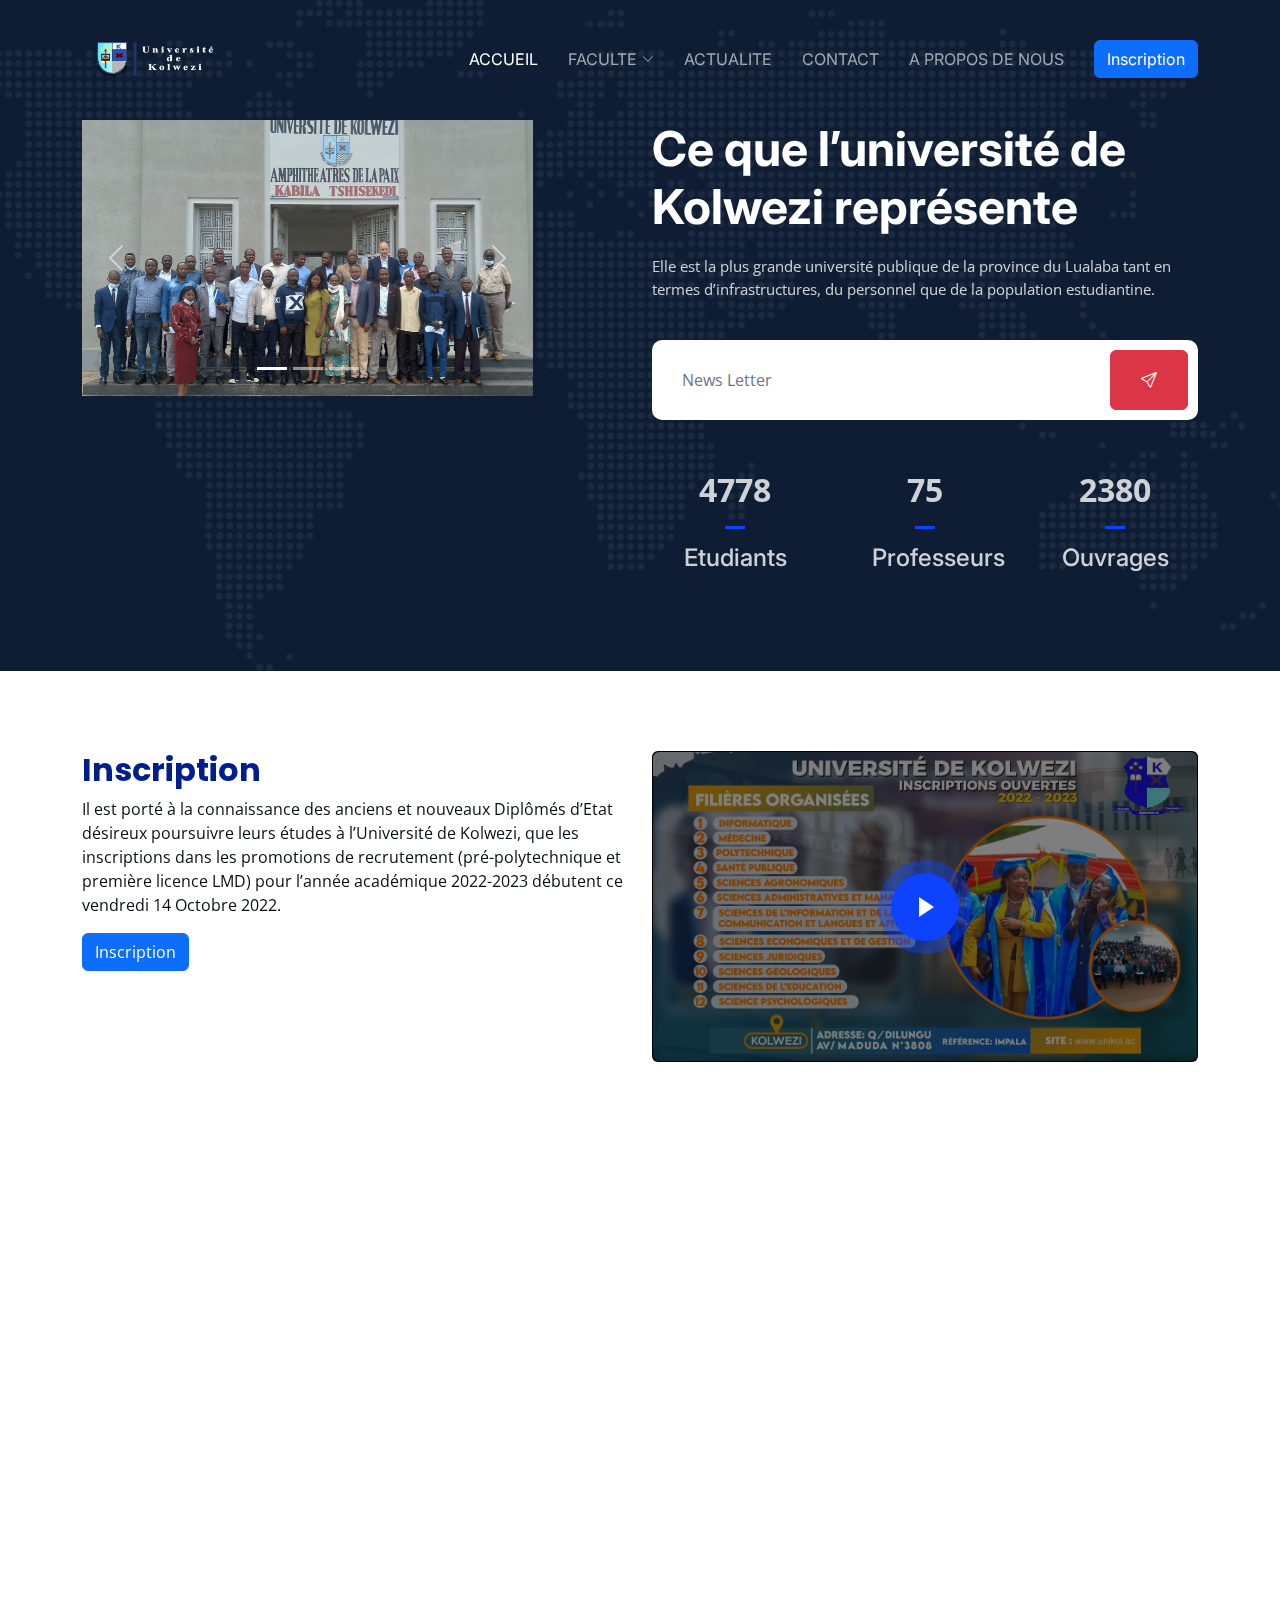
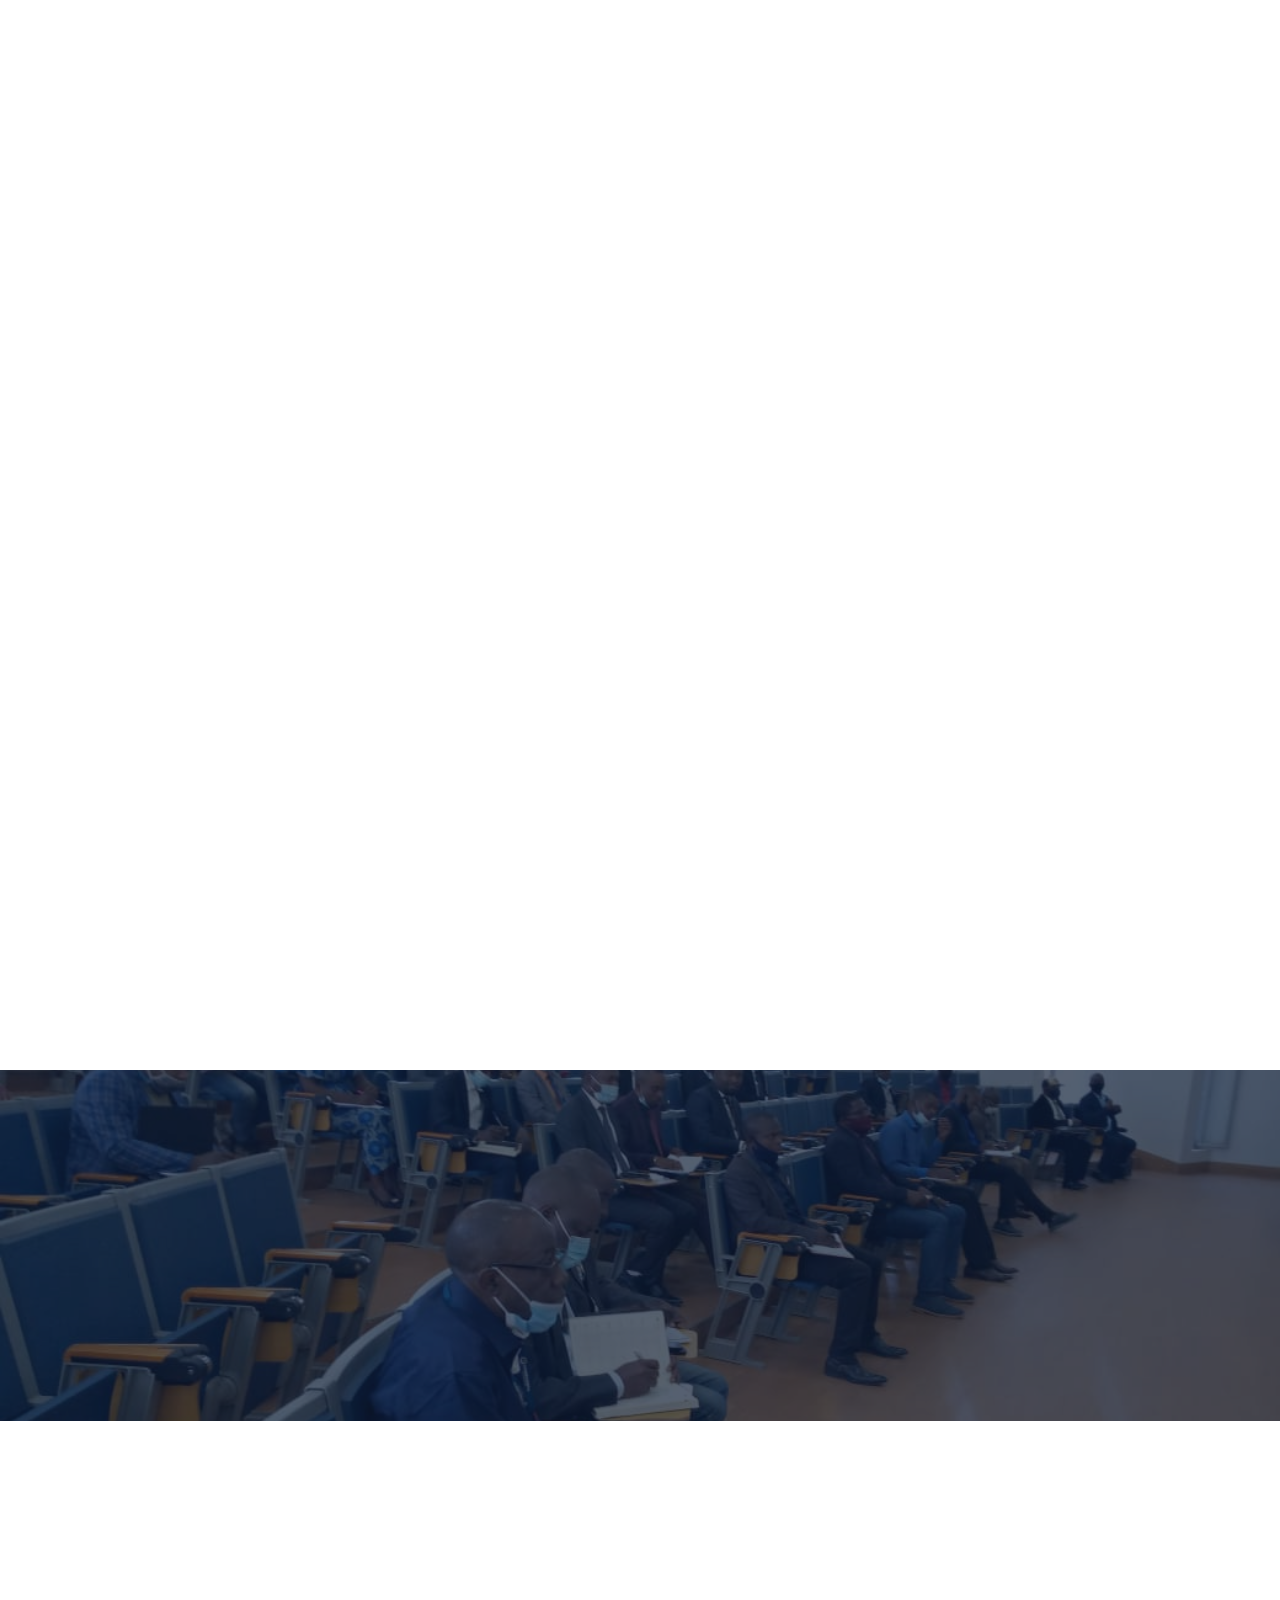
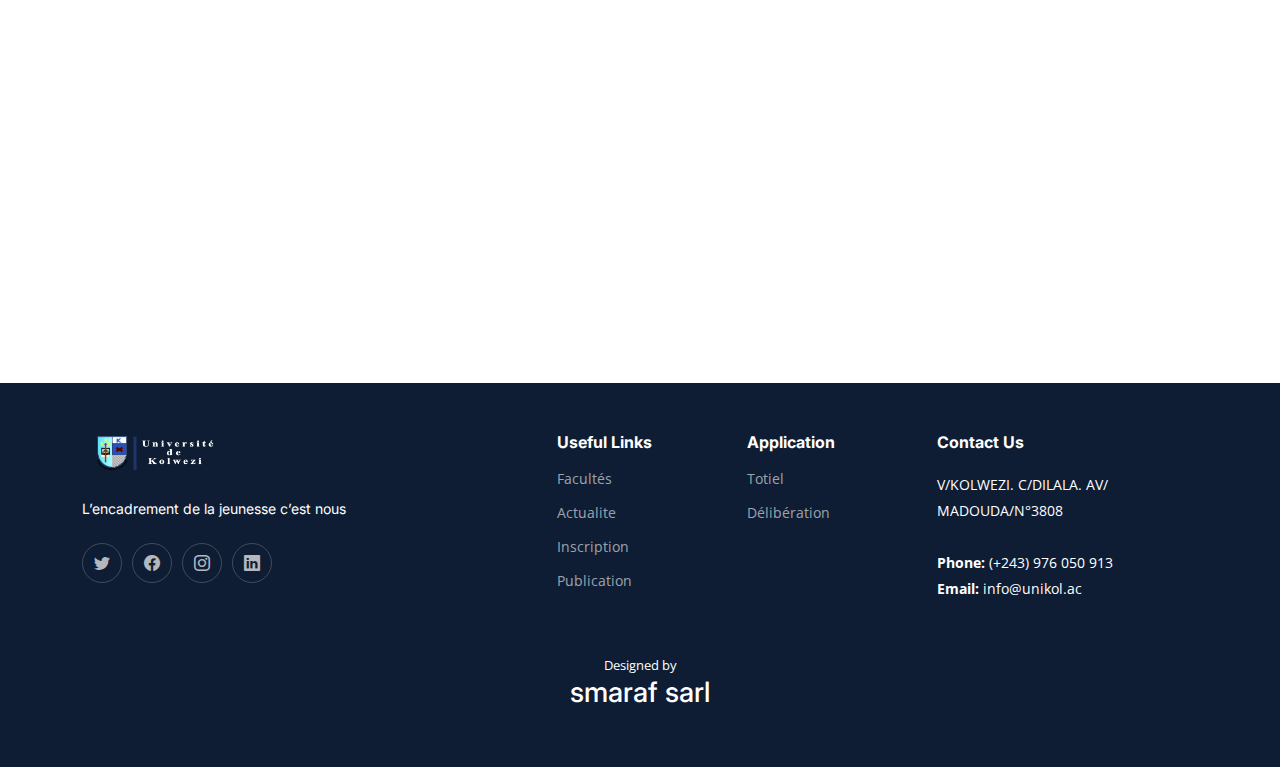
<file: index.html>
<!DOCTYPE html>
<html lang="en">

  <head>
    <meta charset="utf-8">
    <meta content="width=device-width, initial-scale=1.0" name="viewport">
    <title>UNIKOL</title>
    <meta content="" name="description">
    <meta content="" name="keywords">

    <!-- Favicons -->
    <link href="assets/img/favicon.ico" rel="icon">
    <link href="assets/img/apple-touch-icon.png" rel="apple-touch-icon">

    <!-- Google Fonts -->
    <link rel="preconnect" href="https://fonts.googleapis.com">
    <link rel="preconnect" href="https://fonts.gstatic.com" crossorigin>
    <link
      href="https://fonts.googleapis.com/css2?family=Open+Sans:ital,wght@0,300;0,400;0,500;0,600;0,700;1,300;1,400;1,600;1,700&family=Poppins:ital,wght@0,300;0,400;0,500;0,600;0,700;1,300;1,400;1,500;1,600;1,700&family=Inter:ital,wght@0,300;0,400;0,500;0,600;0,700;1,300;1,400;1,500;1,600;1,700&display=swap"
      rel="stylesheet">

    <!-- Vendor CSS Files -->
    <link href="assets/vendor/bootstrap/css/bootstrap.min.css" rel="stylesheet">
    <link href="assets/vendor/bootstrap-icons/bootstrap-icons.css"
      rel="stylesheet">
    <link href="assets/vendor/fontawesome-free/css/all.min.css"
      rel="stylesheet">
    <link href="assets/vendor/glightbox/css/glightbox.min.css" rel="stylesheet">
    <link href="assets/vendor/swiper/swiper-bundle.min.css" rel="stylesheet">
    <link href="assets/vendor/aos/aos.css" rel="stylesheet">

    <!-- Template Main CSS File -->
    <link href="assets/css/main.css" rel="stylesheet">

    <!-- =======================================================
  * Author: Smaraf sarl
  ======================================================== -->
  </head>
  <body>

    <!-- ======= Header ======= -->
    <header id="header" class="header d-flex align-items-center fixed-top">
      <div class="container-fluid container-xl d-flex align-items-center
        justify-content-between">

        <a href="index.html" class="logo d-flex align-items-center">
          <!-- Uncomment the line below if you also wish to use an image logo -->
          <img src="assets/img/logo-inner.png" alt="">
          <!-- <h1>Logis</h1> -->

        </a>

        <i class="mobile-nav-toggle mobile-nav-show bi bi-list"></i>
        <i class="mobile-nav-toggle mobile-nav-hide d-none bi bi-x"></i>
        <nav id="navbar" class="navbar">
          <ul>
            <li><a href="index.html" class="active">ACCUEIL</a></li>
            <li class="dropdown"><a href="#"><span>FACULTE</span> <i class="bi
                  bi-chevron-down dropdown-indicator"></i></a>
              <ul>
                <li><a href="facultes.php?id=3&amp;faculte=Droit">Droit</a>
                </li>
                <li><a href="facultes.php?id=12&amp;faculte=Ecole d'agrégation
                    ">Ecole
                    d'agrégation </a>
                </li>
                <li><a href="facultes.php?id=6&amp;faculte=Médecine">Médecine</a>
                </li>
                <li><a href="facultes.php?id=9&amp;faculte=Polytechnique">Polytechnique</a>
                </li>
                <li><a href="facultes.php?id=8&amp;faculte=Sciences">Sciences</a>
                </li>
                <li><a href="facultes.php?id=11&amp;faculte=Sciences
                    Agronomiques">Sciences Agronomiques</a>
                </li>
                <li><a href="facultes.php?id=5&amp;faculte=Sciences économiques
                    et
                    de gestion">Economie</a>
                </li>
                <li><a href="facultes.php?id=10&amp;faculte=Ecole de Gestion
                    informatique">Informatique</a>
                </li>
                <li><a href="facultes.php?id=1&amp;faculte=Lettres et sciences
                    de
                    l'Information et de la Communication (SIC)">Lettres et SCI</a>
                </li>
                <li><a href="facultes.php?id=4&amp;faculte=Psychologie et
                    sciences
                    de l'éducation">Psychologie</a>
                </li>
                <li><a href="facultes.php?id=7&amp;faculte=L'Ecole de Santé
                    Publique">Santé Publique</a>
                </li>
                <li><a href="facultes.php?id=2&amp;faculte=Sciences Sociales,
                    Politiques et Administratives">SPA</a>
                </li>
              </ul>
            </li>
            <li><a href="about.html">ACTUALITE</a></li>


            <li><a href="contact.html">CONTACT</a></li>
            <li><a href="contact.html">A PROPOS DE NOUS</a></li>
            <li><a href="contact.html">
                <div class="btn btn-primary">Inscription</div>
              </a></li>
          </ul>
        </nav><!-- .navbar -->

      </div>
    </header><!-- End Header -->
    <!-- End Header -->

    <!-- ======= Hero Section ======= -->
    <section id="hero" class="hero d-flex align-items-center">
      <div class="container">
        <div class="row gy-4 d-flex justify-content-between">

          <div class="col-lg-6 order-2 order-lg-2 d-flex flex-column
            justify-content-center">
            <h2 data-aos="fade-up">Ce que l’université de Kolwezi représente</h2>
            <p data-aos="fade-up" data-aos-delay="100">Elle est la plus grande
              université publique de la province du Lualaba tant en termes
              d’infrastructures, du personnel que de la population estudiantine.</p>
            <form action="#" class="form-search d-flex align-items-stretch mb-3"
              data-aos="fade-up" data-aos-delay="200">
              <input type="text" class="form-control" placeholder="News Letter">
              <button type="submit" class="btn btn-danger " style="padding-left:
                30px; padding-right: 30px">
                <i class="bi bi-send"></i>

              </button>
            </form>

            <div class="row gy-4" data-aos="fade-up" data-aos-delay="400">

              <div class="col-lg-4 col-6">
                <div class="stats-item text-center w-100 h-100">
                  <span data-purecounter-start="0" data-purecounter-end="6729"
                    data-purecounter-duration="1" class="purecounter"></span>
                  <h4>Etudiants</h4>
                </div>
              </div><!-- End Stats Item -->

              <div class="col-lg-4 col-6">
                <div class="stats-item text-center w-100 h-100">
                  <span data-purecounter-start="0" data-purecounter-end="105"
                    data-purecounter-duration="1" class="purecounter"></span>
                  <h4>Professeurs</h4>
                </div>
              </div><!-- End Stats Item -->

              <div class="col-lg-4 col-6">
                <div class="stats-item text-center w-100 h-100">
                  <span data-purecounter-start="0" data-purecounter-end="3400"
                    data-purecounter-duration="1" class="purecounter"></span>
                  <h4>Ouvrages</h4>
                </div>
              </div><!-- End Stats Item -->

            </div>
          </div>

          <div class="col-lg-5 order-1 order-lg-1 hero-img" data-aos="zoom-out">
            <!-- <img src="assets/img/undraw_educator_re_ju47.svg" class="img-fluid
              mb-3 mb-lg-0" alt=""> -->
            <div id="carouselExampleIndicators" class="carousel slide"
              data-bs-ride="true">
              <div class="carousel-indicators">
                <button type="button"
                  data-bs-target="#carouselExampleIndicators"
                  data-bs-slide-to="0" class="active" aria-current="true"
                  aria-label="Slide 1"></button>
                <button type="button"
                  data-bs-target="#carouselExampleIndicators"
                  data-bs-slide-to="1" aria-label="Slide 2"></button>
                <button type="button"
                  data-bs-target="#carouselExampleIndicators"
                  data-bs-slide-to="2" aria-label="Slide 3"></button>
              </div>
              <div class="carousel-inner">
                <div class="carousel-item active">
                  <img src="assets/img/slide1.jpg" class="d-block w-100"
                    alt="...">
                </div>
                <div class="carousel-item">
                  <img src="assets/img/slide2.jpg" class="d-block w-100"
                    alt="...">
                </div>
                <div class="carousel-item">
                  <img src="assets/img/slide3.jpg" class="d-block w-100"
                    alt="...">
                </div>
              </div>
              <button class="carousel-control-prev" type="button"
                data-bs-target="#carouselExampleIndicators"
                data-bs-slide="prev">
                <span class="carousel-control-prev-icon" aria-hidden="true"></span>
                <span class="visually-hidden">Previous</span>
              </button>
              <button class="carousel-control-next" type="button"
                data-bs-target="#carouselExampleIndicators"
                data-bs-slide="next">
                <span class="carousel-control-next-icon" aria-hidden="true"></span>
                <span class="visually-hidden">Next</span>
              </button>
            </div>
          </div>

        </div>
      </div>
    </section><!-- End Hero Section -->

    <main id="main">


      <!-- ======= About Us Section ======= -->
      <section id="about" class="about pt-20">
        <div class="container" data-aos="fade-up">

          <div class="row gy-4">
            <div class="col-lg-6 position-relative align-self-start
              order-lg-last order-first">
              <div class="card hadow  bg-black  rounded">
              <img src="assets/img/vide-007.jpg"  style="opacity: 0.5;" class="img-fluid rounded" alt="">
              </div>
              
              <a href="https://youtu.be/2ulrFVtNoW8"
                class="glightbox play-btn"></a>
            </div>
            <div class="col-lg-6 content order-last order-lg-first">
              <h3>Inscription</h3>
              <p>
                Il est porté à la connaissance des anciens et nouveaux Diplômés
                d’Etat désireux poursuivre leurs études à l’Université de
                Kolwezi, que les inscriptions dans les promotions de recrutement
                (pré-polytechnique et première licence LMD) pour l’année
                académique 2022-2023 débutent ce vendredi 14 Octobre 2022.
              </p>
              <div class="btn btn-primary">Inscription</div>
            </div>
          </div>

        </div>
      </section><!-- End About Us Section -->

      <!-- ======= About Us Section ======= -->
      <section id="about" class="about pt-10">
        <div class="container" data-aos="fade-up">
          <div class="section-header">

            <h2 class="">Activites</h2>

          </div>

          <div class="row gy-4" style="margin-top: 20px">
            <div class="col-lg-6 position-relative align-self-start
              order-lg-first order-first">
              <div class="card hadow  bg-black  rounded">
              <img src="assets/img/vide-005.jpg" style="opacity: 0.5;" class="img-fluid rounded" alt="">
              </div>
              <a href="https://www.youtube.com/watch?v=PnjYFHZAafg"
                class="glightbox play-btn"></a>
            </div>
            <div class="col-lg-6 content order-last order-lg-last">
              <h3>Compétition sportive Inter-facultaires</h3>
              <p>
                Le commissaire en charge du sport culture et Arts Paulain Kalau
                a, en présence des membres du comité de gestion et de la
                Délégation générale des étudiants de l'université de Kolwezi,
                lancé officiellement la compétition sportive Inter-facultaires.
                Cette cérémonie s'est déroulée dans le stade omnisports Diur.
              </p>

            </div>
          </div>
          <div class="row gy-4" style="margin-top: 50px">
            
            <div class="col-lg-6 position-relative align-self-start
              order-lg-last order-first">
              <div class="card shadow-lg  bg-black rounded">
              <img src="assets/img/remise.jpg" style="opacity: 0.5;" class="img-fluid rounded" alt="">
            </div>
              <a href="https://www.youtube.com/watch?v=WG1jlp_RC_c"
                class="glightbox play-btn"></a>
            </div>
          
            <div class="col-lg-6 content order-last order-lg-first">
              <h3>Cérémonie de remise des Diplômes</h3>
              <p>
                Le Professeur Ordinaire, Jean-Christophe KASHALA KAPALWOLA, Recteur de l’Université de Kolwezi a procédé à la remise symbolique des Diplômes aux finalistes de différentes facultés
              </p>
               <span class="text-secondary">Une première pour la faculté de Médecine qui a produit ses premiers Médecins en 2019</span>
            </div>
            </div>
            <div class="row gy-4 " style="margin-top: 50px">
              <div class="col-lg-6 position-relative align-self-start
                order-lg-first order-first">
                <div class="card hadow  bg-black  rounded">
                <img src="assets/img/vide-005.jpg" style="opacity: 0.5;" class="img-fluid rounded" alt="">
                </div>
                <a href="https://www.youtube.com/watch?v=PnjYFHZAafg"
                  class="glightbox play-btn"></a>
              </div>
              <div class="col-lg-6 content order-last order-lg-last">
                <h3>Journée Scientifique</h3>
                <p>
                  La faculté des Sciences Economiques et de gestion a organisé le vendredi 24 Septembre des journées scientifiques ayant pour thème : " Université, créativité et développement local"
                </p>
                  <span class="text-secondary">Avec comme invité d’honneur, Le Ministre provincial de l'éducation</span>
              </div>
            </div>
          </div>

        </div>
      </section><!-- End About Us Section -->


      <!-- ======= Testimonials Section ======= -->
      <section id="testimonials" class="testimonials">
        <div class="container">
          <div class="slides-1 swiper" data-aos="fade-up">
            <div class="swiper-wrapper">

              <div class="swiper-slide">
                <div class="testimonial-item">
                  <img src="assets/img/testimonials/testimonials-1.jpg"
                    class="testimonial-img" alt="">
                  <h3>Saul Goodman</h3>
                  <h4>Ceo &amp; Founder</h4>
                </div>
              </div><!-- End testimonial item -->

            </div>
            <div class="swiper-pagination"></div>
          </div>
        </div>
      </section><!-- End Testimonials Section -->

      <!-- ======= Frequently Asked Questions Section ======= -->
      <section id="faq" class="faq">
        <div class="container" data-aos="fade-up">

          <div class="section-header">

            <h2>Université de Kolwezi - Encadrement de l’Elite du Lualaba</h2>
          </div>
          <div class="row justify-content-center" data-aos="fade-up"
            data-aos-delay="200">
            <div class="col-lg-10">

              <div class="accordion accordion-flush" id="faqlist">


                <h5>
                  L’Université de Kolwezi est un établissement public
                  d’enseignement universitaire qui est implanté à Kolwezi,
                  chef-lieu de la province minière du Lualaba dans le Sud-est de
                  la République Démocratique du Congo.

                  L’UNIKOL compte actuellement onze facultés (Droit, Sciences
                  Agronomiques, Sciences, Sciences Economiques et de Gestion,
                  Polytechnique, Lettres et Sciences Humaines, Sciences de
                  l’Information et de la Communication, Médecine, Sciences
                  Politiques et Administratives, Psychologie et Sciences de
                  l’Education) et une école (Santé Publique). Ces Facultés sont
                  réparties sur deux sites : Bebyati au Centre-ville et Musompo
                  à l’Est de la ville de Kolwezi.
                </h5>
                <p class="padding-30px-left xs-padding-20px-left no-margin
                  text-secondary">"Au niveau régional, elle est la plus grande
                  université publique de la province du Lualaba tant en termes
                  d’infrastructures, du personnel que de la population
                  estudiantine."</p>
              </div>

            </div>
          </div>

        </div>
      </section><!-- End Frequently Asked Questions Section -->

    </main><!-- End #main -->

    <!-- ======= Footer ======= -->
    <footer id="footer" class="footer">

      <div class="container">
        <div class="row gy-4">
          <div class="col-lg-5 col-md-12 footer-info">
            <a href="index.html" class="logo d-flex align-items-center">
              <span class="text-danger"><img src="assets/img/logo.png" alt=""
                  srcset=""></span>
            </a>
            <p>L’encadrement de la jeunesse c’est nous</p>
            <div class="social-links d-flex mt-4">
              <a href="#" class="twitter"><i class="bi bi-twitter"></i></a>
              <a
                href="https://web.facebook.com/groups/935399683581798/?_rdc=1&_rdr"
                class="facebook"><i class="bi bi-facebook"></i></a>
              <a href="#" class="instagram"><i class="bi bi-instagram"></i></a>
              <a href="#" class="linkedin"><i class="bi bi-linkedin"></i></a>
            </div>
          </div>

          <div class="col-lg-2 col-6 footer-links">
            <h4>Useful Links</h4>
            <ul>
              <li><a href="#">Facultés</a></li>
              <li><a href="#">Actualite</a></li>
              <li><a href="#">Inscription</a></li>
              <li><a href="#">Publication</a></li>
            </ul>
          </div>

          <div class="col-lg-2 col-6 footer-links">
            <h4>Application</h4>
            <ul>
              <li><a href="https://totiel.unikol.ac/">Totiel</a></li>
              <li><a href="https://resultat.unikol.ac/">Délibération</a></li>
            </ul>
          </div>

          <div class="col-lg-3 col-md-12 footer-contact text-center
            text-md-start">
            <h4>Contact Us</h4>
            <p>
              V/KOLWEZI. C/DILALA. AV/ MADOUDA/N°3808<br><br>
              <strong>Phone:</strong> (+243) 976 050 913<br>
              <strong>Email:</strong> info@unikol.ac<br>
            </p>

          </div>

        </div>
      </div>

      <div class="container mt-4">

        <div class="credits">
          Designed by <h3><a href="https://Smaraf.com/">smaraf sarl</a></h3>
        </div>
      </div>

    </footer>

    <a href="#" class="scroll-top d-flex align-items-center
      justify-content-center"><i class="bi bi-arrow-up-short"></i></a>
    <div id="preloader"></div>
    <script src="assets/vendor/bootstrap/js/bootstrap.bundle.min.js"></script>
    <script src="assets/vendor/purecounter/purecounter_vanilla.js"></script>
    <script src="assets/vendor/glightbox/js/glightbox.min.js"></script>
    <script src="assets/vendor/swiper/swiper-bundle.min.js"></script>
    <script src="assets/vendor/aos/aos.js"></script>
    <script src="assets/vendor/php-email-form/validate.js"></script>
    <script src="assets/js/main.js"></script>

  </body>

</html>
</file>
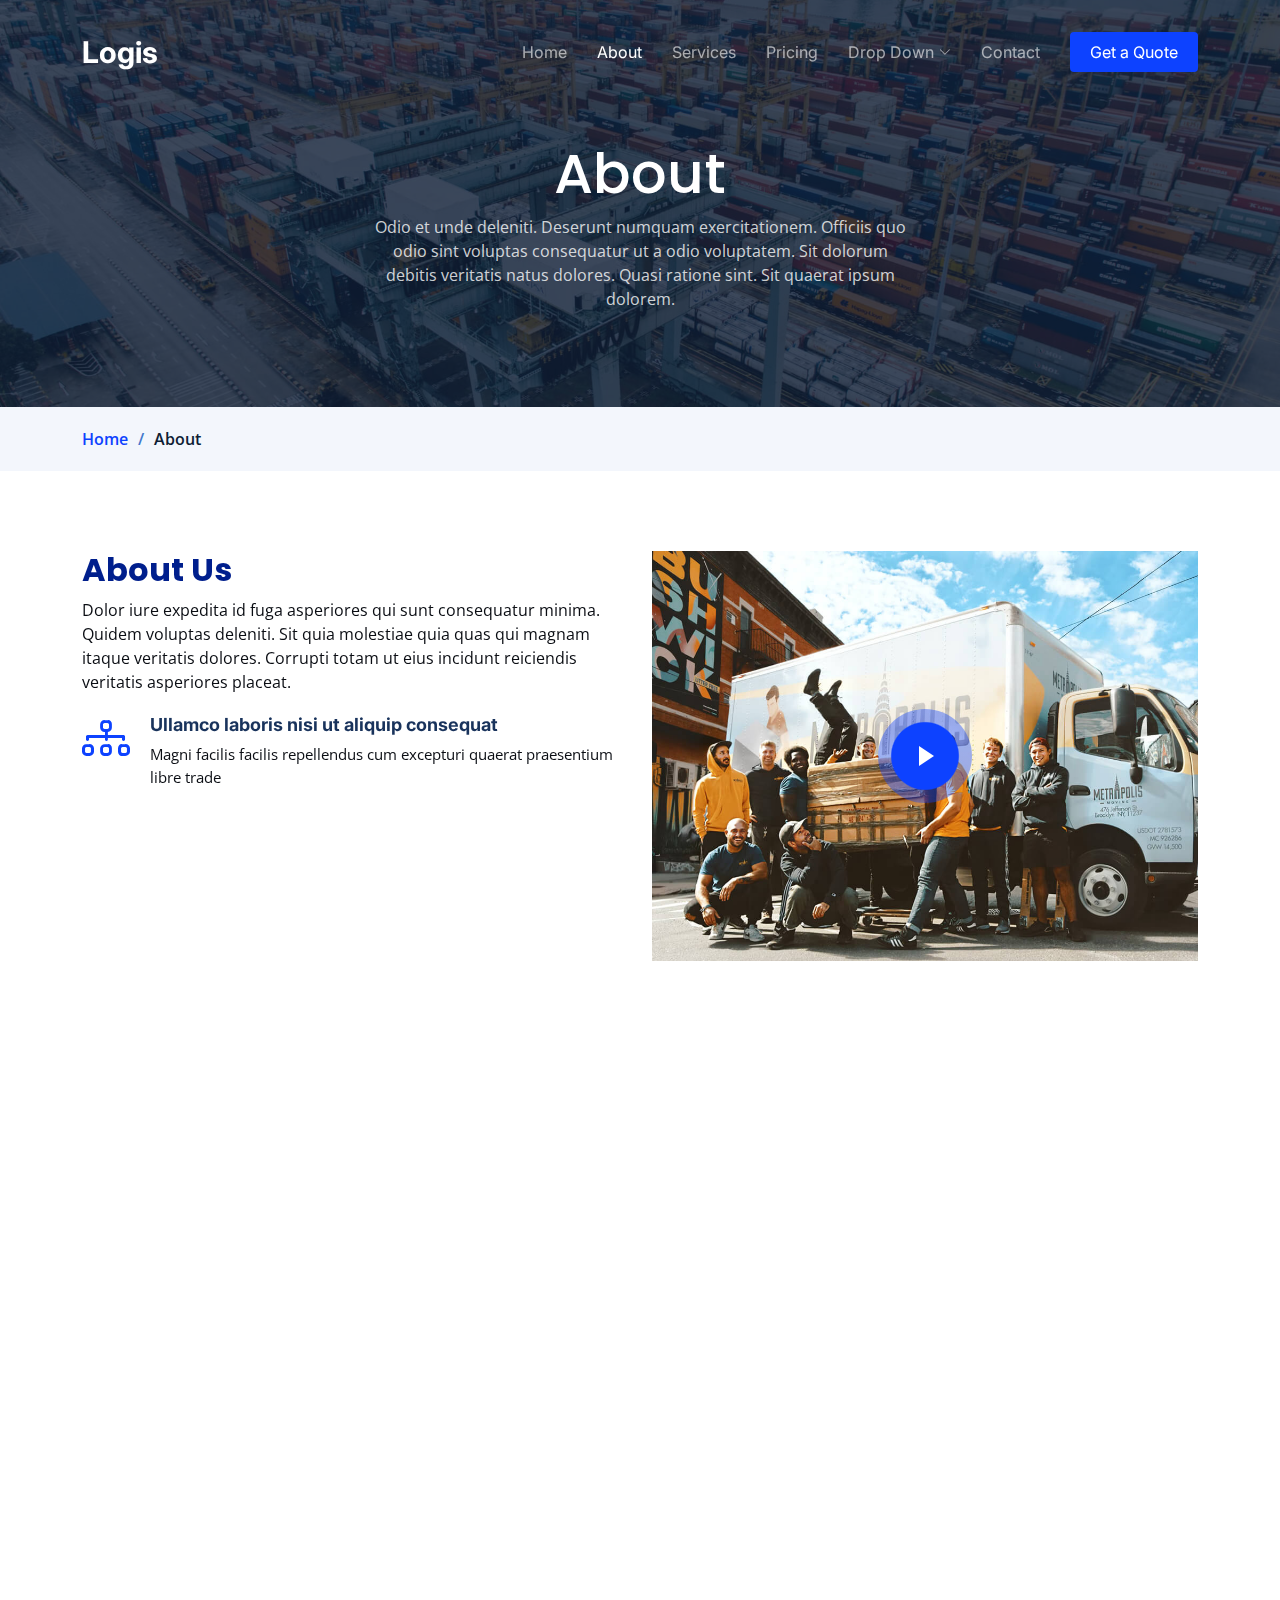
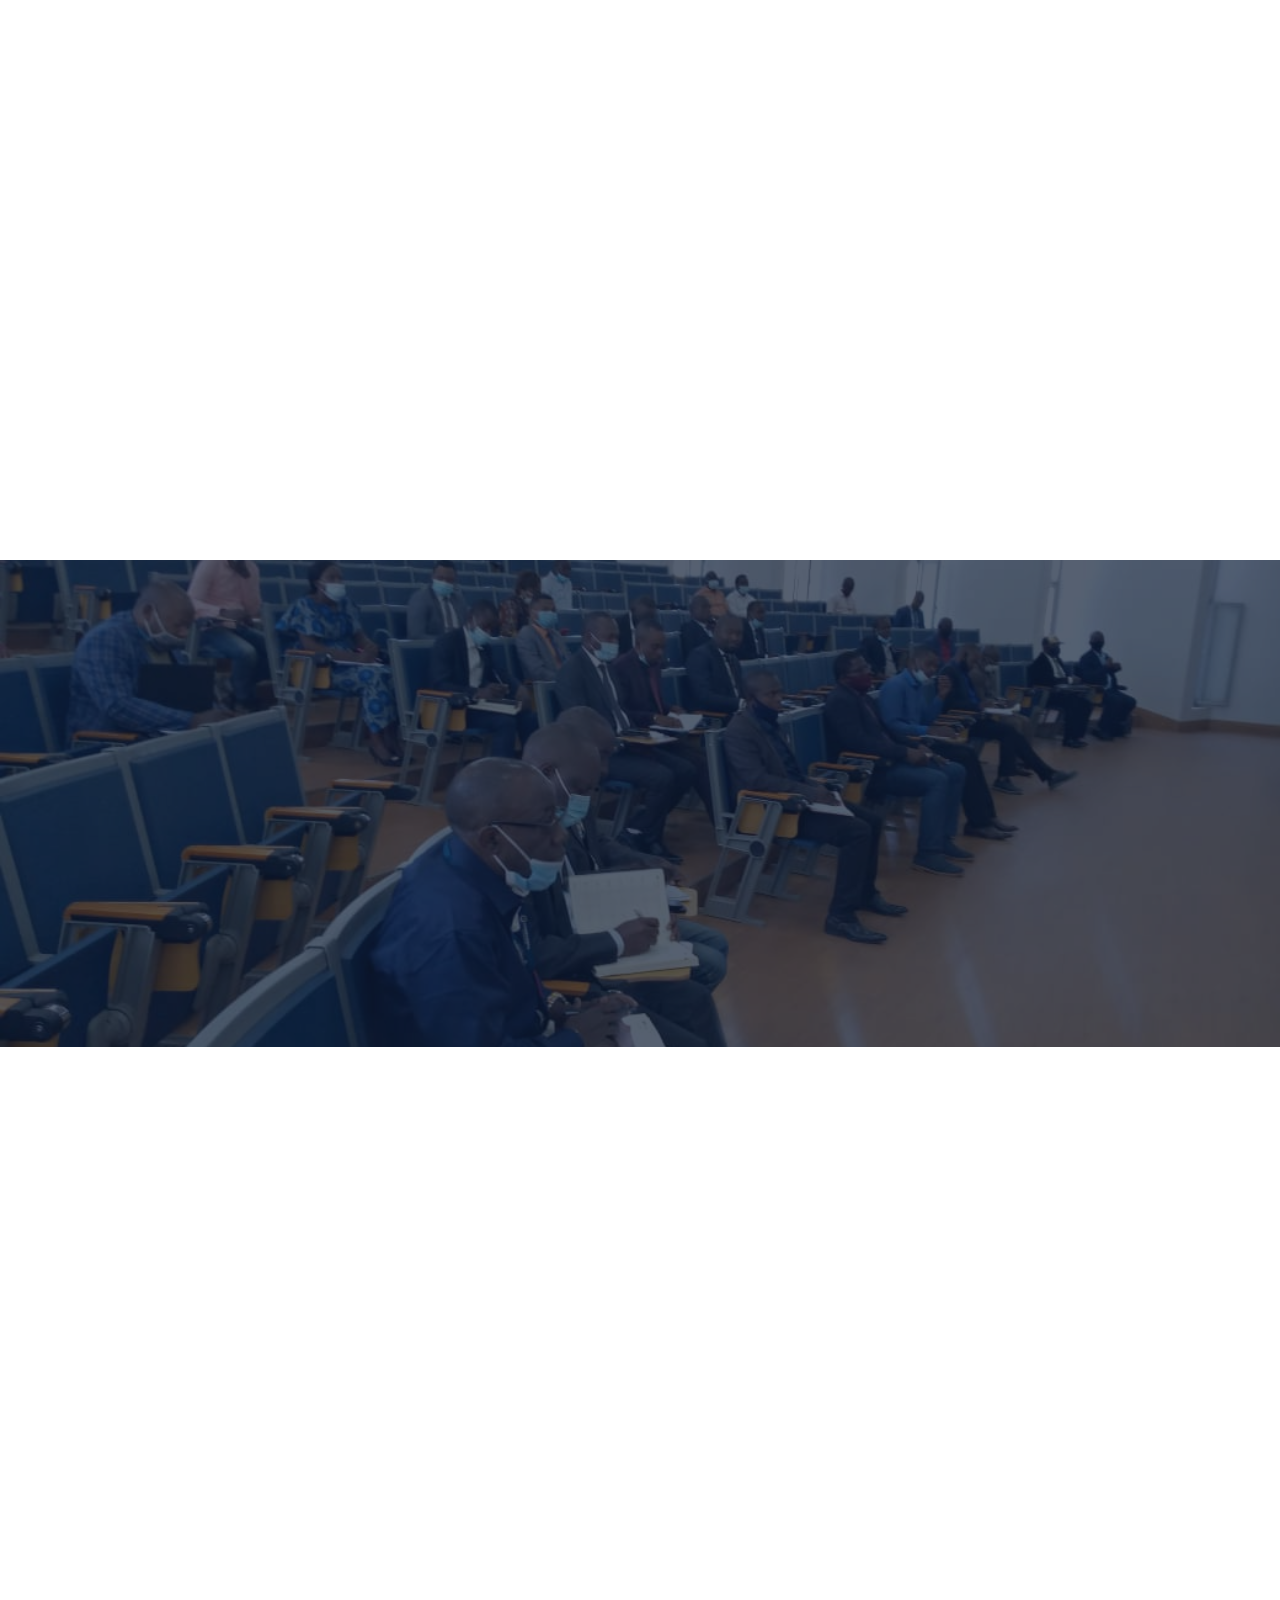
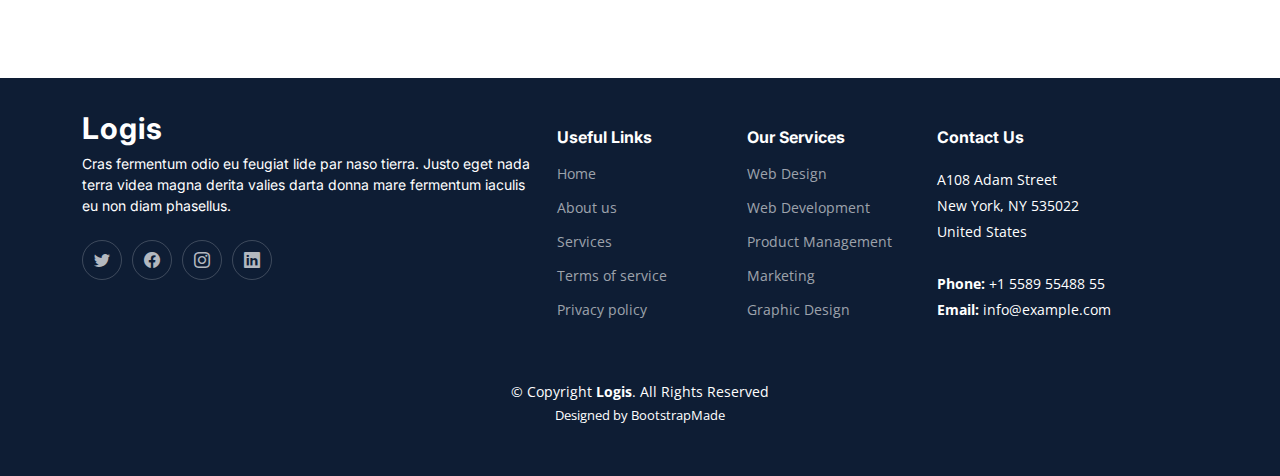
<file: about.html>
<!DOCTYPE html>
<html lang="en">

<head>
  <meta charset="utf-8">
  <meta content="width=device-width, initial-scale=1.0" name="viewport">

  <title>Logis Bootstrap Template - About</title>
  <meta content="" name="description">
  <meta content="" name="keywords">

  <!-- Favicons -->
  <link href="assets/img/favicon.png" rel="icon">
  <link href="assets/img/apple-touch-icon.png" rel="apple-touch-icon">

  <!-- Google Fonts -->
  <link rel="preconnect" href="https://fonts.googleapis.com">
  <link rel="preconnect" href="https://fonts.gstatic.com" crossorigin>
  <link href="https://fonts.googleapis.com/css2?family=Open+Sans:ital,wght@0,300;0,400;0,500;0,600;0,700;1,300;1,400;1,600;1,700&family=Poppins:ital,wght@0,300;0,400;0,500;0,600;0,700;1,300;1,400;1,500;1,600;1,700&family=Inter:ital,wght@0,300;0,400;0,500;0,600;0,700;1,300;1,400;1,500;1,600;1,700&display=swap" rel="stylesheet">

  <!-- Vendor CSS Files -->
  <link href="assets/vendor/bootstrap/css/bootstrap.min.css" rel="stylesheet">
  <link href="assets/vendor/bootstrap-icons/bootstrap-icons.css" rel="stylesheet">
  <link href="assets/vendor/fontawesome-free/css/all.min.css" rel="stylesheet">
  <link href="assets/vendor/glightbox/css/glightbox.min.css" rel="stylesheet">
  <link href="assets/vendor/swiper/swiper-bundle.min.css" rel="stylesheet">
  <link href="assets/vendor/aos/aos.css" rel="stylesheet">

  <!-- Template Main CSS File -->
  <link href="assets/css/main.css" rel="stylesheet">

  <!-- =======================================================
  * Template Name: Logis - v1.2.1
  * Template URL: https://bootstrapmade.com/logis-bootstrap-logistics-website-template/
  * Author: BootstrapMade.com
  * License: https://bootstrapmade.com/license/
  ======================================================== -->
</head>

<body>

  <!-- ======= Header ======= -->
  <header id="header" class="header d-flex align-items-center fixed-top">
    <div class="container-fluid container-xl d-flex align-items-center justify-content-between">

      <a href="index.html" class="logo d-flex align-items-center">
        <!-- Uncomment the line below if you also wish to use an image logo -->
        <!-- <img src="assets/img/logo.png" alt=""> -->
        <h1>Logis</h1>
      </a>

      <i class="mobile-nav-toggle mobile-nav-show bi bi-list"></i>
      <i class="mobile-nav-toggle mobile-nav-hide d-none bi bi-x"></i>
      <nav id="navbar" class="navbar">
        <ul>
          <li><a href="index.html">Home</a></li>
          <li><a href="about.html" class="active">About</a></li>
          <li><a href="services.html">Services</a></li>
          <li><a href="pricing.html">Pricing</a></li>
          <li class="dropdown"><a href="#"><span>Drop Down</span> <i class="bi bi-chevron-down dropdown-indicator"></i></a>
            <ul>
              <li><a href="#">Drop Down 1</a></li>
              <li class="dropdown"><a href="#"><span>Deep Drop Down</span> <i class="bi bi-chevron-down dropdown-indicator"></i></a>
                <ul>
                  <li><a href="#">Deep Drop Down 1</a></li>
                  <li><a href="#">Deep Drop Down 2</a></li>
                  <li><a href="#">Deep Drop Down 3</a></li>
                  <li><a href="#">Deep Drop Down 4</a></li>
                  <li><a href="#">Deep Drop Down 5</a></li>
                </ul>
              </li>
              <li><a href="#">Drop Down 2</a></li>
              <li><a href="#">Drop Down 3</a></li>
              <li><a href="#">Drop Down 4</a></li>
            </ul>
          </li>
          <li><a href="contact.html">Contact</a></li>
          <li><a class="get-a-quote" href="get-a-quote.html">Get a Quote</a></li>
        </ul>
      </nav><!-- .navbar -->

    </div>
  </header><!-- End Header -->
  <!-- End Header -->

  <main id="main">

    <!-- ======= Breadcrumbs ======= -->
    <div class="breadcrumbs">
      <div class="page-header d-flex align-items-center" style="background-image: url('assets/img/page-header.jpg');">
        <div class="container position-relative">
          <div class="row d-flex justify-content-center">
            <div class="col-lg-6 text-center">
              <h2>About</h2>
              <p>Odio et unde deleniti. Deserunt numquam exercitationem. Officiis quo odio sint voluptas consequatur ut a odio voluptatem. Sit dolorum debitis veritatis natus dolores. Quasi ratione sint. Sit quaerat ipsum dolorem.</p>
            </div>
          </div>
        </div>
      </div>
      <nav>
        <div class="container">
          <ol>
            <li><a href="index.html">Home</a></li>
            <li>About</li>
          </ol>
        </div>
      </nav>
    </div><!-- End Breadcrumbs -->

    <!-- ======= About Us Section ======= -->
    <section id="about" class="about">
      <div class="container" data-aos="fade-up">

        <div class="row gy-4">
          <div class="col-lg-6 position-relative align-self-start order-lg-last order-first">
            <img src="assets/img/about.jpg" class="img-fluid" alt="">
            <a href="https://www.youtube.com/watch?v=LXb3EKWsInQ" class="glightbox play-btn"></a>
          </div>
          <div class="col-lg-6 content order-last  order-lg-first">
            <h3>About Us</h3>
            <p>
              Dolor iure expedita id fuga asperiores qui sunt consequatur minima. Quidem voluptas deleniti. Sit quia molestiae quia quas qui magnam itaque veritatis dolores. Corrupti totam ut eius incidunt reiciendis veritatis asperiores placeat.
            </p>
            <ul>
              <li data-aos="fade-up" data-aos-delay="100">
                <i class="bi bi-diagram-3"></i>
                <div>
                  <h5>Ullamco laboris nisi ut aliquip consequat</h5>
                  <p>Magni facilis facilis repellendus cum excepturi quaerat praesentium libre trade</p>
                </div>
              </li>
              <li data-aos="fade-up" data-aos-delay="200">
                <i class="bi bi-fullscreen-exit"></i>
                <div>
                  <h5>Magnam soluta odio exercitationem reprehenderi</h5>
                  <p>Quo totam dolorum at pariatur aut distinctio dolorum laudantium illo direna pasata redi</p>
                </div>
              </li>
              <li data-aos="fade-up" data-aos-delay="300">
                <i class="bi bi-broadcast"></i>
                <div>
                  <h5>Voluptatem et qui exercitationem</h5>
                  <p>Et velit et eos maiores est tempora et quos dolorem autem tempora incidunt maxime veniam</p>
                </div>
              </li>
            </ul>
          </div>
        </div>

      </div>
    </section><!-- End About Us Section -->

    <!-- ======= Stats Counter Section ======= -->
    <section id="stats-counter" class="stats-counter pt-0">
      <div class="container" data-aos="fade-up">

        <div class="row gy-4">

          <div class="col-lg-3 col-md-6">
            <div class="stats-item text-center w-100 h-100">
              <span data-purecounter-start="0" data-purecounter-end="232" data-purecounter-duration="1" class="purecounter"></span>
              <p>Clients</p>
            </div>
          </div><!-- End Stats Item -->

          <div class="col-lg-3 col-md-6">
            <div class="stats-item text-center w-100 h-100">
              <span data-purecounter-start="0" data-purecounter-end="521" data-purecounter-duration="1" class="purecounter"></span>
              <p>Projects</p>
            </div>
          </div><!-- End Stats Item -->

          <div class="col-lg-3 col-md-6">
            <div class="stats-item text-center w-100 h-100">
              <span data-purecounter-start="0" data-purecounter-end="1453" data-purecounter-duration="1" class="purecounter"></span>
              <p>Hours Of Support</p>
            </div>
          </div><!-- End Stats Item -->

          <div class="col-lg-3 col-md-6">
            <div class="stats-item text-center w-100 h-100">
              <span data-purecounter-start="0" data-purecounter-end="32" data-purecounter-duration="1" class="purecounter"></span>
              <p>Workers</p>
            </div>
          </div><!-- End Stats Item -->

        </div>

      </div>
    </section><!-- End Stats Counter Section -->

    <!-- ======= Our Team Section ======= -->
    <section id="team" class="team pt-0">
      <div class="container" data-aos="fade-up">

        <div class="section-header">
          <span>Our Team</span>
          <h2>Our Team</h2>

        </div>

        <div class="row" data-aos="fade-up" data-aos-delay="100">

          <div class="col-lg-4 col-md-6 d-flex">
            <div class="member">
              <img src="assets/img/team/team-1.jpg" class="img-fluid" alt="">
              <div class="member-content">
                <h4>Walter White</h4>
                <span>Web Development</span>
                <p>
                  Magni qui quod omnis unde et eos fuga et exercitationem. Odio veritatis perspiciatis quaerat qui aut aut aut
                 </p>
                <div class="social">
                  <a href=""><i class="bi bi-twitter"></i></a>
                  <a href=""><i class="bi bi-facebook"></i></a>
                  <a href=""><i class="bi bi-instagram"></i></a>
                  <a href=""><i class="bi bi-linkedin"></i></a>
                </div>
              </div>
            </div>
          </div><!-- End Team Member -->

          <div class="col-lg-4 col-md-6 d-flex">
            <div class="member">
              <img src="assets/img/team/team-2.jpg" class="img-fluid" alt="">
              <div class="member-content">
                <h4>Sarah Jhinson</h4>
                <span>Marketing</span>
                <p>
                  Repellat fugiat adipisci nemo illum nesciunt voluptas repellendus. In architecto rerum rerum temporibus
                </p>
                <div class="social">
                  <a href=""><i class="bi bi-twitter"></i></a>
                  <a href=""><i class="bi bi-facebook"></i></a>
                  <a href=""><i class="bi bi-instagram"></i></a>
                  <a href=""><i class="bi bi-linkedin"></i></a>
                </div>
              </div>
            </div>
          </div><!-- End Team Member -->

          <div class="col-lg-4 col-md-6 d-flex">
            <div class="member">
              <img src="assets/img/team/team-3.jpg" class="img-fluid" alt="">
              <div class="member-content">
                <h4>William Anderson</h4>
                <span>Content</span>
                <p>
                  Voluptas necessitatibus occaecati quia. Earum totam consequuntur qui porro et laborum toro des clara
                </p>
                <div class="social">
                  <a href=""><i class="bi bi-twitter"></i></a>
                  <a href=""><i class="bi bi-facebook"></i></a>
                  <a href=""><i class="bi bi-instagram"></i></a>
                  <a href=""><i class="bi bi-linkedin"></i></a>
                </div>
              </div>
            </div>
          </div><!-- End Team Member -->

        </div>

      </div>
    </section><!-- End Our Team Section -->

    <!-- ======= Testimonials Section ======= -->
    <section id="testimonials" class="testimonials">
      <div class="container">

        <div class="slides-1 swiper" data-aos="fade-up">
          <div class="swiper-wrapper">

            <div class="swiper-slide">
              <div class="testimonial-item">
                <img src="assets/img/testimonials/testimonials-1.jpg" class="testimonial-img" alt="">
                <h3>Saul Goodman</h3>
                <h4>Ceo &amp; Founder</h4>
                <div class="stars">
                  <i class="bi bi-star-fill"></i><i class="bi bi-star-fill"></i><i class="bi bi-star-fill"></i><i class="bi bi-star-fill"></i><i class="bi bi-star-fill"></i>
                </div>
                <p>
                  <i class="bi bi-quote quote-icon-left"></i>
                  Proin iaculis purus consequat sem cure digni ssim donec porttitora entum suscipit rhoncus. Accusantium quam, ultricies eget id, aliquam eget nibh et. Maecen aliquam, risus at semper.
                  <i class="bi bi-quote quote-icon-right"></i>
                </p>
              </div>
            </div><!-- End testimonial item -->

            <div class="swiper-slide">
              <div class="testimonial-item">
                <img src="assets/img/testimonials/testimonials-2.jpg" class="testimonial-img" alt="">
                <h3>Sara Wilsson</h3>
                <h4>Designer</h4>
                <div class="stars">
                  <i class="bi bi-star-fill"></i><i class="bi bi-star-fill"></i><i class="bi bi-star-fill"></i><i class="bi bi-star-fill"></i><i class="bi bi-star-fill"></i>
                </div>
                <p>
                  <i class="bi bi-quote quote-icon-left"></i>
                  Export tempor illum tamen malis malis eram quae irure esse labore quem cillum quid cillum eram malis quorum velit fore eram velit sunt aliqua noster fugiat irure amet legam anim culpa.
                  <i class="bi bi-quote quote-icon-right"></i>
                </p>
              </div>
            </div><!-- End testimonial item -->

            <div class="swiper-slide">
              <div class="testimonial-item">
                <img src="assets/img/testimonials/testimonials-3.jpg" class="testimonial-img" alt="">
                <h3>Jena Karlis</h3>
                <h4>Store Owner</h4>
                <div class="stars">
                  <i class="bi bi-star-fill"></i><i class="bi bi-star-fill"></i><i class="bi bi-star-fill"></i><i class="bi bi-star-fill"></i><i class="bi bi-star-fill"></i>
                </div>
                <p>
                  <i class="bi bi-quote quote-icon-left"></i>
                  Enim nisi quem export duis labore cillum quae magna enim sint quorum nulla quem veniam duis minim tempor labore quem eram duis noster aute amet eram fore quis sint minim.
                  <i class="bi bi-quote quote-icon-right"></i>
                </p>
              </div>
            </div><!-- End testimonial item -->

            <div class="swiper-slide">
              <div class="testimonial-item">
                <img src="assets/img/testimonials/testimonials-4.jpg" class="testimonial-img" alt="">
                <h3>Matt Brandon</h3>
                <h4>Freelancer</h4>
                <div class="stars">
                  <i class="bi bi-star-fill"></i><i class="bi bi-star-fill"></i><i class="bi bi-star-fill"></i><i class="bi bi-star-fill"></i><i class="bi bi-star-fill"></i>
                </div>
                <p>
                  <i class="bi bi-quote quote-icon-left"></i>
                  Fugiat enim eram quae cillum dolore dolor amet nulla culpa multos export minim fugiat minim velit minim dolor enim duis veniam ipsum anim magna sunt elit fore quem dolore labore illum veniam.
                  <i class="bi bi-quote quote-icon-right"></i>
                </p>
              </div>
            </div><!-- End testimonial item -->

            <div class="swiper-slide">
              <div class="testimonial-item">
                <img src="assets/img/testimonials/testimonials-5.jpg" class="testimonial-img" alt="">
                <h3>John Larson</h3>
                <h4>Entrepreneur</h4>
                <div class="stars">
                  <i class="bi bi-star-fill"></i><i class="bi bi-star-fill"></i><i class="bi bi-star-fill"></i><i class="bi bi-star-fill"></i><i class="bi bi-star-fill"></i>
                </div>
                <p>
                  <i class="bi bi-quote quote-icon-left"></i>
                  Quis quorum aliqua sint quem legam fore sunt eram irure aliqua veniam tempor noster veniam enim culpa labore duis sunt culpa nulla illum cillum fugiat legam esse veniam culpa fore nisi cillum quid.
                  <i class="bi bi-quote quote-icon-right"></i>
                </p>
              </div>
            </div><!-- End testimonial item -->

          </div>
          <div class="swiper-pagination"></div>
        </div>

      </div>
    </section><!-- End Testimonials Section -->

    <!-- ======= Frequently Asked Questions Section ======= -->
    <section id="faq" class="faq">
      <div class="container" data-aos="fade-up">

        <div class="section-header">
          <span>Frequently Asked Questions</span>
          <h2>Frequently Asked Questions</h2>

        </div>

        <div class="row justify-content-center" data-aos="fade-up" data-aos-delay="200">
          <div class="col-lg-10">

            <div class="accordion accordion-flush" id="faqlist">

              <div class="accordion-item">
                <h3 class="accordion-header">
                  <button class="accordion-button collapsed" type="button" data-bs-toggle="collapse" data-bs-target="#faq-content-1">
                    <i class="bi bi-question-circle question-icon"></i>
                    Non consectetur a erat nam at lectus urna duis?
                  </button>
                </h3>
                <div id="faq-content-1" class="accordion-collapse collapse" data-bs-parent="#faqlist">
                  <div class="accordion-body">
                    Feugiat pretium nibh ipsum consequat. Tempus iaculis urna id volutpat lacus laoreet non curabitur gravida. Venenatis lectus magna fringilla urna porttitor rhoncus dolor purus non.
                  </div>
                </div>
              </div><!-- # Faq item-->

              <div class="accordion-item">
                <h3 class="accordion-header">
                  <button class="accordion-button collapsed" type="button" data-bs-toggle="collapse" data-bs-target="#faq-content-2">
                    <i class="bi bi-question-circle question-icon"></i>
                    Feugiat scelerisque varius morbi enim nunc faucibus a pellentesque?
                  </button>
                </h3>
                <div id="faq-content-2" class="accordion-collapse collapse" data-bs-parent="#faqlist">
                  <div class="accordion-body">
                    Dolor sit amet consectetur adipiscing elit pellentesque habitant morbi. Id interdum velit laoreet id donec ultrices. Fringilla phasellus faucibus scelerisque eleifend donec pretium. Est pellentesque elit ullamcorper dignissim. Mauris ultrices eros in cursus turpis massa tincidunt dui.
                  </div>
                </div>
              </div><!-- # Faq item-->

              <div class="accordion-item">
                <h3 class="accordion-header">
                  <button class="accordion-button collapsed" type="button" data-bs-toggle="collapse" data-bs-target="#faq-content-3">
                    <i class="bi bi-question-circle question-icon"></i>
                    Dolor sit amet consectetur adipiscing elit pellentesque habitant morbi?
                  </button>
                </h3>
                <div id="faq-content-3" class="accordion-collapse collapse" data-bs-parent="#faqlist">
                  <div class="accordion-body">
                    Eleifend mi in nulla posuere sollicitudin aliquam ultrices sagittis orci. Faucibus pulvinar elementum integer enim. Sem nulla pharetra diam sit amet nisl suscipit. Rutrum tellus pellentesque eu tincidunt. Lectus urna duis convallis convallis tellus. Urna molestie at elementum eu facilisis sed odio morbi quis
                  </div>
                </div>
              </div><!-- # Faq item-->

              <div class="accordion-item">
                <h3 class="accordion-header">
                  <button class="accordion-button collapsed" type="button" data-bs-toggle="collapse" data-bs-target="#faq-content-4">
                    <i class="bi bi-question-circle question-icon"></i>
                    Ac odio tempor orci dapibus. Aliquam eleifend mi in nulla?
                  </button>
                </h3>
                <div id="faq-content-4" class="accordion-collapse collapse" data-bs-parent="#faqlist">
                  <div class="accordion-body">
                    <i class="bi bi-question-circle question-icon"></i>
                    Dolor sit amet consectetur adipiscing elit pellentesque habitant morbi. Id interdum velit laoreet id donec ultrices. Fringilla phasellus faucibus scelerisque eleifend donec pretium. Est pellentesque elit ullamcorper dignissim. Mauris ultrices eros in cursus turpis massa tincidunt dui.
                  </div>
                </div>
              </div><!-- # Faq item-->

              <div class="accordion-item">
                <h3 class="accordion-header">
                  <button class="accordion-button collapsed" type="button" data-bs-toggle="collapse" data-bs-target="#faq-content-5">
                    <i class="bi bi-question-circle question-icon"></i>
                    Tempus quam pellentesque nec nam aliquam sem et tortor consequat?
                  </button>
                </h3>
                <div id="faq-content-5" class="accordion-collapse collapse" data-bs-parent="#faqlist">
                  <div class="accordion-body">
                    Molestie a iaculis at erat pellentesque adipiscing commodo. Dignissim suspendisse in est ante in. Nunc vel risus commodo viverra maecenas accumsan. Sit amet nisl suscipit adipiscing bibendum est. Purus gravida quis blandit turpis cursus in
                  </div>
                </div>
              </div><!-- # Faq item-->

            </div>

          </div>
        </div>

      </div>
    </section><!-- End Frequently Asked Questions Section -->

  </main><!-- End #main -->

  <!-- ======= Footer ======= -->
  <footer id="footer" class="footer">

    <div class="container">
      <div class="row gy-4">
        <div class="col-lg-5 col-md-12 footer-info">
          <a href="index.html" class="logo d-flex align-items-center">
            <span>Logis</span>
          </a>
          <p>Cras fermentum odio eu feugiat lide par naso tierra. Justo eget nada terra videa magna derita valies darta donna mare fermentum iaculis eu non diam phasellus.</p>
          <div class="social-links d-flex mt-4">
            <a href="#" class="twitter"><i class="bi bi-twitter"></i></a>
            <a href="#" class="facebook"><i class="bi bi-facebook"></i></a>
            <a href="#" class="instagram"><i class="bi bi-instagram"></i></a>
            <a href="#" class="linkedin"><i class="bi bi-linkedin"></i></a>
          </div>
        </div>

        <div class="col-lg-2 col-6 footer-links">
          <h4>Useful Links</h4>
          <ul>
            <li><a href="#">Home</a></li>
            <li><a href="#">About us</a></li>
            <li><a href="#">Services</a></li>
            <li><a href="#">Terms of service</a></li>
            <li><a href="#">Privacy policy</a></li>
          </ul>
        </div>

        <div class="col-lg-2 col-6 footer-links">
          <h4>Our Services</h4>
          <ul>
            <li><a href="#">Web Design</a></li>
            <li><a href="#">Web Development</a></li>
            <li><a href="#">Product Management</a></li>
            <li><a href="#">Marketing</a></li>
            <li><a href="#">Graphic Design</a></li>
          </ul>
        </div>

        <div class="col-lg-3 col-md-12 footer-contact text-center text-md-start">
          <h4>Contact Us</h4>
          <p>
            A108 Adam Street <br>
            New York, NY 535022<br>
            United States <br><br>
            <strong>Phone:</strong> +1 5589 55488 55<br>
            <strong>Email:</strong> info@example.com<br>
          </p>

        </div>

      </div>
    </div>

    <div class="container mt-4">
      <div class="copyright">
        &copy; Copyright <strong><span>Logis</span></strong>. All Rights Reserved
      </div>
      <div class="credits">
        <!-- All the links in the footer should remain intact. -->
        <!-- You can delete the links only if you purchased the pro version. -->
        <!-- Licensing information: https://bootstrapmade.com/license/ -->
        <!-- Purchase the pro version with working PHP/AJAX contact form: https://bootstrapmade.com/logis-bootstrap-logistics-website-template/ -->
        Designed by <a href="https://bootstrapmade.com/">BootstrapMade</a>
      </div>
    </div>

  </footer><!-- End Footer -->
  <!-- End Footer -->

  <a href="#" class="scroll-top d-flex align-items-center justify-content-center"><i class="bi bi-arrow-up-short"></i></a>

  <div id="preloader"></div>

  <!-- Vendor JS Files -->
  <script src="assets/vendor/bootstrap/js/bootstrap.bundle.min.js"></script>
  <script src="assets/vendor/purecounter/purecounter_vanilla.js"></script>
  <script src="assets/vendor/glightbox/js/glightbox.min.js"></script>
  <script src="assets/vendor/swiper/swiper-bundle.min.js"></script>
  <script src="assets/vendor/aos/aos.js"></script>
  <script src="assets/vendor/php-email-form/validate.js"></script>

  <!-- Template Main JS File -->
  <script src="assets/js/main.js"></script>

</body>

</html>
</file>
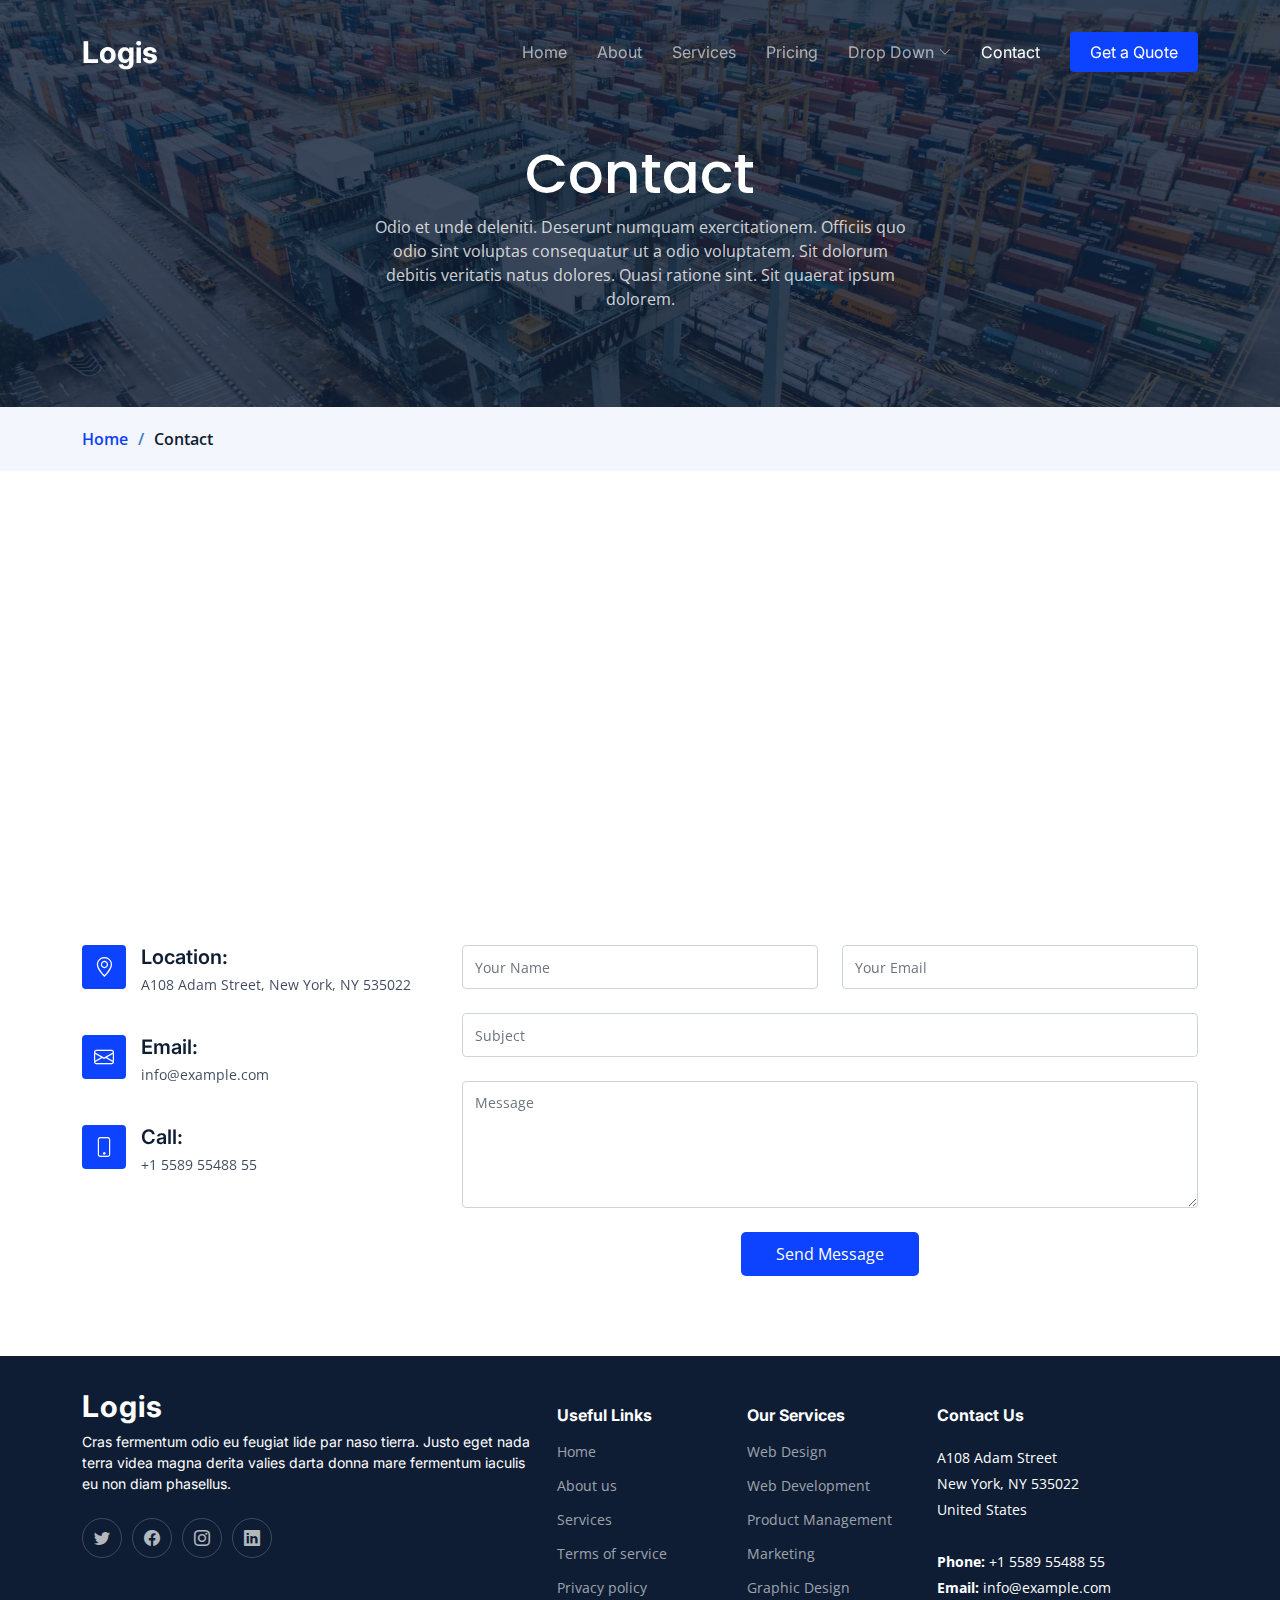
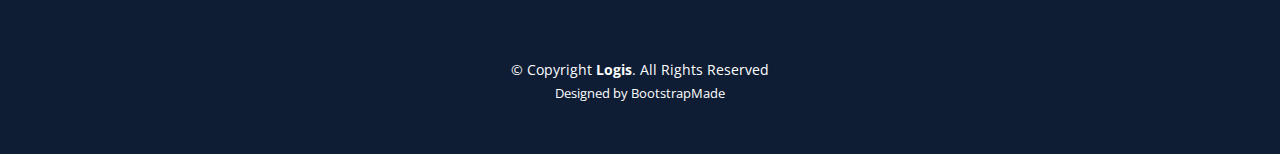
<file: contact.html>
<!DOCTYPE html>
<html lang="en">

<head>
  <meta charset="utf-8">
  <meta content="width=device-width, initial-scale=1.0" name="viewport">

  <title>Logis Bootstrap Template - Contact</title>
  <meta content="" name="description">
  <meta content="" name="keywords">

  <!-- Favicons -->
  <link href="assets/img/favicon.png" rel="icon">
  <link href="assets/img/apple-touch-icon.png" rel="apple-touch-icon">

  <!-- Google Fonts -->
  <link rel="preconnect" href="https://fonts.googleapis.com">
  <link rel="preconnect" href="https://fonts.gstatic.com" crossorigin>
  <link href="https://fonts.googleapis.com/css2?family=Open+Sans:ital,wght@0,300;0,400;0,500;0,600;0,700;1,300;1,400;1,600;1,700&family=Poppins:ital,wght@0,300;0,400;0,500;0,600;0,700;1,300;1,400;1,500;1,600;1,700&family=Inter:ital,wght@0,300;0,400;0,500;0,600;0,700;1,300;1,400;1,500;1,600;1,700&display=swap" rel="stylesheet">

  <!-- Vendor CSS Files -->
  <link href="assets/vendor/bootstrap/css/bootstrap.min.css" rel="stylesheet">
  <link href="assets/vendor/bootstrap-icons/bootstrap-icons.css" rel="stylesheet">
  <link href="assets/vendor/fontawesome-free/css/all.min.css" rel="stylesheet">
  <link href="assets/vendor/glightbox/css/glightbox.min.css" rel="stylesheet">
  <link href="assets/vendor/swiper/swiper-bundle.min.css" rel="stylesheet">
  <link href="assets/vendor/aos/aos.css" rel="stylesheet">

  <!-- Template Main CSS File -->
  <link href="assets/css/main.css" rel="stylesheet">

  <!-- =======================================================
  * Template Name: Logis - v1.2.1
  * Template URL: https://bootstrapmade.com/logis-bootstrap-logistics-website-template/
  * Author: BootstrapMade.com
  * License: https://bootstrapmade.com/license/
  ======================================================== -->
</head>

<body>

  <!-- ======= Header ======= -->
  <header id="header" class="header d-flex align-items-center fixed-top">
    <div class="container-fluid container-xl d-flex align-items-center justify-content-between">

      <a href="index.html" class="logo d-flex align-items-center">
        <!-- Uncomment the line below if you also wish to use an image logo -->
        <!-- <img src="assets/img/logo.png" alt=""> -->
        <h1>Logis</h1>
      </a>

      <i class="mobile-nav-toggle mobile-nav-show bi bi-list"></i>
      <i class="mobile-nav-toggle mobile-nav-hide d-none bi bi-x"></i>
      <nav id="navbar" class="navbar">
        <ul>
          <li><a href="index.html">Home</a></li>
          <li><a href="about.html">About</a></li>
          <li><a href="services.html">Services</a></li>
          <li><a href="pricing.html">Pricing</a></li>
          <li class="dropdown"><a href="#"><span>Drop Down</span> <i class="bi bi-chevron-down dropdown-indicator"></i></a>
            <ul>
              <li><a href="#">Drop Down 1</a></li>
              <li class="dropdown"><a href="#"><span>Deep Drop Down</span> <i class="bi bi-chevron-down dropdown-indicator"></i></a>
                <ul>
                  <li><a href="#">Deep Drop Down 1</a></li>
                  <li><a href="#">Deep Drop Down 2</a></li>
                  <li><a href="#">Deep Drop Down 3</a></li>
                  <li><a href="#">Deep Drop Down 4</a></li>
                  <li><a href="#">Deep Drop Down 5</a></li>
                </ul>
              </li>
              <li><a href="#">Drop Down 2</a></li>
              <li><a href="#">Drop Down 3</a></li>
              <li><a href="#">Drop Down 4</a></li>
            </ul>
          </li>
          <li><a href="contact.html" class="active">Contact</a></li>
          <li><a class="get-a-quote" href="get-a-quote.html">Get a Quote</a></li>
        </ul>
      </nav><!-- .navbar -->

    </div>
  </header><!-- End Header -->
  <!-- End Header -->

  <main id="main">

    <!-- ======= Breadcrumbs ======= -->
    <div class="breadcrumbs">
      <div class="page-header d-flex align-items-center" style="background-image: url('assets/img/page-header.jpg');">
        <div class="container position-relative">
          <div class="row d-flex justify-content-center">
            <div class="col-lg-6 text-center">
              <h2>Contact</h2>
              <p>Odio et unde deleniti. Deserunt numquam exercitationem. Officiis quo odio sint voluptas consequatur ut a odio voluptatem. Sit dolorum debitis veritatis natus dolores. Quasi ratione sint. Sit quaerat ipsum dolorem.</p>
            </div>
          </div>
        </div>
      </div>
      <nav>
        <div class="container">
          <ol>
            <li><a href="index.html">Home</a></li>
            <li>Contact</li>
          </ol>
        </div>
      </nav>
    </div><!-- End Breadcrumbs -->

    <!-- ======= Contact Section ======= -->
    <section id="contact" class="contact">
      <div class="container" data-aos="fade-up">

        <div>
          <iframe style="border:0; width: 100%; height: 340px;" src="https://www.google.com/maps/embed?pb=!1m14!1m8!1m3!1d12097.433213460943!2d-74.0062269!3d40.7101282!3m2!1i1024!2i768!4f13.1!3m3!1m2!1s0x0%3A0xb89d1fe6bc499443!2sDowntown+Conference+Center!5e0!3m2!1smk!2sbg!4v1539943755621" frameborder="0" allowfullscreen></iframe>
        </div><!-- End Google Maps -->

        <div class="row gy-4 mt-4">

          <div class="col-lg-4">

            <div class="info-item d-flex">
              <i class="bi bi-geo-alt flex-shrink-0"></i>
              <div>
                <h4>Location:</h4>
                <p>A108 Adam Street, New York, NY 535022</p>
              </div>
            </div><!-- End Info Item -->

            <div class="info-item d-flex">
              <i class="bi bi-envelope flex-shrink-0"></i>
              <div>
                <h4>Email:</h4>
                <p>info@example.com</p>
              </div>
            </div><!-- End Info Item -->

            <div class="info-item d-flex">
              <i class="bi bi-phone flex-shrink-0"></i>
              <div>
                <h4>Call:</h4>
                <p>+1 5589 55488 55</p>
              </div>
            </div><!-- End Info Item -->

          </div>

          <div class="col-lg-8">
            <form action="forms/contact.php" method="post" role="form" class="php-email-form">
              <div class="row">
                <div class="col-md-6 form-group">
                  <input type="text" name="name" class="form-control" id="name" placeholder="Your Name" required>
                </div>
                <div class="col-md-6 form-group mt-3 mt-md-0">
                  <input type="email" class="form-control" name="email" id="email" placeholder="Your Email" required>
                </div>
              </div>
              <div class="form-group mt-3">
                <input type="text" class="form-control" name="subject" id="subject" placeholder="Subject" required>
              </div>
              <div class="form-group mt-3">
                <textarea class="form-control" name="message" rows="5" placeholder="Message" required></textarea>
              </div>
              <div class="my-3">
                <div class="loading">Loading</div>
                <div class="error-message"></div>
                <div class="sent-message">Your message has been sent. Thank you!</div>
              </div>
              <div class="text-center"><button type="submit">Send Message</button></div>
            </form>
          </div><!-- End Contact Form -->

        </div>

      </div>
    </section><!-- End Contact Section -->

  </main><!-- End #main -->

  <!-- ======= Footer ======= -->
  <footer id="footer" class="footer">

    <div class="container">
      <div class="row gy-4">
        <div class="col-lg-5 col-md-12 footer-info">
          <a href="index.html" class="logo d-flex align-items-center">
            <span>Logis</span>
          </a>
          <p>Cras fermentum odio eu feugiat lide par naso tierra. Justo eget nada terra videa magna derita valies darta donna mare fermentum iaculis eu non diam phasellus.</p>
          <div class="social-links d-flex mt-4">
            <a href="#" class="twitter"><i class="bi bi-twitter"></i></a>
            <a href="#" class="facebook"><i class="bi bi-facebook"></i></a>
            <a href="#" class="instagram"><i class="bi bi-instagram"></i></a>
            <a href="#" class="linkedin"><i class="bi bi-linkedin"></i></a>
          </div>
        </div>

        <div class="col-lg-2 col-6 footer-links">
          <h4>Useful Links</h4>
          <ul>
            <li><a href="#">Home</a></li>
            <li><a href="#">About us</a></li>
            <li><a href="#">Services</a></li>
            <li><a href="#">Terms of service</a></li>
            <li><a href="#">Privacy policy</a></li>
          </ul>
        </div>

        <div class="col-lg-2 col-6 footer-links">
          <h4>Our Services</h4>
          <ul>
            <li><a href="#">Web Design</a></li>
            <li><a href="#">Web Development</a></li>
            <li><a href="#">Product Management</a></li>
            <li><a href="#">Marketing</a></li>
            <li><a href="#">Graphic Design</a></li>
          </ul>
        </div>

        <div class="col-lg-3 col-md-12 footer-contact text-center text-md-start">
          <h4>Contact Us</h4>
          <p>
            A108 Adam Street <br>
            New York, NY 535022<br>
            United States <br><br>
            <strong>Phone:</strong> +1 5589 55488 55<br>
            <strong>Email:</strong> info@example.com<br>
          </p>

        </div>

      </div>
    </div>

    <div class="container mt-4">
      <div class="copyright">
        &copy; Copyright <strong><span>Logis</span></strong>. All Rights Reserved
      </div>
      <div class="credits">
        <!-- All the links in the footer should remain intact. -->
        <!-- You can delete the links only if you purchased the pro version. -->
        <!-- Licensing information: https://bootstrapmade.com/license/ -->
        <!-- Purchase the pro version with working PHP/AJAX contact form: https://bootstrapmade.com/logis-bootstrap-logistics-website-template/ -->
        Designed by <a href="https://bootstrapmade.com/">BootstrapMade</a>
      </div>
    </div>

  </footer><!-- End Footer -->
  <!-- End Footer -->

  <a href="#" class="scroll-top d-flex align-items-center justify-content-center"><i class="bi bi-arrow-up-short"></i></a>

  <div id="preloader"></div>

  <!-- Vendor JS Files -->
  <script src="assets/vendor/bootstrap/js/bootstrap.bundle.min.js"></script>
  <script src="assets/vendor/purecounter/purecounter_vanilla.js"></script>
  <script src="assets/vendor/glightbox/js/glightbox.min.js"></script>
  <script src="assets/vendor/swiper/swiper-bundle.min.js"></script>
  <script src="assets/vendor/aos/aos.js"></script>
  <script src="assets/vendor/php-email-form/validate.js"></script>

  <!-- Template Main JS File -->
  <script src="assets/js/main.js"></script>

</body>

</html>
</file>
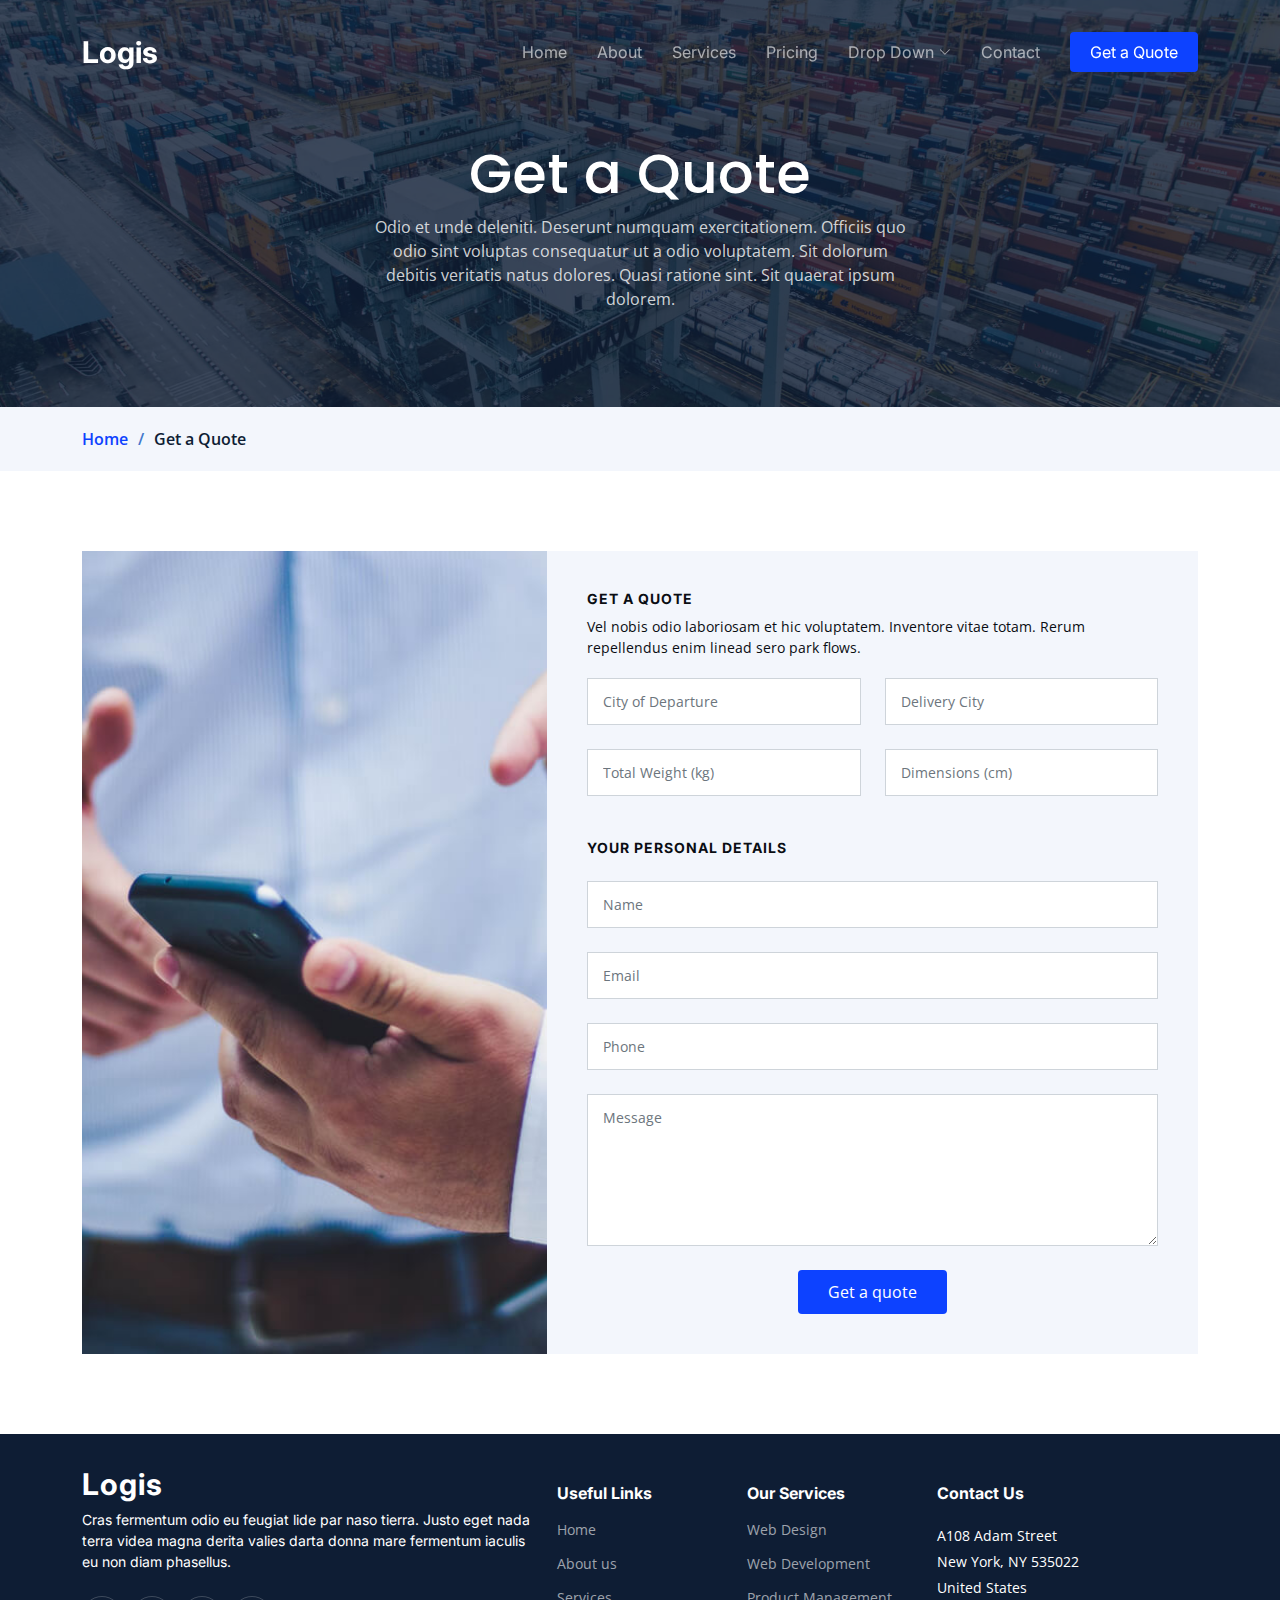
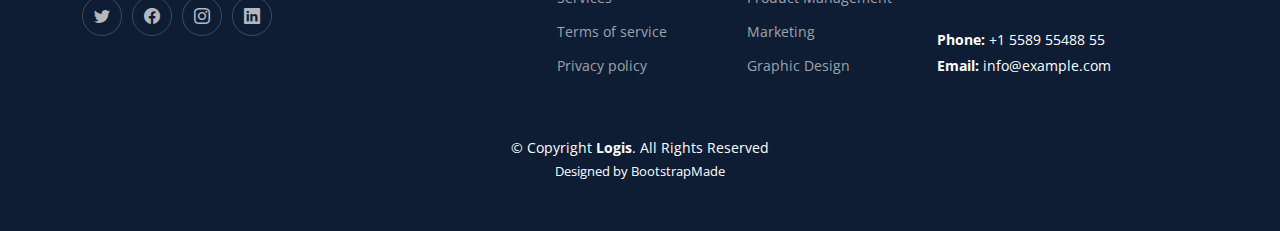
<file: get-a-quote.html>
<!DOCTYPE html>
<html lang="en">

<head>
  <meta charset="utf-8">
  <meta content="width=device-width, initial-scale=1.0" name="viewport">

  <title>Logis Bootstrap Template - Get a Quote</title>
  <meta content="" name="description">
  <meta content="" name="keywords">

  <!-- Favicons -->
  <link href="assets/img/favicon.png" rel="icon">
  <link href="assets/img/apple-touch-icon.png" rel="apple-touch-icon">

  <!-- Google Fonts -->
  <link rel="preconnect" href="https://fonts.googleapis.com">
  <link rel="preconnect" href="https://fonts.gstatic.com" crossorigin>
  <link href="https://fonts.googleapis.com/css2?family=Open+Sans:ital,wght@0,300;0,400;0,500;0,600;0,700;1,300;1,400;1,600;1,700&family=Poppins:ital,wght@0,300;0,400;0,500;0,600;0,700;1,300;1,400;1,500;1,600;1,700&family=Inter:ital,wght@0,300;0,400;0,500;0,600;0,700;1,300;1,400;1,500;1,600;1,700&display=swap" rel="stylesheet">

  <!-- Vendor CSS Files -->
  <link href="assets/vendor/bootstrap/css/bootstrap.min.css" rel="stylesheet">
  <link href="assets/vendor/bootstrap-icons/bootstrap-icons.css" rel="stylesheet">
  <link href="assets/vendor/fontawesome-free/css/all.min.css" rel="stylesheet">
  <link href="assets/vendor/glightbox/css/glightbox.min.css" rel="stylesheet">
  <link href="assets/vendor/swiper/swiper-bundle.min.css" rel="stylesheet">
  <link href="assets/vendor/aos/aos.css" rel="stylesheet">

  <!-- Template Main CSS File -->
  <link href="assets/css/main.css" rel="stylesheet">

  <!-- =======================================================
  * Template Name: Logis - v1.2.1
  * Template URL: https://bootstrapmade.com/logis-bootstrap-logistics-website-template/
  * Author: BootstrapMade.com
  * License: https://bootstrapmade.com/license/
  ======================================================== -->
</head>

<body>

  <!-- ======= Header ======= -->
  <header id="header" class="header d-flex align-items-center fixed-top">
    <div class="container-fluid container-xl d-flex align-items-center justify-content-between">

      <a href="index.html" class="logo d-flex align-items-center">
        <!-- Uncomment the line below if you also wish to use an image logo -->
        <!-- <img src="assets/img/logo.png" alt=""> -->
        <h1>Logis</h1>
      </a>

      <i class="mobile-nav-toggle mobile-nav-show bi bi-list"></i>
      <i class="mobile-nav-toggle mobile-nav-hide d-none bi bi-x"></i>
      <nav id="navbar" class="navbar">
        <ul>
          <li><a href="index.html">Home</a></li>
          <li><a href="about.html">About</a></li>
          <li><a href="services.html">Services</a></li>
          <li><a href="pricing.html">Pricing</a></li>
          <li class="dropdown"><a href="#"><span>Drop Down</span> <i class="bi bi-chevron-down dropdown-indicator"></i></a>
            <ul>
              <li><a href="#">Drop Down 1</a></li>
              <li class="dropdown"><a href="#"><span>Deep Drop Down</span> <i class="bi bi-chevron-down dropdown-indicator"></i></a>
                <ul>
                  <li><a href="#">Deep Drop Down 1</a></li>
                  <li><a href="#">Deep Drop Down 2</a></li>
                  <li><a href="#">Deep Drop Down 3</a></li>
                  <li><a href="#">Deep Drop Down 4</a></li>
                  <li><a href="#">Deep Drop Down 5</a></li>
                </ul>
              </li>
              <li><a href="#">Drop Down 2</a></li>
              <li><a href="#">Drop Down 3</a></li>
              <li><a href="#">Drop Down 4</a></li>
            </ul>
          </li>
          <li><a href="contact.html">Contact</a></li>
          <li><a class="get-a-quote" href="get-a-quote.html">Get a Quote</a></li>
        </ul>
      </nav><!-- .navbar -->

    </div>
  </header><!-- End Header -->
  <!-- End Header -->

  <main id="main">

    <!-- ======= Breadcrumbs ======= -->
    <div class="breadcrumbs">
      <div class="page-header d-flex align-items-center" style="background-image: url('assets/img/page-header.jpg');">
        <div class="container position-relative">
          <div class="row d-flex justify-content-center">
            <div class="col-lg-6 text-center">
              <h2>Get a Quote</h2>
              <p>Odio et unde deleniti. Deserunt numquam exercitationem. Officiis quo odio sint voluptas consequatur ut a odio voluptatem. Sit dolorum debitis veritatis natus dolores. Quasi ratione sint. Sit quaerat ipsum dolorem.</p>
            </div>
          </div>
        </div>
      </div>
      <nav>
        <div class="container">
          <ol>
            <li><a href="index.html">Home</a></li>
            <li>Get a Quote</li>
          </ol>
        </div>
      </nav>
    </div><!-- End Breadcrumbs -->

    <!-- ======= Get a Quote Section ======= -->
    <section id="get-a-quote" class="get-a-quote">
      <div class="container" data-aos="fade-up">

        <div class="row g-0">

          <div class="col-lg-5 quote-bg" style="background-image: url(assets/img/quote-bg.jpg);"></div>

          <div class="col-lg-7">
            <form action="forms/quote.php" method="post" class="php-email-form">
              <h3>Get a quote</h3>
              <p>Vel nobis odio laboriosam et hic voluptatem. Inventore vitae totam. Rerum repellendus enim linead sero park flows.</p>
              <div class="row gy-4">

                <div class="col-md-6">
                  <input type="text" name="departure" class="form-control" placeholder="City of Departure" required>
                </div>

                <div class="col-md-6">
                  <input type="text" name="delivery" class="form-control" placeholder="Delivery City" required>
                </div>

                <div class="col-md-6">
                  <input type="text" name="weight" class="form-control" placeholder="Total Weight (kg)" required>
                </div>

                <div class="col-md-6">
                  <input type="text" name="dimensions" class="form-control" placeholder="Dimensions (cm)" required>
                </div>

                <div class="col-lg-12">
                  <h4>Your Personal Details</h4>
                </div>

                <div class="col-md-12">
                  <input type="text" name="name" class="form-control" placeholder="Name" required>
                </div>

                <div class="col-md-12 ">
                  <input type="email" class="form-control" name="email" placeholder="Email" required>
                </div>

                <div class="col-md-12">
                  <input type="text" class="form-control" name="phone" placeholder="Phone" required>
                </div>

                <div class="col-md-12">
                  <textarea class="form-control" name="message" rows="6" placeholder="Message" required></textarea>
                </div>

                <div class="col-md-12 text-center">
                  <div class="loading">Loading</div>
                  <div class="error-message"></div>
                  <div class="sent-message">Your quote request has been sent successfully. Thank you!</div>

                  <button type="submit">Get a quote</button>
                </div>

              </div>
            </form>
          </div><!-- End Quote Form -->

        </div>

      </div>
    </section><!-- End Get a Quote Section -->

  </main><!-- End #main -->

  <!-- ======= Footer ======= -->
  <footer id="footer" class="footer">

    <div class="container">
      <div class="row gy-4">
        <div class="col-lg-5 col-md-12 footer-info">
          <a href="index.html" class="logo d-flex align-items-center">
            <span>Logis</span>
          </a>
          <p>Cras fermentum odio eu feugiat lide par naso tierra. Justo eget nada terra videa magna derita valies darta donna mare fermentum iaculis eu non diam phasellus.</p>
          <div class="social-links d-flex mt-4">
            <a href="#" class="twitter"><i class="bi bi-twitter"></i></a>
            <a href="#" class="facebook"><i class="bi bi-facebook"></i></a>
            <a href="#" class="instagram"><i class="bi bi-instagram"></i></a>
            <a href="#" class="linkedin"><i class="bi bi-linkedin"></i></a>
          </div>
        </div>

        <div class="col-lg-2 col-6 footer-links">
          <h4>Useful Links</h4>
          <ul>
            <li><a href="#">Home</a></li>
            <li><a href="#">About us</a></li>
            <li><a href="#">Services</a></li>
            <li><a href="#">Terms of service</a></li>
            <li><a href="#">Privacy policy</a></li>
          </ul>
        </div>

        <div class="col-lg-2 col-6 footer-links">
          <h4>Our Services</h4>
          <ul>
            <li><a href="#">Web Design</a></li>
            <li><a href="#">Web Development</a></li>
            <li><a href="#">Product Management</a></li>
            <li><a href="#">Marketing</a></li>
            <li><a href="#">Graphic Design</a></li>
          </ul>
        </div>

        <div class="col-lg-3 col-md-12 footer-contact text-center text-md-start">
          <h4>Contact Us</h4>
          <p>
            A108 Adam Street <br>
            New York, NY 535022<br>
            United States <br><br>
            <strong>Phone:</strong> +1 5589 55488 55<br>
            <strong>Email:</strong> info@example.com<br>
          </p>

        </div>

      </div>
    </div>

    <div class="container mt-4">
      <div class="copyright">
        &copy; Copyright <strong><span>Logis</span></strong>. All Rights Reserved
      </div>
      <div class="credits">
        <!-- All the links in the footer should remain intact. -->
        <!-- You can delete the links only if you purchased the pro version. -->
        <!-- Licensing information: https://bootstrapmade.com/license/ -->
        <!-- Purchase the pro version with working PHP/AJAX contact form: https://bootstrapmade.com/logis-bootstrap-logistics-website-template/ -->
        Designed by <a href="https://bootstrapmade.com/">BootstrapMade</a>
      </div>
    </div>

  </footer><!-- End Footer -->
  <!-- End Footer -->

  <a href="#" class="scroll-top d-flex align-items-center justify-content-center"><i class="bi bi-arrow-up-short"></i></a>

  <div id="preloader"></div>

  <!-- Vendor JS Files -->
  <script src="assets/vendor/bootstrap/js/bootstrap.bundle.min.js"></script>
  <script src="assets/vendor/purecounter/purecounter_vanilla.js"></script>
  <script src="assets/vendor/glightbox/js/glightbox.min.js"></script>
  <script src="assets/vendor/swiper/swiper-bundle.min.js"></script>
  <script src="assets/vendor/aos/aos.js"></script>
  <script src="assets/vendor/php-email-form/validate.js"></script>

  <!-- Template Main JS File -->
  <script src="assets/js/main.js"></script>

</body>

</html>
</file>
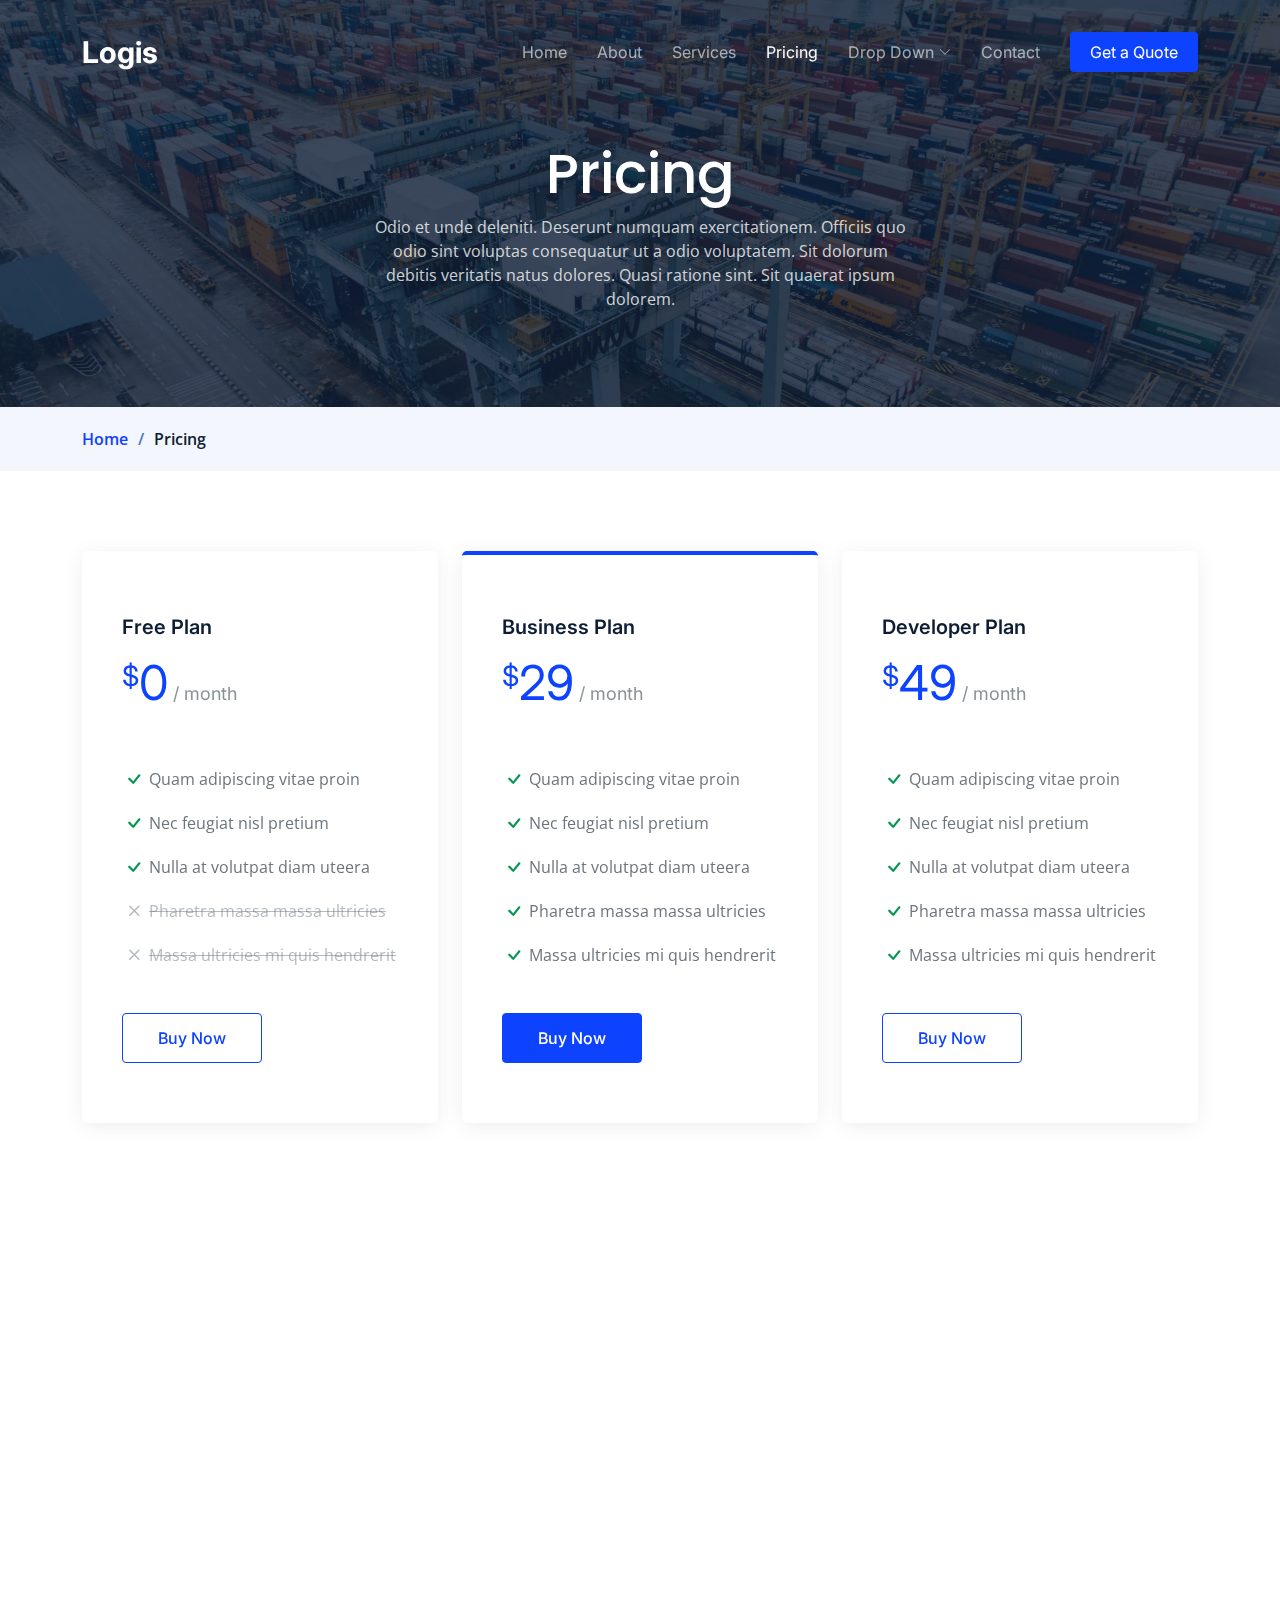
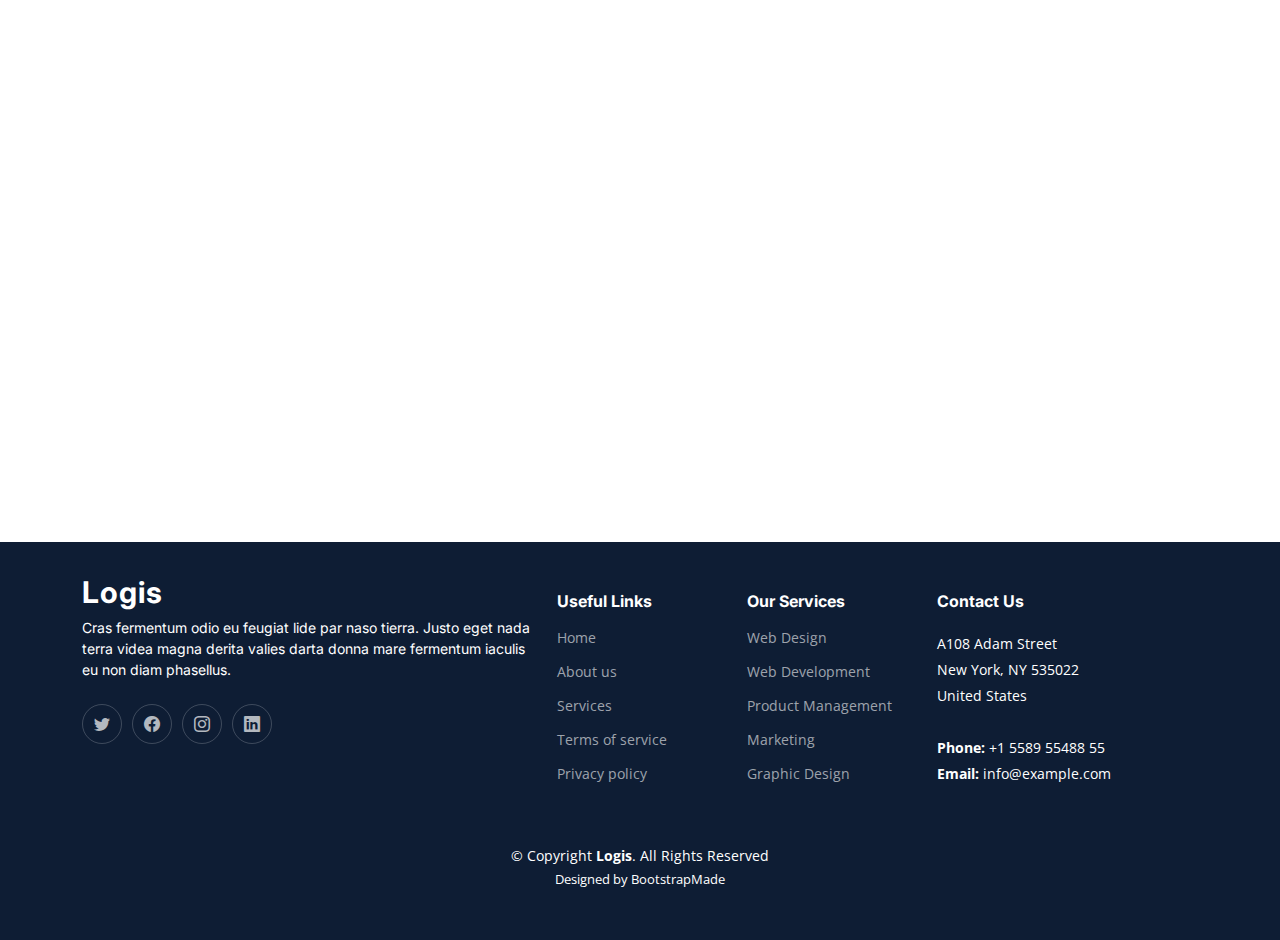
<file: pricing.html>
<!DOCTYPE html>
<html lang="en">

<head>
  <meta charset="utf-8">
  <meta content="width=device-width, initial-scale=1.0" name="viewport">

  <title>Logis Bootstrap Template - Pricing</title>
  <meta content="" name="description">
  <meta content="" name="keywords">

  <!-- Favicons -->
  <link href="assets/img/favicon.png" rel="icon">
  <link href="assets/img/apple-touch-icon.png" rel="apple-touch-icon">

  <!-- Google Fonts -->
  <link rel="preconnect" href="https://fonts.googleapis.com">
  <link rel="preconnect" href="https://fonts.gstatic.com" crossorigin>
  <link href="https://fonts.googleapis.com/css2?family=Open+Sans:ital,wght@0,300;0,400;0,500;0,600;0,700;1,300;1,400;1,600;1,700&family=Poppins:ital,wght@0,300;0,400;0,500;0,600;0,700;1,300;1,400;1,500;1,600;1,700&family=Inter:ital,wght@0,300;0,400;0,500;0,600;0,700;1,300;1,400;1,500;1,600;1,700&display=swap" rel="stylesheet">

  <!-- Vendor CSS Files -->
  <link href="assets/vendor/bootstrap/css/bootstrap.min.css" rel="stylesheet">
  <link href="assets/vendor/bootstrap-icons/bootstrap-icons.css" rel="stylesheet">
  <link href="assets/vendor/fontawesome-free/css/all.min.css" rel="stylesheet">
  <link href="assets/vendor/glightbox/css/glightbox.min.css" rel="stylesheet">
  <link href="assets/vendor/swiper/swiper-bundle.min.css" rel="stylesheet">
  <link href="assets/vendor/aos/aos.css" rel="stylesheet">

  <!-- Template Main CSS File -->
  <link href="assets/css/main.css" rel="stylesheet">

  <!-- =======================================================
  * Template Name: Logis - v1.2.1
  * Template URL: https://bootstrapmade.com/logis-bootstrap-logistics-website-template/
  * Author: BootstrapMade.com
  * License: https://bootstrapmade.com/license/
  ======================================================== -->
</head>

<body>

  <!-- ======= Header ======= -->
  <header id="header" class="header d-flex align-items-center fixed-top">
    <div class="container-fluid container-xl d-flex align-items-center justify-content-between">

      <a href="index.html" class="logo d-flex align-items-center">
        <!-- Uncomment the line below if you also wish to use an image logo -->
        <!-- <img src="assets/img/logo.png" alt=""> -->
        <h1>Logis</h1>
      </a>

      <i class="mobile-nav-toggle mobile-nav-show bi bi-list"></i>
      <i class="mobile-nav-toggle mobile-nav-hide d-none bi bi-x"></i>
      <nav id="navbar" class="navbar">
        <ul>
          <li><a href="index.html">Home</a></li>
          <li><a href="about.html">About</a></li>
          <li><a href="services.html">Services</a></li>
          <li><a href="pricing.html" class="active">Pricing</a></li>
          <li class="dropdown"><a href="#"><span>Drop Down</span> <i class="bi bi-chevron-down dropdown-indicator"></i></a>
            <ul>
              <li><a href="#">Drop Down 1</a></li>
              <li class="dropdown"><a href="#"><span>Deep Drop Down</span> <i class="bi bi-chevron-down dropdown-indicator"></i></a>
                <ul>
                  <li><a href="#">Deep Drop Down 1</a></li>
                  <li><a href="#">Deep Drop Down 2</a></li>
                  <li><a href="#">Deep Drop Down 3</a></li>
                  <li><a href="#">Deep Drop Down 4</a></li>
                  <li><a href="#">Deep Drop Down 5</a></li>
                </ul>
              </li>
              <li><a href="#">Drop Down 2</a></li>
              <li><a href="#">Drop Down 3</a></li>
              <li><a href="#">Drop Down 4</a></li>
            </ul>
          </li>
          <li><a href="contact.html">Contact</a></li>
          <li><a class="get-a-quote" href="get-a-quote.html">Get a Quote</a></li>
        </ul>
      </nav><!-- .navbar -->

    </div>
  </header><!-- End Header -->
  <!-- End Header -->

  <main id="main">

    <!-- ======= Breadcrumbs ======= -->
    <div class="breadcrumbs">
      <div class="page-header d-flex align-items-center" style="background-image: url('assets/img/page-header.jpg');">
        <div class="container position-relative">
          <div class="row d-flex justify-content-center">
            <div class="col-lg-6 text-center">
              <h2>Pricing</h2>
              <p>Odio et unde deleniti. Deserunt numquam exercitationem. Officiis quo odio sint voluptas consequatur ut a odio voluptatem. Sit dolorum debitis veritatis natus dolores. Quasi ratione sint. Sit quaerat ipsum dolorem.</p>
            </div>
          </div>
        </div>
      </div>
      <nav>
        <div class="container">
          <ol>
            <li><a href="index.html">Home</a></li>
            <li>Pricing</li>
          </ol>
        </div>
      </nav>
    </div><!-- End Breadcrumbs -->

    <!-- ======= Pricing Section ======= -->
    <section id="pricing" class="pricing">
      <div class="container" data-aos="fade-up">

        <div class="row gy-4">

          <div class="col-lg-4" data-aos="fade-up" data-aos-delay="100">
            <div class="pricing-item">
              <h3>Free Plan</h3>
              <h4><sup>$</sup>0<span> / month</span></h4>
              <ul>
                <li><i class="bi bi-check"></i> Quam adipiscing vitae proin</li>
                <li><i class="bi bi-check"></i> Nec feugiat nisl pretium</li>
                <li><i class="bi bi-check"></i> Nulla at volutpat diam uteera</li>
                <li class="na"><i class="bi bi-x"></i> <span>Pharetra massa massa ultricies</span></li>
                <li class="na"><i class="bi bi-x"></i> <span>Massa ultricies mi quis hendrerit</span></li>
              </ul>
              <a href="#" class="buy-btn">Buy Now</a>
            </div>
          </div><!-- End Pricing Item -->

          <div class="col-lg-4" data-aos="fade-up" data-aos-delay="200">
            <div class="pricing-item featured">
              <h3>Business Plan</h3>
              <h4><sup>$</sup>29<span> / month</span></h4>
              <ul>
                <li><i class="bi bi-check"></i> Quam adipiscing vitae proin</li>
                <li><i class="bi bi-check"></i> Nec feugiat nisl pretium</li>
                <li><i class="bi bi-check"></i> Nulla at volutpat diam uteera</li>
                <li><i class="bi bi-check"></i> Pharetra massa massa ultricies</li>
                <li><i class="bi bi-check"></i> Massa ultricies mi quis hendrerit</li>
              </ul>
              <a href="#" class="buy-btn">Buy Now</a>
            </div>
          </div><!-- End Pricing Item -->

          <div class="col-lg-4" data-aos="fade-up" data-aos-delay="300">
            <div class="pricing-item">
              <h3>Developer Plan</h3>
              <h4><sup>$</sup>49<span> / month</span></h4>
              <ul>
                <li><i class="bi bi-check"></i> Quam adipiscing vitae proin</li>
                <li><i class="bi bi-check"></i> Nec feugiat nisl pretium</li>
                <li><i class="bi bi-check"></i> Nulla at volutpat diam uteera</li>
                <li><i class="bi bi-check"></i> Pharetra massa massa ultricies</li>
                <li><i class="bi bi-check"></i> Massa ultricies mi quis hendrerit</li>
              </ul>
              <a href="#" class="buy-btn">Buy Now</a>
            </div>
          </div><!-- End Pricing Item -->

        </div>

      </div>
    </section><!-- End Pricing Section -->

    <!-- ======= Horizontal Pricing Section ======= -->
    <section id="horizontal-pricing" class="horizontal-pricing pt-0">
      <div class="container" data-aos="fade-up">

        <div class="section-header">
          <span>Horizontal Pricing</span>
          <h2>Horizontal Pricing</h2>

        </div>

        <div class="row gy-4 pricing-item" data-aos="fade-up" data-aos-delay="100">
          <div class="col-lg-3 d-flex align-items-center justify-content-center">
            <h3>Free Plan</h3>
          </div>
          <div class="col-lg-3 d-flex align-items-center justify-content-center">
            <h4><sup>$</sup>0<span> / month</span></h4>
          </div>
          <div class="col-lg-3 d-flex align-items-center justify-content-center">
            <ul>
              <li><i class="bi bi-check"></i> Quam adipiscing vitae proin</li>
              <li><i class="bi bi-check"></i> Nulla at volutpat diam uteera</li>
              <li class="na"><i class="bi bi-x"></i> <span>Pharetra massa massa ultricies</span></li>
            </ul>
          </div>
          <div class="col-lg-3 d-flex align-items-center justify-content-center">
            <div class="text-center"><a href="#" class="buy-btn">Buy Now</a></div>
          </div>
        </div><!-- End Pricing Item -->

        <div class="row gy-4 pricing-item featured mt-4" data-aos="fade-up" data-aos-delay="200">
          <div class="col-lg-3 d-flex align-items-center justify-content-center">
            <h3>Business Plan</h3>
          </div>
          <div class="col-lg-3 d-flex align-items-center justify-content-center">
            <h4><sup>$</sup>29<span> / month</span></h4>
          </div>
          <div class="col-lg-3 d-flex align-items-center justify-content-center">
            <ul>
              <li><i class="bi bi-check"></i> Quam adipiscing vitae proin</li>
              <li><i class="bi bi-check"></i> <strong>Nec feugiat nisl pretium</strong></li>
              <li><i class="bi bi-check"></i> Nulla at volutpat diam uteera</li>
            </ul>
          </div>
          <div class="col-lg-3 d-flex align-items-center justify-content-center">
            <div class="text-center"><a href="#" class="buy-btn">Buy Now</a></div>
          </div>
        </div><!-- End Pricing Item -->

        <div class="row gy-4 pricing-item mt-4" data-aos="fade-up" data-aos-delay="300">
          <div class="col-lg-3 d-flex align-items-center justify-content-center">
            <h3>Developer Plan</h3>
          </div>
          <div class="col-lg-3 d-flex align-items-center justify-content-center">
            <h4><sup>$</sup>49<span> / month</span></h4>
          </div>
          <div class="col-lg-3 d-flex align-items-center justify-content-center">
            <ul>
              <li><i class="bi bi-check"></i> Quam adipiscing vitae proin</li>
              <li><i class="bi bi-check"></i> Nec feugiat nisl pretium</li>
              <li><i class="bi bi-check"></i> Nulla at volutpat diam uteera</li>
            </ul>
          </div>
          <div class="col-lg-3 d-flex align-items-center justify-content-center">
            <div class="text-center"><a href="#" class="buy-btn">Buy Now</a></div>
          </div>
        </div><!-- End Pricing Item -->

      </div>
    </section><!-- End Horizontal Pricing Section -->

  </main><!-- End #main -->

  <!-- ======= Footer ======= -->
  <footer id="footer" class="footer">

    <div class="container">
      <div class="row gy-4">
        <div class="col-lg-5 col-md-12 footer-info">
          <a href="index.html" class="logo d-flex align-items-center">
            <span>Logis</span>
          </a>
          <p>Cras fermentum odio eu feugiat lide par naso tierra. Justo eget nada terra videa magna derita valies darta donna mare fermentum iaculis eu non diam phasellus.</p>
          <div class="social-links d-flex mt-4">
            <a href="#" class="twitter"><i class="bi bi-twitter"></i></a>
            <a href="#" class="facebook"><i class="bi bi-facebook"></i></a>
            <a href="#" class="instagram"><i class="bi bi-instagram"></i></a>
            <a href="#" class="linkedin"><i class="bi bi-linkedin"></i></a>
          </div>
        </div>

        <div class="col-lg-2 col-6 footer-links">
          <h4>Useful Links</h4>
          <ul>
            <li><a href="#">Home</a></li>
            <li><a href="#">About us</a></li>
            <li><a href="#">Services</a></li>
            <li><a href="#">Terms of service</a></li>
            <li><a href="#">Privacy policy</a></li>
          </ul>
        </div>

        <div class="col-lg-2 col-6 footer-links">
          <h4>Our Services</h4>
          <ul>
            <li><a href="#">Web Design</a></li>
            <li><a href="#">Web Development</a></li>
            <li><a href="#">Product Management</a></li>
            <li><a href="#">Marketing</a></li>
            <li><a href="#">Graphic Design</a></li>
          </ul>
        </div>

        <div class="col-lg-3 col-md-12 footer-contact text-center text-md-start">
          <h4>Contact Us</h4>
          <p>
            A108 Adam Street <br>
            New York, NY 535022<br>
            United States <br><br>
            <strong>Phone:</strong> +1 5589 55488 55<br>
            <strong>Email:</strong> info@example.com<br>
          </p>

        </div>

      </div>
    </div>

    <div class="container mt-4">
      <div class="copyright">
        &copy; Copyright <strong><span>Logis</span></strong>. All Rights Reserved
      </div>
      <div class="credits">
        <!-- All the links in the footer should remain intact. -->
        <!-- You can delete the links only if you purchased the pro version. -->
        <!-- Licensing information: https://bootstrapmade.com/license/ -->
        <!-- Purchase the pro version with working PHP/AJAX contact form: https://bootstrapmade.com/logis-bootstrap-logistics-website-template/ -->
        Designed by <a href="https://bootstrapmade.com/">BootstrapMade</a>
      </div>
    </div>

  </footer><!-- End Footer -->
  <!-- End Footer -->

  <a href="#" class="scroll-top d-flex align-items-center justify-content-center"><i class="bi bi-arrow-up-short"></i></a>

  <div id="preloader"></div>

  <!-- Vendor JS Files -->
  <script src="assets/vendor/bootstrap/js/bootstrap.bundle.min.js"></script>
  <script src="assets/vendor/purecounter/purecounter_vanilla.js"></script>
  <script src="assets/vendor/glightbox/js/glightbox.min.js"></script>
  <script src="assets/vendor/swiper/swiper-bundle.min.js"></script>
  <script src="assets/vendor/aos/aos.js"></script>
  <script src="assets/vendor/php-email-form/validate.js"></script>

  <!-- Template Main JS File -->
  <script src="assets/js/main.js"></script>

</body>

</html>
</file>
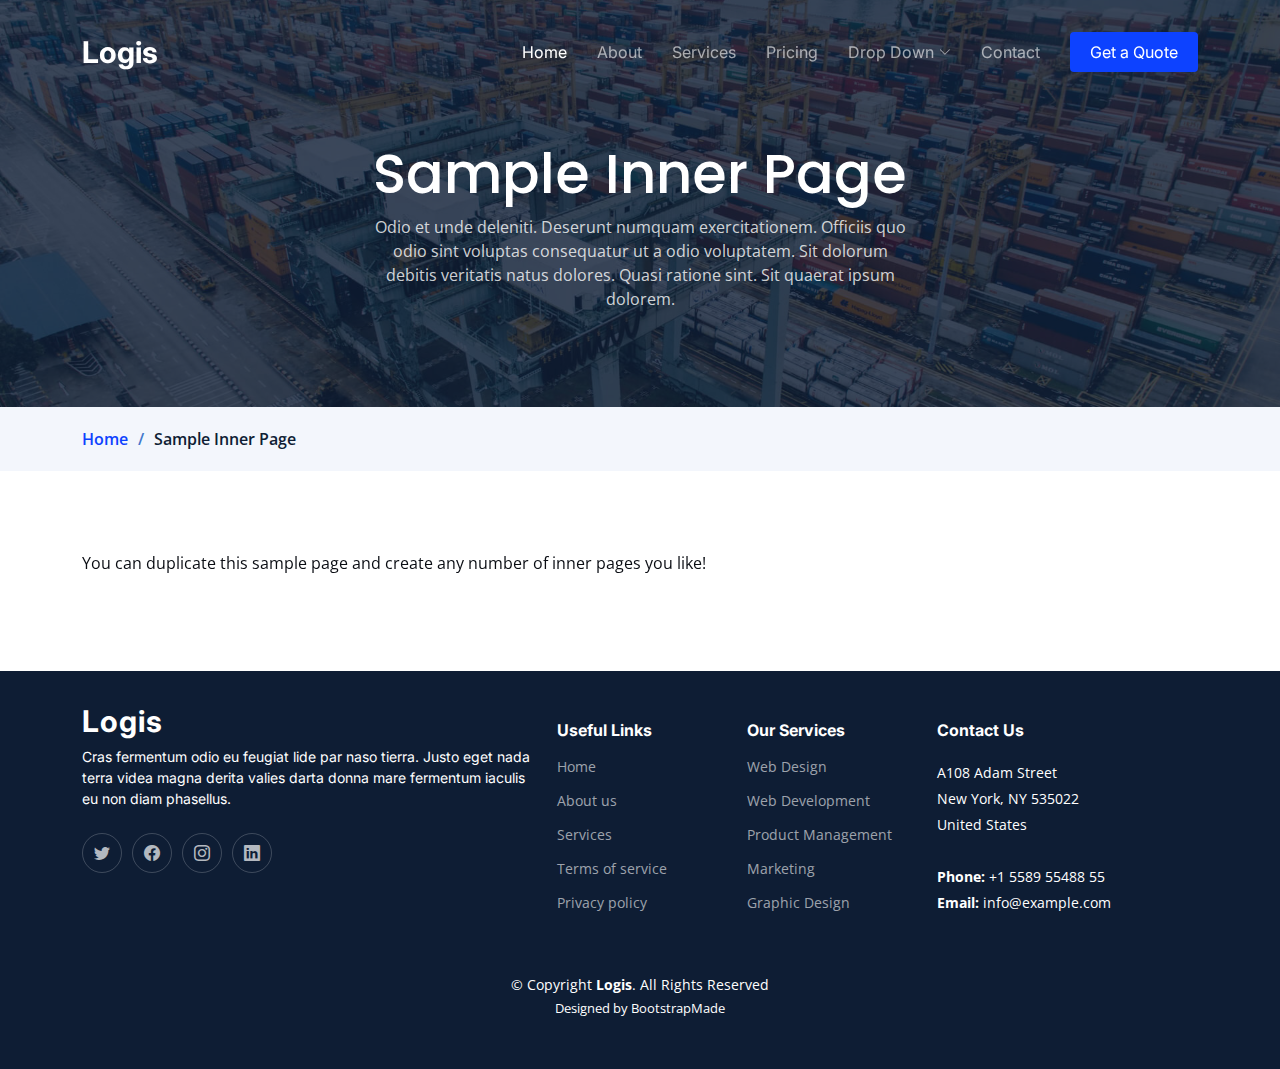
<file: sample-inner-page.html>
<!DOCTYPE html>
<html lang="en">

<head>
  <meta charset="utf-8">
  <meta content="width=device-width, initial-scale=1.0" name="viewport">

  <title>[Template] Sample Inner Page</title>
  <meta content="" name="description">
  <meta content="" name="keywords">

  <!-- Favicons -->
  <link href="assets/img/favicon.png" rel="icon">
  <link href="assets/img/apple-touch-icon.png" rel="apple-touch-icon">

  <!-- Google Fonts -->
  <link rel="preconnect" href="https://fonts.googleapis.com">
  <link rel="preconnect" href="https://fonts.gstatic.com" crossorigin>
  <link href="https://fonts.googleapis.com/css2?family=Open+Sans:ital,wght@0,300;0,400;0,500;0,600;0,700;1,300;1,400;1,600;1,700&family=Poppins:ital,wght@0,300;0,400;0,500;0,600;0,700;1,300;1,400;1,500;1,600;1,700&family=Inter:ital,wght@0,300;0,400;0,500;0,600;0,700;1,300;1,400;1,500;1,600;1,700&display=swap" rel="stylesheet">

  <!-- Vendor CSS Files -->
  <link href="assets/vendor/bootstrap/css/bootstrap.min.css" rel="stylesheet">
  <link href="assets/vendor/bootstrap-icons/bootstrap-icons.css" rel="stylesheet">
  <link href="assets/vendor/fontawesome-free/css/all.min.css" rel="stylesheet">
  <link href="assets/vendor/glightbox/css/glightbox.min.css" rel="stylesheet">
  <link href="assets/vendor/swiper/swiper-bundle.min.css" rel="stylesheet">
  <link href="assets/vendor/aos/aos.css" rel="stylesheet">

  <!-- Template Main CSS File -->
  <link href="assets/css/main.css" rel="stylesheet">

  <!-- =======================================================
  * Template Name: Logis - v1.2.1
  * Template URL: https://bootstrapmade.com/logis-bootstrap-logistics-website-template/
  * Author: BootstrapMade.com
  * License: https://bootstrapmade.com/license/
  ======================================================== -->
</head>

<body>

  <!-- ======= Header ======= -->
  <header id="header" class="header d-flex align-items-center fixed-top">
    <div class="container-fluid container-xl d-flex align-items-center justify-content-between">

      <a href="index.html" class="logo d-flex align-items-center">
        <!-- Uncomment the line below if you also wish to use an image logo -->
        <!-- <img src="assets/img/logo.png" alt=""> -->
        <h1>Logis</h1>
      </a>

      <i class="mobile-nav-toggle mobile-nav-show bi bi-list"></i>
      <i class="mobile-nav-toggle mobile-nav-hide d-none bi bi-x"></i>
      <nav id="navbar" class="navbar">
        <ul>
          <li><a href="index.html" class="active">Home</a></li>
          <li><a href="about.html">About</a></li>
          <li><a href="services.html">Services</a></li>
          <li><a href="pricing.html">Pricing</a></li>
          <li class="dropdown"><a href="#"><span>Drop Down</span> <i class="bi bi-chevron-down dropdown-indicator"></i></a>
            <ul>
              <li><a href="#">Drop Down 1</a></li>
              <li class="dropdown"><a href="#"><span>Deep Drop Down</span> <i class="bi bi-chevron-down dropdown-indicator"></i></a>
                <ul>
                  <li><a href="#">Deep Drop Down 1</a></li>
                  <li><a href="#">Deep Drop Down 2</a></li>
                  <li><a href="#">Deep Drop Down 3</a></li>
                  <li><a href="#">Deep Drop Down 4</a></li>
                  <li><a href="#">Deep Drop Down 5</a></li>
                </ul>
              </li>
              <li><a href="#">Drop Down 2</a></li>
              <li><a href="#">Drop Down 3</a></li>
              <li><a href="#">Drop Down 4</a></li>
            </ul>
          </li>
          <li><a href="contact.html">Contact</a></li>
          <li><a class="get-a-quote" href="get-a-quote.html">Get a Quote</a></li>
        </ul>
      </nav><!-- .navbar -->

    </div>
  </header><!-- End Header -->
  <!-- End Header -->

  <main id="main">

    <!-- ======= Breadcrumbs ======= -->
    <div class="breadcrumbs">
      <div class="page-header d-flex align-items-center" style="background-image: url('assets/img/page-header.jpg');">
        <div class="container position-relative">
          <div class="row d-flex justify-content-center">
            <div class="col-lg-6 text-center">
              <h2>Sample Inner Page</h2>
              <p>Odio et unde deleniti. Deserunt numquam exercitationem. Officiis quo odio sint voluptas consequatur ut a odio voluptatem. Sit dolorum debitis veritatis natus dolores. Quasi ratione sint. Sit quaerat ipsum dolorem.</p>
            </div>
          </div>
        </div>
      </div>
      <nav>
        <div class="container">
          <ol>
            <li><a href="index.html">Home</a></li>
            <li>Sample Inner Page</li>
          </ol>
        </div>
      </nav>
    </div><!-- End Breadcrumbs -->

    <section class="sample-page">
      <div class="container" data-aos="fade-up">
        <p>
          You can duplicate this sample page and create any number of inner pages you like!
        </p>
      </div>
    </section>

  </main><!-- End #main -->

  <!-- ======= Footer ======= -->
  <footer id="footer" class="footer">

    <div class="container">
      <div class="row gy-4">
        <div class="col-lg-5 col-md-12 footer-info">
          <a href="index.html" class="logo d-flex align-items-center">
            <span>Logis</span>
          </a>
          <p>Cras fermentum odio eu feugiat lide par naso tierra. Justo eget nada terra videa magna derita valies darta donna mare fermentum iaculis eu non diam phasellus.</p>
          <div class="social-links d-flex mt-4">
            <a href="#" class="twitter"><i class="bi bi-twitter"></i></a>
            <a href="#" class="facebook"><i class="bi bi-facebook"></i></a>
            <a href="#" class="instagram"><i class="bi bi-instagram"></i></a>
            <a href="#" class="linkedin"><i class="bi bi-linkedin"></i></a>
          </div>
        </div>

        <div class="col-lg-2 col-6 footer-links">
          <h4>Useful Links</h4>
          <ul>
            <li><a href="#">Home</a></li>
            <li><a href="#">About us</a></li>
            <li><a href="#">Services</a></li>
            <li><a href="#">Terms of service</a></li>
            <li><a href="#">Privacy policy</a></li>
          </ul>
        </div>

        <div class="col-lg-2 col-6 footer-links">
          <h4>Our Services</h4>
          <ul>
            <li><a href="#">Web Design</a></li>
            <li><a href="#">Web Development</a></li>
            <li><a href="#">Product Management</a></li>
            <li><a href="#">Marketing</a></li>
            <li><a href="#">Graphic Design</a></li>
          </ul>
        </div>

        <div class="col-lg-3 col-md-12 footer-contact text-center text-md-start">
          <h4>Contact Us</h4>
          <p>
            A108 Adam Street <br>
            New York, NY 535022<br>
            United States <br><br>
            <strong>Phone:</strong> +1 5589 55488 55<br>
            <strong>Email:</strong> info@example.com<br>
          </p>

        </div>

      </div>
    </div>

    <div class="container mt-4">
      <div class="copyright">
        &copy; Copyright <strong><span>Logis</span></strong>. All Rights Reserved
      </div>
      <div class="credits">
        <!-- All the links in the footer should remain intact. -->
        <!-- You can delete the links only if you purchased the pro version. -->
        <!-- Licensing information: https://bootstrapmade.com/license/ -->
        <!-- Purchase the pro version with working PHP/AJAX contact form: https://bootstrapmade.com/logis-bootstrap-logistics-website-template/ -->
        Designed by <a href="https://bootstrapmade.com/">BootstrapMade</a>
      </div>
    </div>

  </footer><!-- End Footer -->
  <!-- End Footer -->

  <a href="#" class="scroll-top d-flex align-items-center justify-content-center"><i class="bi bi-arrow-up-short"></i></a>

  <div id="preloader"></div>

  <!-- Vendor JS Files -->
  <script src="assets/vendor/bootstrap/js/bootstrap.bundle.min.js"></script>
  <script src="assets/vendor/purecounter/purecounter_vanilla.js"></script>
  <script src="assets/vendor/glightbox/js/glightbox.min.js"></script>
  <script src="assets/vendor/swiper/swiper-bundle.min.js"></script>
  <script src="assets/vendor/aos/aos.js"></script>
  <script src="assets/vendor/php-email-form/validate.js"></script>

  <!-- Template Main JS File -->
  <script src="assets/js/main.js"></script>

</body>

</html>
</file>
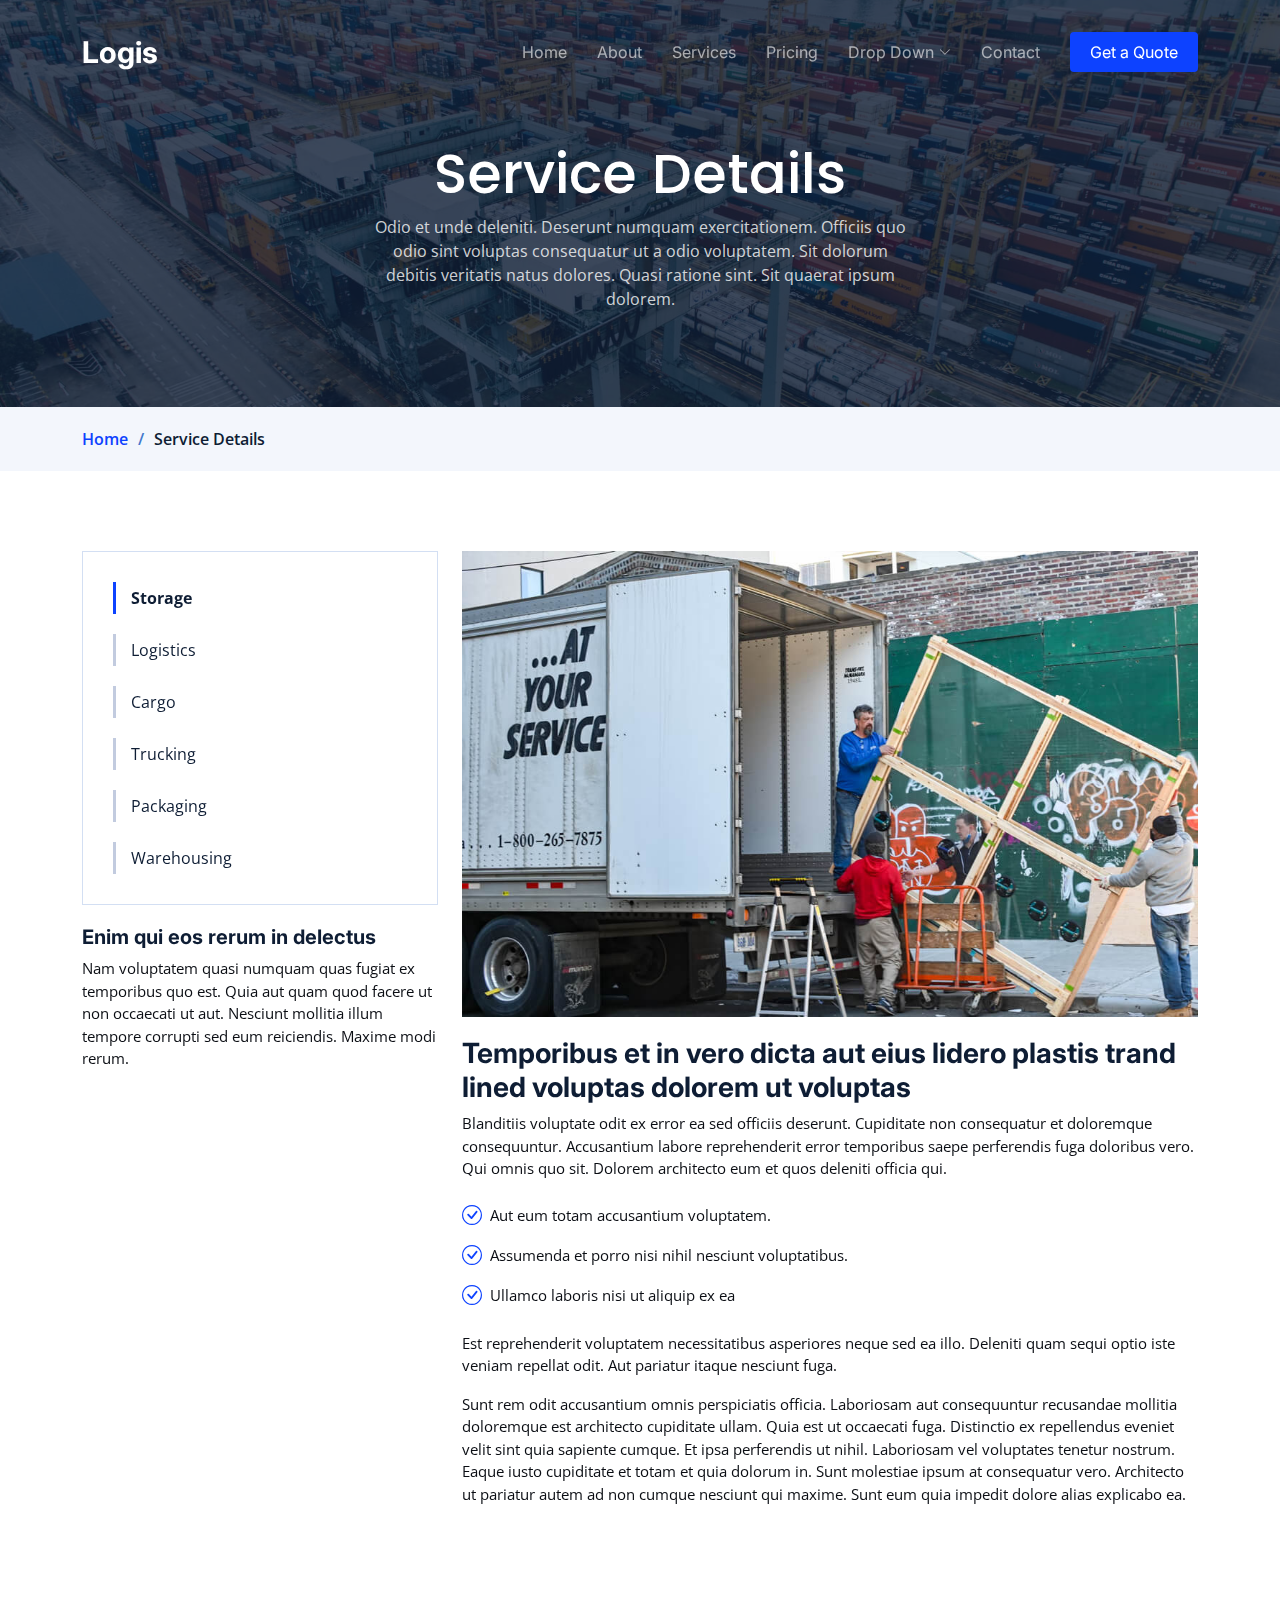
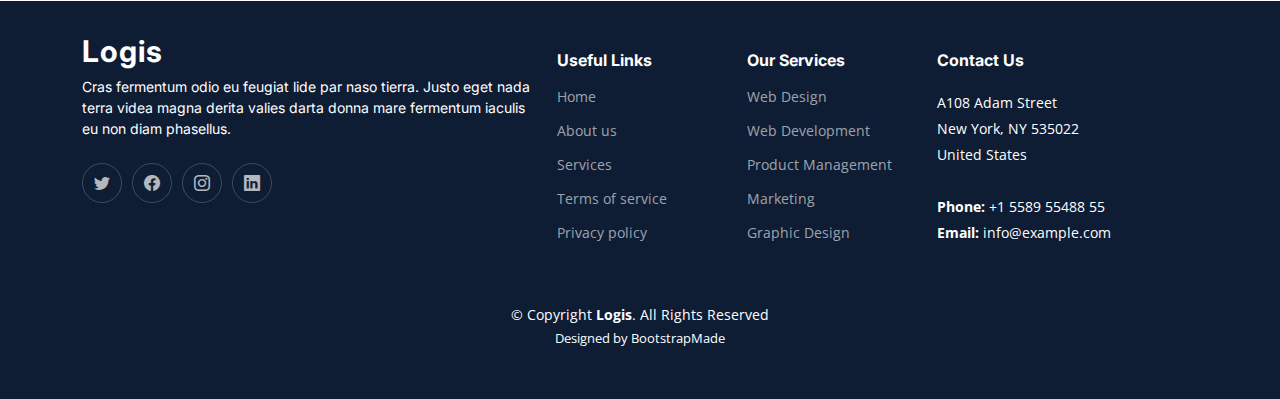
<file: service-details.html>
<!DOCTYPE html>
<html lang="en">

<head>
  <meta charset="utf-8">
  <meta content="width=device-width, initial-scale=1.0" name="viewport">

  <title>Logis Bootstrap Template - Service Details</title>
  <meta content="" name="description">
  <meta content="" name="keywords">

  <!-- Favicons -->
  <link href="assets/img/favicon.png" rel="icon">
  <link href="assets/img/apple-touch-icon.png" rel="apple-touch-icon">

  <!-- Google Fonts -->
  <link rel="preconnect" href="https://fonts.googleapis.com">
  <link rel="preconnect" href="https://fonts.gstatic.com" crossorigin>
  <link href="https://fonts.googleapis.com/css2?family=Open+Sans:ital,wght@0,300;0,400;0,500;0,600;0,700;1,300;1,400;1,600;1,700&family=Poppins:ital,wght@0,300;0,400;0,500;0,600;0,700;1,300;1,400;1,500;1,600;1,700&family=Inter:ital,wght@0,300;0,400;0,500;0,600;0,700;1,300;1,400;1,500;1,600;1,700&display=swap" rel="stylesheet">

  <!-- Vendor CSS Files -->
  <link href="assets/vendor/bootstrap/css/bootstrap.min.css" rel="stylesheet">
  <link href="assets/vendor/bootstrap-icons/bootstrap-icons.css" rel="stylesheet">
  <link href="assets/vendor/fontawesome-free/css/all.min.css" rel="stylesheet">
  <link href="assets/vendor/glightbox/css/glightbox.min.css" rel="stylesheet">
  <link href="assets/vendor/swiper/swiper-bundle.min.css" rel="stylesheet">
  <link href="assets/vendor/aos/aos.css" rel="stylesheet">

  <!-- Template Main CSS File -->
  <link href="assets/css/main.css" rel="stylesheet">

  <!-- =======================================================
  * Template Name: Logis - v1.2.1
  * Template URL: https://bootstrapmade.com/logis-bootstrap-logistics-website-template/
  * Author: BootstrapMade.com
  * License: https://bootstrapmade.com/license/
  ======================================================== -->
</head>

<body>

  <!-- ======= Header ======= -->
  <header id="header" class="header d-flex align-items-center fixed-top">
    <div class="container-fluid container-xl d-flex align-items-center justify-content-between">

      <a href="index.html" class="logo d-flex align-items-center">
        <!-- Uncomment the line below if you also wish to use an image logo -->
        <!-- <img src="assets/img/logo.png" alt=""> -->
        <h1>Logis</h1>
      </a>

      <i class="mobile-nav-toggle mobile-nav-show bi bi-list"></i>
      <i class="mobile-nav-toggle mobile-nav-hide d-none bi bi-x"></i>
      <nav id="navbar" class="navbar">
        <ul>
          <li><a href="index.html">Home</a></li>
          <li><a href="about.html">About</a></li>
          <li><a href="services.html">Services</a></li>
          <li><a href="pricing.html">Pricing</a></li>
          <li class="dropdown"><a href="#"><span>Drop Down</span> <i class="bi bi-chevron-down dropdown-indicator"></i></a>
            <ul>
              <li><a href="#">Drop Down 1</a></li>
              <li class="dropdown"><a href="#"><span>Deep Drop Down</span> <i class="bi bi-chevron-down dropdown-indicator"></i></a>
                <ul>
                  <li><a href="#">Deep Drop Down 1</a></li>
                  <li><a href="#">Deep Drop Down 2</a></li>
                  <li><a href="#">Deep Drop Down 3</a></li>
                  <li><a href="#">Deep Drop Down 4</a></li>
                  <li><a href="#">Deep Drop Down 5</a></li>
                </ul>
              </li>
              <li><a href="#">Drop Down 2</a></li>
              <li><a href="#">Drop Down 3</a></li>
              <li><a href="#">Drop Down 4</a></li>
            </ul>
          </li>
          <li><a href="contact.html">Contact</a></li>
          <li><a class="get-a-quote" href="get-a-quote.html">Get a Quote</a></li>
        </ul>
      </nav><!-- .navbar -->

    </div>
  </header><!-- End Header -->
  <!-- End Header -->

  <main id="main">

    <!-- ======= Breadcrumbs ======= -->
    <div class="breadcrumbs">
      <div class="page-header d-flex align-items-center" style="background-image: url('assets/img/page-header.jpg');">
        <div class="container position-relative">
          <div class="row d-flex justify-content-center">
            <div class="col-lg-6 text-center">
              <h2>Service Details</h2>
              <p>Odio et unde deleniti. Deserunt numquam exercitationem. Officiis quo odio sint voluptas consequatur ut a odio voluptatem. Sit dolorum debitis veritatis natus dolores. Quasi ratione sint. Sit quaerat ipsum dolorem.</p>
            </div>
          </div>
        </div>
      </div>
      <nav>
        <div class="container">
          <ol>
            <li><a href="index.html">Home</a></li>
            <li>Service Details</li>
          </ol>
        </div>
      </nav>
    </div><!-- End Breadcrumbs -->

    <!-- ======= Service Details Section ======= -->
    <section id="service-details" class="service-details">
      <div class="container" data-aos="fade-up">

        <div class="row gy-4">

          <div class="col-lg-4">
            <div class="services-list">
              <a href="#" class="active">Storage</a>
              <a href="#">Logistics</a>
              <a href="#">Cargo</a>
              <a href="#">Trucking</a>
              <a href="#">Packaging</a>
              <a href="#">Warehousing</a>
            </div>

            <h4>Enim qui eos rerum in delectus</h4>
            <p>Nam voluptatem quasi numquam quas fugiat ex temporibus quo est. Quia aut quam quod facere ut non occaecati ut aut. Nesciunt mollitia illum tempore corrupti sed eum reiciendis. Maxime modi rerum.</p>
          </div>

          <div class="col-lg-8">
            <img src="assets/img/service-details.jpg" alt="" class="img-fluid services-img">
            <h3>Temporibus et in vero dicta aut eius lidero plastis trand lined voluptas dolorem ut voluptas</h3>
            <p>
              Blanditiis voluptate odit ex error ea sed officiis deserunt. Cupiditate non consequatur et doloremque consequuntur. Accusantium labore reprehenderit error temporibus saepe perferendis fuga doloribus vero. Qui omnis quo sit. Dolorem architecto eum et quos deleniti officia qui.
            </p>
            <ul>
              <li><i class="bi bi-check-circle"></i> <span>Aut eum totam accusantium voluptatem.</span></li>
              <li><i class="bi bi-check-circle"></i> <span>Assumenda et porro nisi nihil nesciunt voluptatibus.</span></li>
              <li><i class="bi bi-check-circle"></i> <span>Ullamco laboris nisi ut aliquip ex ea</span></li>
            </ul>
            <p>
              Est reprehenderit voluptatem necessitatibus asperiores neque sed ea illo. Deleniti quam sequi optio iste veniam repellat odit. Aut pariatur itaque nesciunt fuga.
            </p>
            <p>
              Sunt rem odit accusantium omnis perspiciatis officia. Laboriosam aut consequuntur recusandae mollitia doloremque est architecto cupiditate ullam. Quia est ut occaecati fuga. Distinctio ex repellendus eveniet velit sint quia sapiente cumque. Et ipsa perferendis ut nihil. Laboriosam vel voluptates tenetur nostrum. Eaque iusto cupiditate et totam et quia dolorum in. Sunt molestiae ipsum at consequatur vero. Architecto ut pariatur autem ad non cumque nesciunt qui maxime. Sunt eum quia impedit dolore alias explicabo ea.
            </p>
          </div>

        </div>

      </div>
    </section><!-- End Service Details Section -->

  </main><!-- End #main -->

  <!-- ======= Footer ======= -->
  <footer id="footer" class="footer">

    <div class="container">
      <div class="row gy-4">
        <div class="col-lg-5 col-md-12 footer-info">
          <a href="index.html" class="logo d-flex align-items-center">
            <span>Logis</span>
          </a>
          <p>Cras fermentum odio eu feugiat lide par naso tierra. Justo eget nada terra videa magna derita valies darta donna mare fermentum iaculis eu non diam phasellus.</p>
          <div class="social-links d-flex mt-4">
            <a href="#" class="twitter"><i class="bi bi-twitter"></i></a>
            <a href="#" class="facebook"><i class="bi bi-facebook"></i></a>
            <a href="#" class="instagram"><i class="bi bi-instagram"></i></a>
            <a href="#" class="linkedin"><i class="bi bi-linkedin"></i></a>
          </div>
        </div>

        <div class="col-lg-2 col-6 footer-links">
          <h4>Useful Links</h4>
          <ul>
            <li><a href="#">Home</a></li>
            <li><a href="#">About us</a></li>
            <li><a href="#">Services</a></li>
            <li><a href="#">Terms of service</a></li>
            <li><a href="#">Privacy policy</a></li>
          </ul>
        </div>

        <div class="col-lg-2 col-6 footer-links">
          <h4>Our Services</h4>
          <ul>
            <li><a href="#">Web Design</a></li>
            <li><a href="#">Web Development</a></li>
            <li><a href="#">Product Management</a></li>
            <li><a href="#">Marketing</a></li>
            <li><a href="#">Graphic Design</a></li>
          </ul>
        </div>

        <div class="col-lg-3 col-md-12 footer-contact text-center text-md-start">
          <h4>Contact Us</h4>
          <p>
            A108 Adam Street <br>
            New York, NY 535022<br>
            United States <br><br>
            <strong>Phone:</strong> +1 5589 55488 55<br>
            <strong>Email:</strong> info@example.com<br>
          </p>

        </div>

      </div>
    </div>

    <div class="container mt-4">
      <div class="copyright">
        &copy; Copyright <strong><span>Logis</span></strong>. All Rights Reserved
      </div>
      <div class="credits">
        <!-- All the links in the footer should remain intact. -->
        <!-- You can delete the links only if you purchased the pro version. -->
        <!-- Licensing information: https://bootstrapmade.com/license/ -->
        <!-- Purchase the pro version with working PHP/AJAX contact form: https://bootstrapmade.com/logis-bootstrap-logistics-website-template/ -->
        Designed by <a href="https://bootstrapmade.com/">BootstrapMade</a>
      </div>
    </div>

  </footer><!-- End Footer -->
  <!-- End Footer -->

  <a href="#" class="scroll-top d-flex align-items-center justify-content-center"><i class="bi bi-arrow-up-short"></i></a>

  <div id="preloader"></div>

  <!-- Vendor JS Files -->
  <script src="assets/vendor/bootstrap/js/bootstrap.bundle.min.js"></script>
  <script src="assets/vendor/purecounter/purecounter_vanilla.js"></script>
  <script src="assets/vendor/glightbox/js/glightbox.min.js"></script>
  <script src="assets/vendor/swiper/swiper-bundle.min.js"></script>
  <script src="assets/vendor/aos/aos.js"></script>
  <script src="assets/vendor/php-email-form/validate.js"></script>

  <!-- Template Main JS File -->
  <script src="assets/js/main.js"></script>

</body>

</html>
</file>
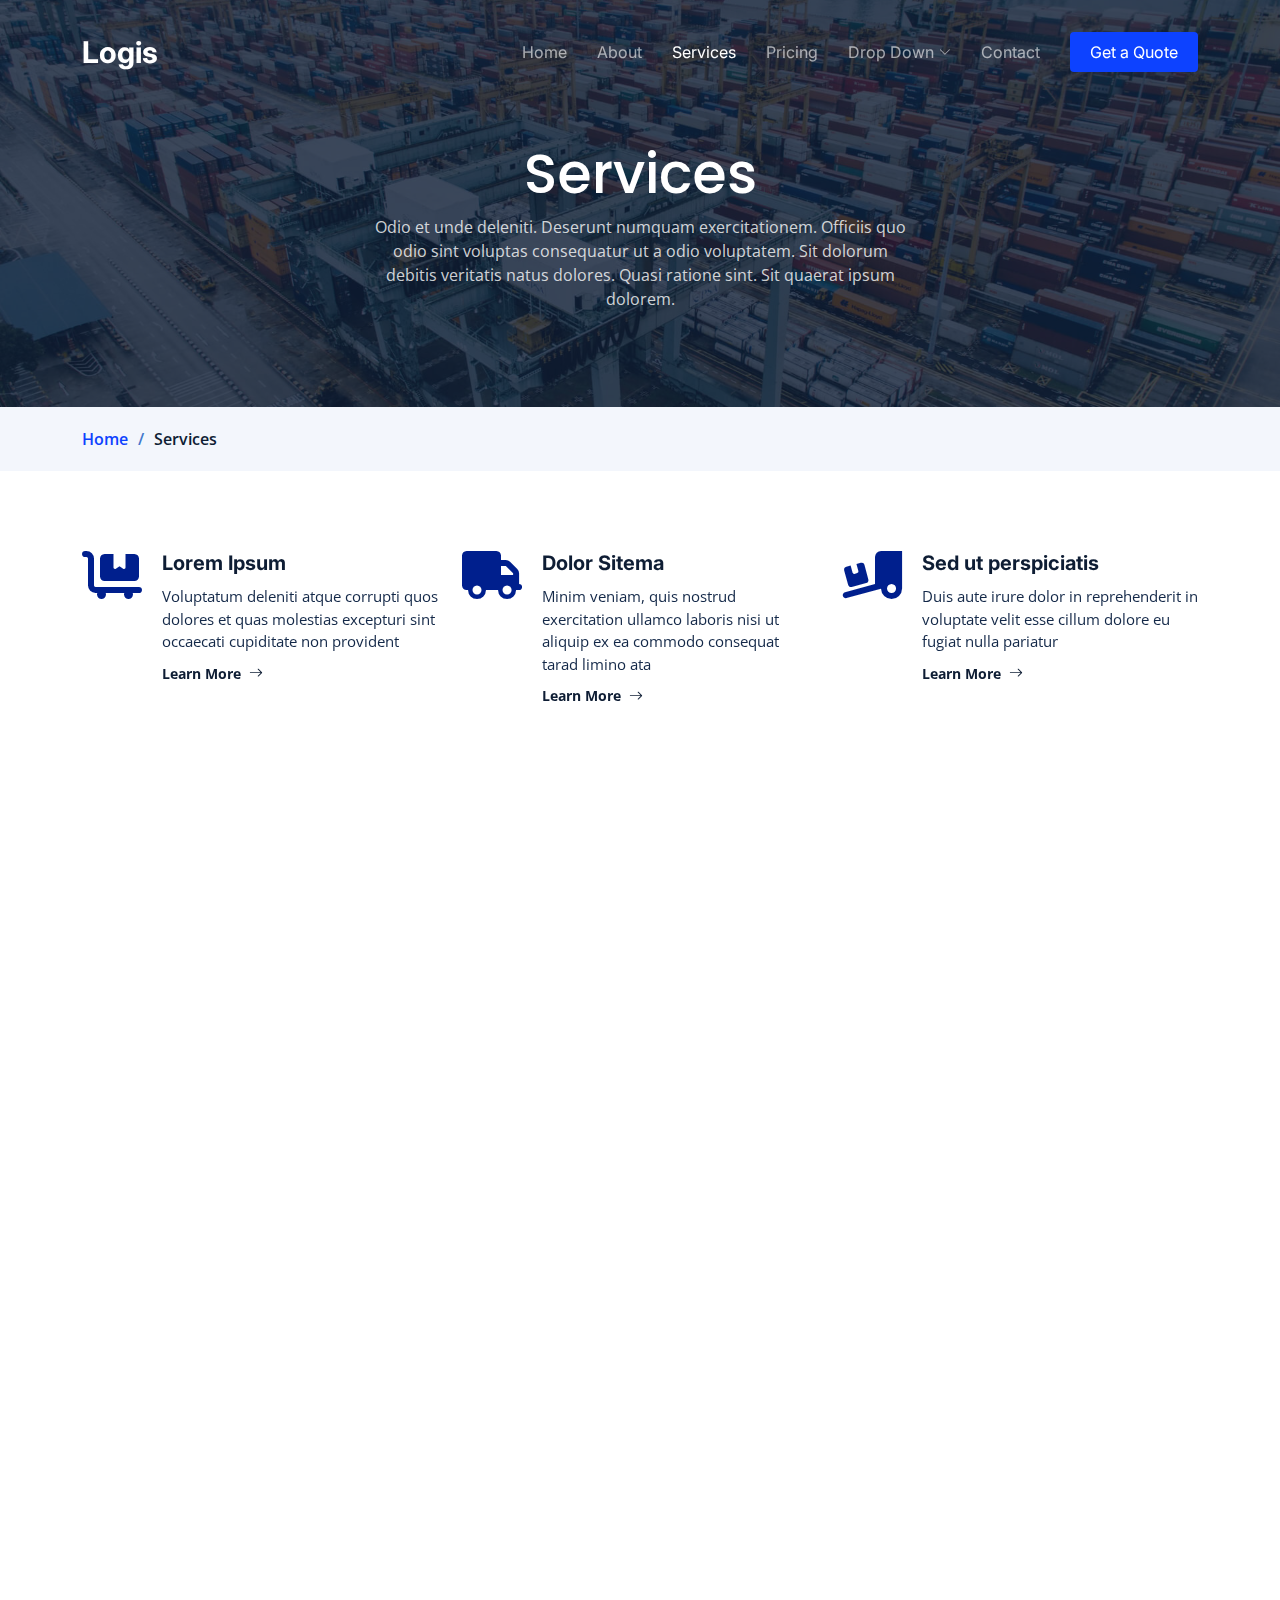
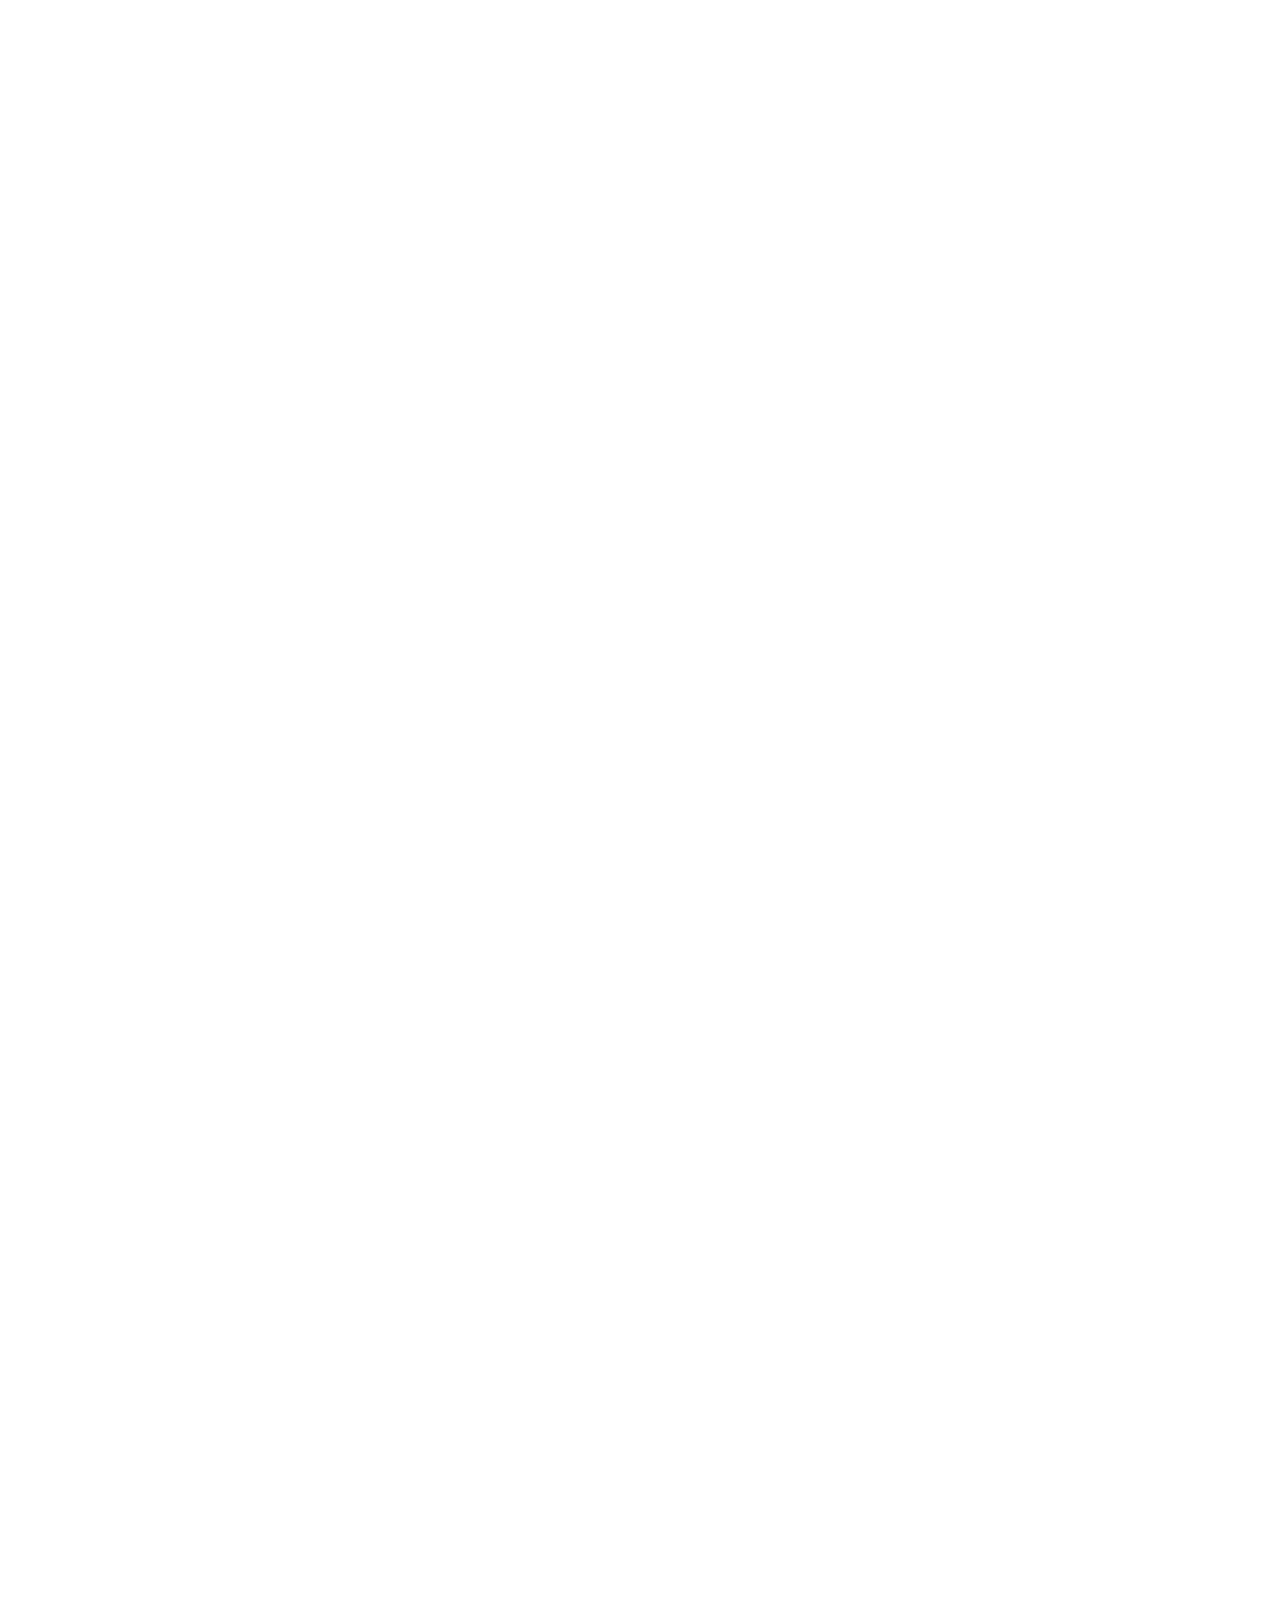
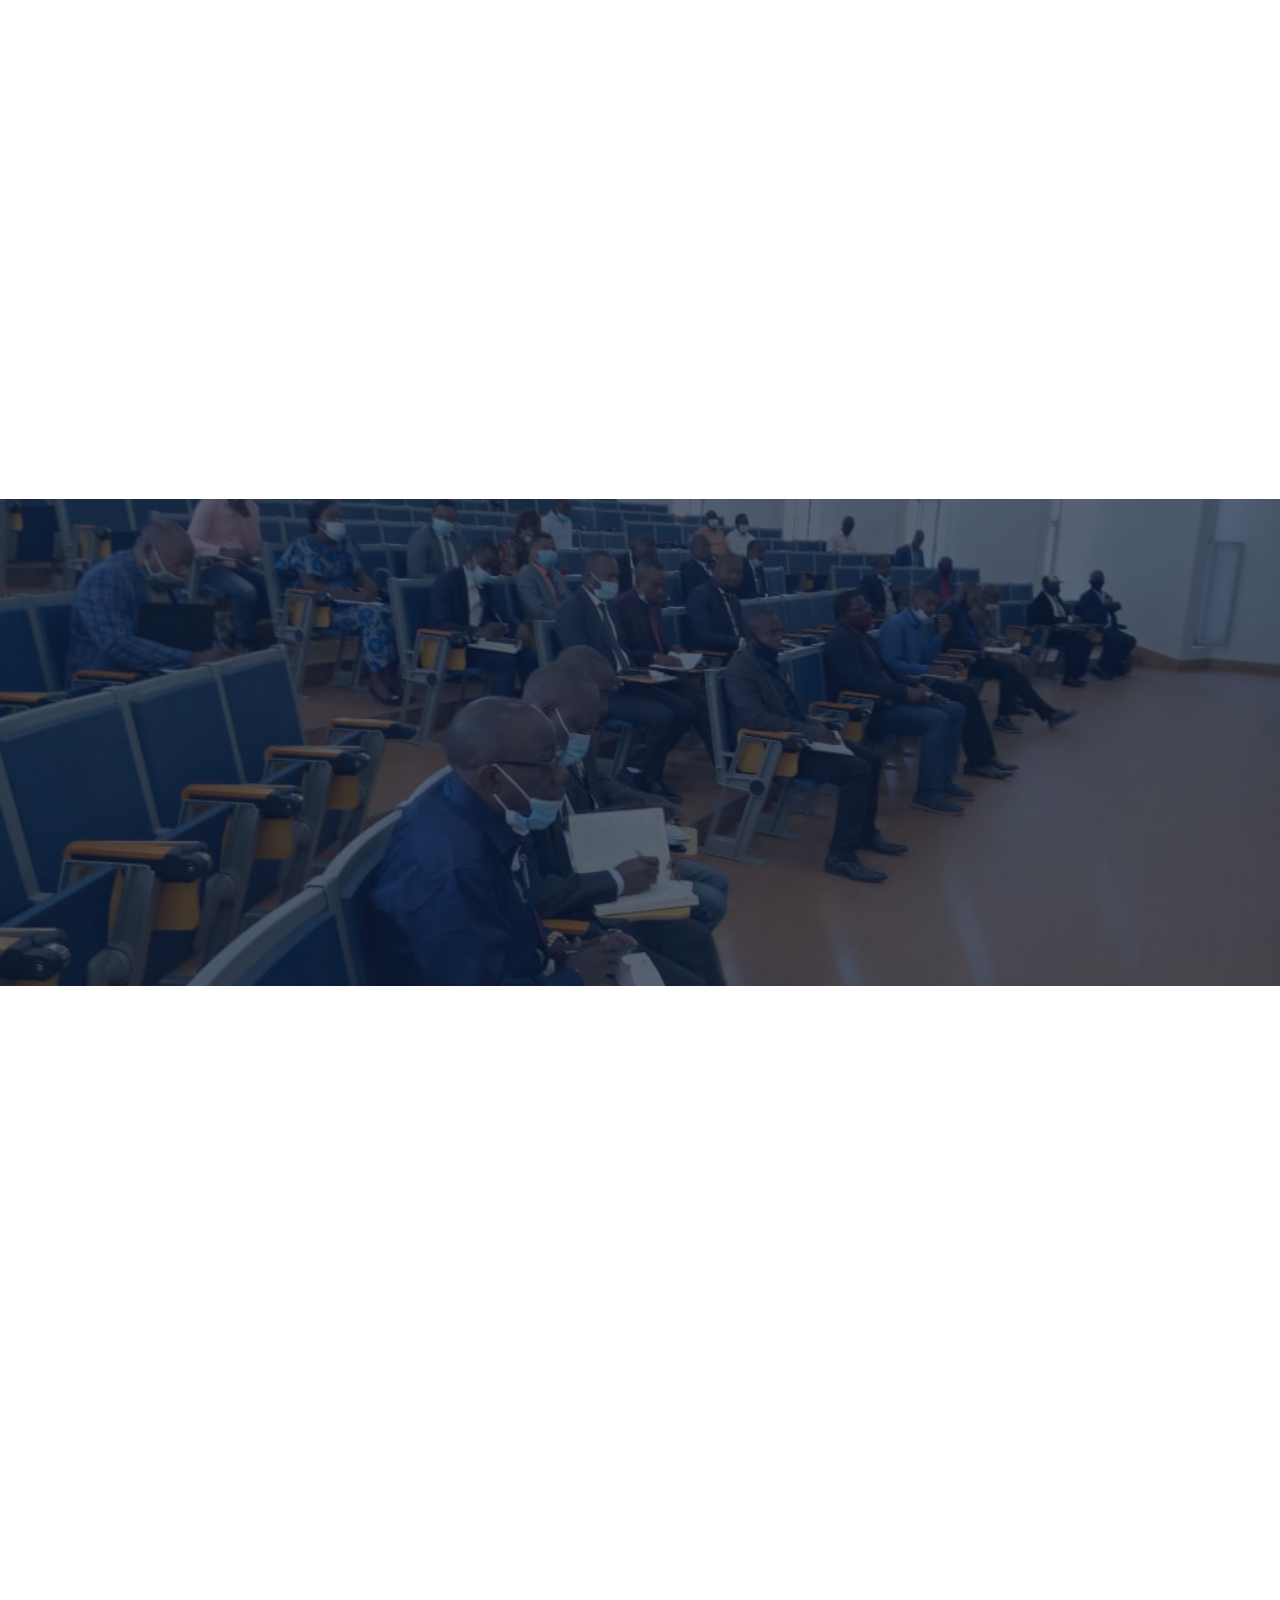
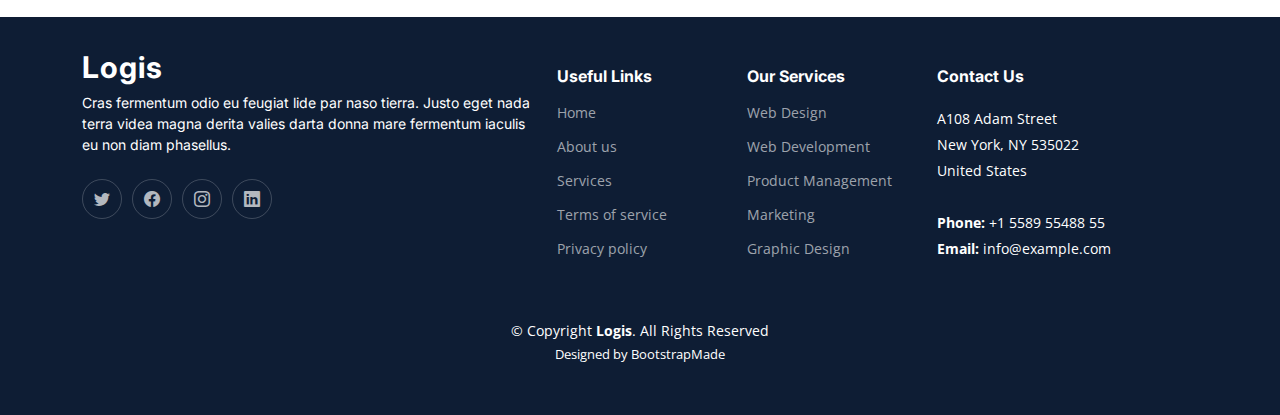
<file: services.html>
<!DOCTYPE html>
<html lang="en">

<head>
  <meta charset="utf-8">
  <meta content="width=device-width, initial-scale=1.0" name="viewport">

  <title>Logis Bootstrap Template - Services</title>
  <meta content="" name="description">
  <meta content="" name="keywords">

  <!-- Favicons -->
  <link href="assets/img/favicon.png" rel="icon">
  <link href="assets/img/apple-touch-icon.png" rel="apple-touch-icon">

  <!-- Google Fonts -->
  <link rel="preconnect" href="https://fonts.googleapis.com">
  <link rel="preconnect" href="https://fonts.gstatic.com" crossorigin>
  <link href="https://fonts.googleapis.com/css2?family=Open+Sans:ital,wght@0,300;0,400;0,500;0,600;0,700;1,300;1,400;1,600;1,700&family=Poppins:ital,wght@0,300;0,400;0,500;0,600;0,700;1,300;1,400;1,500;1,600;1,700&family=Inter:ital,wght@0,300;0,400;0,500;0,600;0,700;1,300;1,400;1,500;1,600;1,700&display=swap" rel="stylesheet">

  <!-- Vendor CSS Files -->
  <link href="assets/vendor/bootstrap/css/bootstrap.min.css" rel="stylesheet">
  <link href="assets/vendor/bootstrap-icons/bootstrap-icons.css" rel="stylesheet">
  <link href="assets/vendor/fontawesome-free/css/all.min.css" rel="stylesheet">
  <link href="assets/vendor/glightbox/css/glightbox.min.css" rel="stylesheet">
  <link href="assets/vendor/swiper/swiper-bundle.min.css" rel="stylesheet">
  <link href="assets/vendor/aos/aos.css" rel="stylesheet">

  <!-- Template Main CSS File -->
  <link href="assets/css/main.css" rel="stylesheet">

  <!-- =======================================================
  * Template Name: Logis - v1.2.1
  * Template URL: https://bootstrapmade.com/logis-bootstrap-logistics-website-template/
  * Author: BootstrapMade.com
  * License: https://bootstrapmade.com/license/
  ======================================================== -->
</head>

<body>

  <!-- ======= Header ======= -->
  <header id="header" class="header d-flex align-items-center fixed-top">
    <div class="container-fluid container-xl d-flex align-items-center justify-content-between">

      <a href="index.html" class="logo d-flex align-items-center">
        <!-- Uncomment the line below if you also wish to use an image logo -->
        <!-- <img src="assets/img/logo.png" alt=""> -->
        <h1>Logis</h1>
      </a>

      <i class="mobile-nav-toggle mobile-nav-show bi bi-list"></i>
      <i class="mobile-nav-toggle mobile-nav-hide d-none bi bi-x"></i>
      <nav id="navbar" class="navbar">
        <ul>
          <li><a href="index.html">Home</a></li>
          <li><a href="about.html">About</a></li>
          <li><a href="services.html" class="active">Services</a></li>
          <li><a href="pricing.html">Pricing</a></li>
          <li class="dropdown"><a href="#"><span>Drop Down</span> <i class="bi bi-chevron-down dropdown-indicator"></i></a>
            <ul>
              <li><a href="#">Drop Down 1</a></li>
              <li class="dropdown"><a href="#"><span>Deep Drop Down</span> <i class="bi bi-chevron-down dropdown-indicator"></i></a>
                <ul>
                  <li><a href="#">Deep Drop Down 1</a></li>
                  <li><a href="#">Deep Drop Down 2</a></li>
                  <li><a href="#">Deep Drop Down 3</a></li>
                  <li><a href="#">Deep Drop Down 4</a></li>
                  <li><a href="#">Deep Drop Down 5</a></li>
                </ul>
              </li>
              <li><a href="#">Drop Down 2</a></li>
              <li><a href="#">Drop Down 3</a></li>
              <li><a href="#">Drop Down 4</a></li>
            </ul>
          </li>
          <li><a href="contact.html">Contact</a></li>
          <li><a class="get-a-quote" href="get-a-quote.html">Get a Quote</a></li>
        </ul>
      </nav><!-- .navbar -->

    </div>
  </header><!-- End Header -->
  <!-- End Header -->

  <main id="main">

    <!-- ======= Breadcrumbs ======= -->
    <div class="breadcrumbs">
      <div class="page-header d-flex align-items-center" style="background-image: url('assets/img/page-header.jpg');">
        <div class="container position-relative">
          <div class="row d-flex justify-content-center">
            <div class="col-lg-6 text-center">
              <h2>Services</h2>
              <p>Odio et unde deleniti. Deserunt numquam exercitationem. Officiis quo odio sint voluptas consequatur ut a odio voluptatem. Sit dolorum debitis veritatis natus dolores. Quasi ratione sint. Sit quaerat ipsum dolorem.</p>
            </div>
          </div>
        </div>
      </div>
      <nav>
        <div class="container">
          <ol>
            <li><a href="index.html">Home</a></li>
            <li>Services</li>
          </ol>
        </div>
      </nav>
    </div><!-- End Breadcrumbs -->

    <!-- ======= Featured Services Section ======= -->
    <section id="featured-services" class="featured-services">
      <div class="container">

        <div class="row gy-4">

          <div class="col-lg-4 col-md-6 service-item d-flex" data-aos="fade-up">
            <div class="icon flex-shrink-0"><i class="fa-solid fa-cart-flatbed"></i></div>
            <div>
              <h4 class="title">Lorem Ipsum</h4>
              <p class="description">Voluptatum deleniti atque corrupti quos dolores et quas molestias excepturi sint occaecati cupiditate non provident</p>
              <a href="service-details.html" class="readmore stretched-link"><span>Learn More</span><i class="bi bi-arrow-right"></i></a>
            </div>
          </div>
          <!-- End Service Item -->

          <div class="col-lg-4 col-md-6 service-item d-flex" data-aos="fade-up" data-aos-delay="100">
            <div class="icon flex-shrink-0"><i class="fa-solid fa-truck"></i></div>
            <div>
              <h4 class="title">Dolor Sitema</h4>
              <p class="description">Minim veniam, quis nostrud exercitation ullamco laboris nisi ut aliquip ex ea commodo consequat tarad limino ata</p>
              <a href="service-details.html" class="readmore stretched-link"><span>Learn More</span><i class="bi bi-arrow-right"></i></a>
            </div>
          </div><!-- End Service Item -->

          <div class="col-lg-4 col-md-6 service-item d-flex" data-aos="fade-up" data-aos-delay="200">
            <div class="icon flex-shrink-0"><i class="fa-solid fa-truck-ramp-box"></i></div>
            <div>
              <h4 class="title">Sed ut perspiciatis</h4>
              <p class="description">Duis aute irure dolor in reprehenderit in voluptate velit esse cillum dolore eu fugiat nulla pariatur</p>
              <a href="service-details.html" class="readmore stretched-link"><span>Learn More</span><i class="bi bi-arrow-right"></i></a>
            </div>
          </div><!-- End Service Item -->

        </div>

      </div>
    </section><!-- End Featured Services Section -->

    <!-- ======= Services Section ======= -->
    <section id="service" class="services pt-0">
      <div class="container" data-aos="fade-up">

        <div class="section-header">
          <span>Our Services</span>
          <h2>Our Services</h2>

        </div>

        <div class="row gy-4">

          <div class="col-lg-4 col-md-6" data-aos="fade-up" data-aos-delay="100">
            <div class="card">
              <div class="card-img">
                <img src="assets/img/storage-service.jpg" alt="" class="img-fluid">
              </div>
              <h3><a href="service-details.html" class="stretched-link">Storage</a></h3>
              <p>Cumque eos in qui numquam. Aut aspernatur perferendis sed atque quia voluptas quisquam repellendus temporibus itaqueofficiis odit</p>
            </div>
          </div><!-- End Card Item -->

          <div class="col-lg-4 col-md-6" data-aos="fade-up" data-aos-delay="200">
            <div class="card">
              <div class="card-img">
                <img src="assets/img/logistics-service.jpg" alt="" class="img-fluid">
              </div>
              <h3><a href="service-details.html" class="stretched-link">Logistics</a></h3>
              <p>Asperiores provident dolor accusamus pariatur dolore nam id audantium ut et iure incidunt molestiae dolor ipsam ducimus occaecati nisi</p>
            </div>
          </div><!-- End Card Item -->

          <div class="col-lg-4 col-md-6" data-aos="fade-up" data-aos-delay="300">
            <div class="card">
              <div class="card-img">
                <img src="assets/img/cargo-service.jpg" alt="" class="img-fluid">
              </div>
              <h3><a href="service-details.html" class="stretched-link">Cargo</a></h3>
              <p>Dicta quam similique quia architecto eos nisi aut ratione aut ipsum reiciendis sit doloremque oluptatem aut et molestiae ut et nihil</p>
            </div>
          </div><!-- End Card Item -->

          <div class="col-lg-4 col-md-6" data-aos="fade-up" data-aos-delay="400">
            <div class="card">
              <div class="card-img">
                <img src="assets/img/trucking-service.jpg" alt="" class="img-fluid">
              </div>
              <h3><a href="service-details.html" class="stretched-link">Trucking</a></h3>
              <p>Dicta quam similique quia architecto eos nisi aut ratione aut ipsum reiciendis sit doloremque oluptatem aut et molestiae ut et nihil</p>
            </div>
          </div><!-- End Card Item -->

          <div class="col-lg-4 col-md-6" data-aos="fade-up" data-aos-delay="500">
            <div class="card">
              <div class="card-img">
                <img src="assets/img/packaging-service.jpg" alt="" class="img-fluid">
              </div>
              <h3><a href="service-details.html" class="stretched-link">Packaging</a></h3>
              <p>Illo consequuntur quisquam delectus praesentium modi dignissimos facere vel cum onsequuntur maiores beatae consequatur magni voluptates</p>
            </div>
          </div><!-- End Card Item -->

          <div class="col-lg-4 col-md-6" data-aos="fade-up" data-aos-delay="600">
            <div class="card">
              <div class="card-img">
                <img src="assets/img/warehousing-service.jpg" alt="" class="img-fluid">
              </div>
              <h3><a href="service-details.html" class="stretched-link">Warehousing</a></h3>
              <p>Quas assumenda non occaecati molestiae. In aut earum sed natus eatae in vero. Ab modi quisquam aut nostrum unde et qui est non quo nulla</p>
            </div>
          </div><!-- End Card Item -->

        </div>

      </div>
    </section><!-- End Services Section -->

    <!-- ======= Features Section ======= -->
    <section id="features" class="features">
      <div class="container">

        <div class="row gy-4 align-items-center features-item" data-aos="fade-up">

          <div class="col-md-5">
            <img src="assets/img/features-1.jpg" class="img-fluid" alt="">
          </div>
          <div class="col-md-7">
            <h3>Voluptatem dignissimos provident quasi corporis voluptates sit assumenda.</h3>
            <p class="fst-italic">
              Lorem ipsum dolor sit amet, consectetur adipiscing elit, sed do eiusmod tempor incididunt ut labore et dolore
              magna aliqua.
            </p>
            <ul>
              <li><i class="bi bi-check"></i> Ullamco laboris nisi ut aliquip ex ea commodo consequat.</li>
              <li><i class="bi bi-check"></i> Duis aute irure dolor in reprehenderit in voluptate velit.</li>
              <li><i class="bi bi-check"></i> Ullam est qui quos consequatur eos accusamus.</li>
            </ul>
          </div>
        </div><!-- Features Item -->

        <div class="row gy-4 align-items-center features-item" data-aos="fade-up">
          <div class="col-md-5 order-1 order-md-2">
            <img src="assets/img/features-2.jpg" class="img-fluid" alt="">
          </div>
          <div class="col-md-7 order-2 order-md-1">
            <h3>Corporis temporibus maiores provident</h3>
            <p class="fst-italic">
              Lorem ipsum dolor sit amet, consectetur adipiscing elit, sed do eiusmod tempor incididunt ut labore et dolore
              magna aliqua.
            </p>
            <p>
              Ullamco laboris nisi ut aliquip ex ea commodo consequat. Duis aute irure dolor in reprehenderit in voluptate
              velit esse cillum dolore eu fugiat nulla pariatur. Excepteur sint occaecat cupidatat non proident, sunt in
              culpa qui officia deserunt mollit anim id est laborum
            </p>
          </div>
        </div><!-- Features Item -->

        <div class="row gy-4 align-items-center features-item" data-aos="fade-up">
          <div class="col-md-5">
            <img src="assets/img/features-3.jpg" class="img-fluid" alt="">
          </div>
          <div class="col-md-7">
            <h3>Sunt consequatur ad ut est nulla consectetur reiciendis animi voluptas</h3>
            <p>Cupiditate placeat cupiditate placeat est ipsam culpa. Delectus quia minima quod. Sunt saepe odit aut quia voluptatem hic voluptas dolor doloremque.</p>
            <ul>
              <li><i class="bi bi-check"></i> Ullamco laboris nisi ut aliquip ex ea commodo consequat.</li>
              <li><i class="bi bi-check"></i> Duis aute irure dolor in reprehenderit in voluptate velit.</li>
              <li><i class="bi bi-check"></i> Facilis ut et voluptatem aperiam. Autem soluta ad fugiat.</li>
            </ul>
          </div>
        </div><!-- Features Item -->

        <div class="row gy-4 align-items-center features-item" data-aos="fade-up">
          <div class="col-md-5 order-1 order-md-2">
            <img src="assets/img/features-4.jpg" class="img-fluid" alt="">
          </div>
          <div class="col-md-7 order-2 order-md-1">
            <h3>Quas et necessitatibus eaque impedit ipsum animi consequatur incidunt in</h3>
            <p class="fst-italic">
              Lorem ipsum dolor sit amet, consectetur adipiscing elit, sed do eiusmod tempor incididunt ut labore et dolore
              magna aliqua.
            </p>
            <p>
              Ullamco laboris nisi ut aliquip ex ea commodo consequat. Duis aute irure dolor in reprehenderit in voluptate
              velit esse cillum dolore eu fugiat nulla pariatur. Excepteur sint occaecat cupidatat non proident, sunt in
              culpa qui officia deserunt mollit anim id est laborum
            </p>
          </div>
        </div><!-- Features Item -->

      </div>
    </section><!-- End Features Section -->

    <!-- ======= Testimonials Section ======= -->
    <section id="testimonials" class="testimonials">
      <div class="container">

        <div class="slides-1 swiper" data-aos="fade-up">
          <div class="swiper-wrapper">

            <div class="swiper-slide">
              <div class="testimonial-item">
                <img src="assets/img/testimonials/testimonials-1.jpg" class="testimonial-img" alt="">
                <h3>Saul Goodman</h3>
                <h4>Ceo &amp; Founder</h4>
                <div class="stars">
                  <i class="bi bi-star-fill"></i><i class="bi bi-star-fill"></i><i class="bi bi-star-fill"></i><i class="bi bi-star-fill"></i><i class="bi bi-star-fill"></i>
                </div>
                <p>
                  <i class="bi bi-quote quote-icon-left"></i>
                  Proin iaculis purus consequat sem cure digni ssim donec porttitora entum suscipit rhoncus. Accusantium quam, ultricies eget id, aliquam eget nibh et. Maecen aliquam, risus at semper.
                  <i class="bi bi-quote quote-icon-right"></i>
                </p>
              </div>
            </div><!-- End testimonial item -->

            <div class="swiper-slide">
              <div class="testimonial-item">
                <img src="assets/img/testimonials/testimonials-2.jpg" class="testimonial-img" alt="">
                <h3>Sara Wilsson</h3>
                <h4>Designer</h4>
                <div class="stars">
                  <i class="bi bi-star-fill"></i><i class="bi bi-star-fill"></i><i class="bi bi-star-fill"></i><i class="bi bi-star-fill"></i><i class="bi bi-star-fill"></i>
                </div>
                <p>
                  <i class="bi bi-quote quote-icon-left"></i>
                  Export tempor illum tamen malis malis eram quae irure esse labore quem cillum quid cillum eram malis quorum velit fore eram velit sunt aliqua noster fugiat irure amet legam anim culpa.
                  <i class="bi bi-quote quote-icon-right"></i>
                </p>
              </div>
            </div><!-- End testimonial item -->

            <div class="swiper-slide">
              <div class="testimonial-item">
                <img src="assets/img/testimonials/testimonials-3.jpg" class="testimonial-img" alt="">
                <h3>Jena Karlis</h3>
                <h4>Store Owner</h4>
                <div class="stars">
                  <i class="bi bi-star-fill"></i><i class="bi bi-star-fill"></i><i class="bi bi-star-fill"></i><i class="bi bi-star-fill"></i><i class="bi bi-star-fill"></i>
                </div>
                <p>
                  <i class="bi bi-quote quote-icon-left"></i>
                  Enim nisi quem export duis labore cillum quae magna enim sint quorum nulla quem veniam duis minim tempor labore quem eram duis noster aute amet eram fore quis sint minim.
                  <i class="bi bi-quote quote-icon-right"></i>
                </p>
              </div>
            </div><!-- End testimonial item -->

            <div class="swiper-slide">
              <div class="testimonial-item">
                <img src="assets/img/testimonials/testimonials-4.jpg" class="testimonial-img" alt="">
                <h3>Matt Brandon</h3>
                <h4>Freelancer</h4>
                <div class="stars">
                  <i class="bi bi-star-fill"></i><i class="bi bi-star-fill"></i><i class="bi bi-star-fill"></i><i class="bi bi-star-fill"></i><i class="bi bi-star-fill"></i>
                </div>
                <p>
                  <i class="bi bi-quote quote-icon-left"></i>
                  Fugiat enim eram quae cillum dolore dolor amet nulla culpa multos export minim fugiat minim velit minim dolor enim duis veniam ipsum anim magna sunt elit fore quem dolore labore illum veniam.
                  <i class="bi bi-quote quote-icon-right"></i>
                </p>
              </div>
            </div><!-- End testimonial item -->

            <div class="swiper-slide">
              <div class="testimonial-item">
                <img src="assets/img/testimonials/testimonials-5.jpg" class="testimonial-img" alt="">
                <h3>John Larson</h3>
                <h4>Entrepreneur</h4>
                <div class="stars">
                  <i class="bi bi-star-fill"></i><i class="bi bi-star-fill"></i><i class="bi bi-star-fill"></i><i class="bi bi-star-fill"></i><i class="bi bi-star-fill"></i>
                </div>
                <p>
                  <i class="bi bi-quote quote-icon-left"></i>
                  Quis quorum aliqua sint quem legam fore sunt eram irure aliqua veniam tempor noster veniam enim culpa labore duis sunt culpa nulla illum cillum fugiat legam esse veniam culpa fore nisi cillum quid.
                  <i class="bi bi-quote quote-icon-right"></i>
                </p>
              </div>
            </div><!-- End testimonial item -->

          </div>
          <div class="swiper-pagination"></div>
        </div>

      </div>
    </section><!-- End Testimonials Section -->

    <!-- ======= Frequently Asked Questions Section ======= -->
    <section id="faq" class="faq">
      <div class="container" data-aos="fade-up">

        <div class="section-header">
          <span>Frequently Asked Questions</span>
          <h2>Frequently Asked Questions</h2>

        </div>

        <div class="row justify-content-center" data-aos="fade-up" data-aos-delay="200">
          <div class="col-lg-10">

            <div class="accordion accordion-flush" id="faqlist">

              <div class="accordion-item">
                <h3 class="accordion-header">
                  <button class="accordion-button collapsed" type="button" data-bs-toggle="collapse" data-bs-target="#faq-content-1">
                    <i class="bi bi-question-circle question-icon"></i>
                    Non consectetur a erat nam at lectus urna duis?
                  </button>
                </h3>
                <div id="faq-content-1" class="accordion-collapse collapse" data-bs-parent="#faqlist">
                  <div class="accordion-body">
                    Feugiat pretium nibh ipsum consequat. Tempus iaculis urna id volutpat lacus laoreet non curabitur gravida. Venenatis lectus magna fringilla urna porttitor rhoncus dolor purus non.
                  </div>
                </div>
              </div><!-- # Faq item-->

              <div class="accordion-item">
                <h3 class="accordion-header">
                  <button class="accordion-button collapsed" type="button" data-bs-toggle="collapse" data-bs-target="#faq-content-2">
                    <i class="bi bi-question-circle question-icon"></i>
                    Feugiat scelerisque varius morbi enim nunc faucibus a pellentesque?
                  </button>
                </h3>
                <div id="faq-content-2" class="accordion-collapse collapse" data-bs-parent="#faqlist">
                  <div class="accordion-body">
                    Dolor sit amet consectetur adipiscing elit pellentesque habitant morbi. Id interdum velit laoreet id donec ultrices. Fringilla phasellus faucibus scelerisque eleifend donec pretium. Est pellentesque elit ullamcorper dignissim. Mauris ultrices eros in cursus turpis massa tincidunt dui.
                  </div>
                </div>
              </div><!-- # Faq item-->

              <div class="accordion-item">
                <h3 class="accordion-header">
                  <button class="accordion-button collapsed" type="button" data-bs-toggle="collapse" data-bs-target="#faq-content-3">
                    <i class="bi bi-question-circle question-icon"></i>
                    Dolor sit amet consectetur adipiscing elit pellentesque habitant morbi?
                  </button>
                </h3>
                <div id="faq-content-3" class="accordion-collapse collapse" data-bs-parent="#faqlist">
                  <div class="accordion-body">
                    Eleifend mi in nulla posuere sollicitudin aliquam ultrices sagittis orci. Faucibus pulvinar elementum integer enim. Sem nulla pharetra diam sit amet nisl suscipit. Rutrum tellus pellentesque eu tincidunt. Lectus urna duis convallis convallis tellus. Urna molestie at elementum eu facilisis sed odio morbi quis
                  </div>
                </div>
              </div><!-- # Faq item-->

              <div class="accordion-item">
                <h3 class="accordion-header">
                  <button class="accordion-button collapsed" type="button" data-bs-toggle="collapse" data-bs-target="#faq-content-4">
                    <i class="bi bi-question-circle question-icon"></i>
                    Ac odio tempor orci dapibus. Aliquam eleifend mi in nulla?
                  </button>
                </h3>
                <div id="faq-content-4" class="accordion-collapse collapse" data-bs-parent="#faqlist">
                  <div class="accordion-body">
                    <i class="bi bi-question-circle question-icon"></i>
                    Dolor sit amet consectetur adipiscing elit pellentesque habitant morbi. Id interdum velit laoreet id donec ultrices. Fringilla phasellus faucibus scelerisque eleifend donec pretium. Est pellentesque elit ullamcorper dignissim. Mauris ultrices eros in cursus turpis massa tincidunt dui.
                  </div>
                </div>
              </div><!-- # Faq item-->

              <div class="accordion-item">
                <h3 class="accordion-header">
                  <button class="accordion-button collapsed" type="button" data-bs-toggle="collapse" data-bs-target="#faq-content-5">
                    <i class="bi bi-question-circle question-icon"></i>
                    Tempus quam pellentesque nec nam aliquam sem et tortor consequat?
                  </button>
                </h3>
                <div id="faq-content-5" class="accordion-collapse collapse" data-bs-parent="#faqlist">
                  <div class="accordion-body">
                    Molestie a iaculis at erat pellentesque adipiscing commodo. Dignissim suspendisse in est ante in. Nunc vel risus commodo viverra maecenas accumsan. Sit amet nisl suscipit adipiscing bibendum est. Purus gravida quis blandit turpis cursus in
                  </div>
                </div>
              </div><!-- # Faq item-->

            </div>

          </div>
        </div>

      </div>
    </section><!-- End Frequently Asked Questions Section -->

  </main><!-- End #main -->

  <!-- ======= Footer ======= -->
  <footer id="footer" class="footer">

    <div class="container">
      <div class="row gy-4">
        <div class="col-lg-5 col-md-12 footer-info">
          <a href="index.html" class="logo d-flex align-items-center">
            <span>Logis</span>
          </a>
          <p>Cras fermentum odio eu feugiat lide par naso tierra. Justo eget nada terra videa magna derita valies darta donna mare fermentum iaculis eu non diam phasellus.</p>
          <div class="social-links d-flex mt-4">
            <a href="#" class="twitter"><i class="bi bi-twitter"></i></a>
            <a href="#" class="facebook"><i class="bi bi-facebook"></i></a>
            <a href="#" class="instagram"><i class="bi bi-instagram"></i></a>
            <a href="#" class="linkedin"><i class="bi bi-linkedin"></i></a>
          </div>
        </div>

        <div class="col-lg-2 col-6 footer-links">
          <h4>Useful Links</h4>
          <ul>
            <li><a href="#">Home</a></li>
            <li><a href="#">About us</a></li>
            <li><a href="#">Services</a></li>
            <li><a href="#">Terms of service</a></li>
            <li><a href="#">Privacy policy</a></li>
          </ul>
        </div>

        <div class="col-lg-2 col-6 footer-links">
          <h4>Our Services</h4>
          <ul>
            <li><a href="#">Web Design</a></li>
            <li><a href="#">Web Development</a></li>
            <li><a href="#">Product Management</a></li>
            <li><a href="#">Marketing</a></li>
            <li><a href="#">Graphic Design</a></li>
          </ul>
        </div>

        <div class="col-lg-3 col-md-12 footer-contact text-center text-md-start">
          <h4>Contact Us</h4>
          <p>
            A108 Adam Street <br>
            New York, NY 535022<br>
            United States <br><br>
            <strong>Phone:</strong> +1 5589 55488 55<br>
            <strong>Email:</strong> info@example.com<br>
          </p>

        </div>

      </div>
    </div>

    <div class="container mt-4">
      <div class="copyright">
        &copy; Copyright <strong><span>Logis</span></strong>. All Rights Reserved
      </div>
      <div class="credits">
        <!-- All the links in the footer should remain intact. -->
        <!-- You can delete the links only if you purchased the pro version. -->
        <!-- Licensing information: https://bootstrapmade.com/license/ -->
        <!-- Purchase the pro version with working PHP/AJAX contact form: https://bootstrapmade.com/logis-bootstrap-logistics-website-template/ -->
        Designed by <a href="https://bootstrapmade.com/">BootstrapMade</a>
      </div>
    </div>

  </footer><!-- End Footer -->
  <!-- End Footer -->

  <a href="#" class="scroll-top d-flex align-items-center justify-content-center"><i class="bi bi-arrow-up-short"></i></a>

  <div id="preloader"></div>

  <!-- Vendor JS Files -->
  <script src="assets/vendor/bootstrap/js/bootstrap.bundle.min.js"></script>
  <script src="assets/vendor/purecounter/purecounter_vanilla.js"></script>
  <script src="assets/vendor/glightbox/js/glightbox.min.js"></script>
  <script src="assets/vendor/swiper/swiper-bundle.min.js"></script>
  <script src="assets/vendor/aos/aos.js"></script>
  <script src="assets/vendor/php-email-form/validate.js"></script>

  <!-- Template Main JS File -->
  <script src="assets/js/main.js"></script>

</body>

</html>
</file>
<file: assets/css/main.css>
/**
* Template Name: Logis - v1.2.1
* Template URL: https://bootstrapmade.com/logis-bootstrap-logistics-website-template/
* Author: BootstrapMade.com
* License: https://bootstrapmade.com/license/
*/

/*--------------------------------------------------------------
# Set main reusable colors and fonts using CSS variables
# Learn more about CSS variables at https://developer.mozilla.org/en-US/docs/Web/CSS/Using_CSS_custom_properties
--------------------------------------------------------------*/
/* Fonts */
:root {
  --font-default: "Open Sans", system-ui, -apple-system, "Segoe UI", Roboto, "Helvetica Neue", Arial, "Noto Sans", "Liberation Sans", sans-serif, "Apple Color Emoji", "Segoe UI Emoji", "Segoe UI Symbol", "Noto Color Emoji";
  --font-primary: "Inter", sans-serif;
  --font-secondary: "Poppins", sans-serif;
}

/* Colors */
:root {
  --color-default: #0a0d13;
  --color-primary: #0d42ff;
  --color-secondary: #0e1d34;
}

/* Smooth scroll behavior */
:root {
  scroll-behavior: smooth;
}

/*--------------------------------------------------------------
# General
--------------------------------------------------------------*/
body {
  font-family: var(--font-default);
  color: var(--color-default);
}

a {
  color: var(--color-primary);
  text-decoration: none;
}

a:hover {
  color: #406aff;
  text-decoration: none;
}

h1,
h2,
h3,
h4,
h5,
h6 {
  font-family: var(--font-primary);
}

/*--------------------------------------------------------------
# Sections & Section Header
--------------------------------------------------------------*/
section {
  padding: 80px 0;
  overflow: hidden;
}

.section-header {
  text-align: center;
  padding: 30px 0;
  position: relative;
}

.section-header h2 {
  font-size: 32px;
  font-weight: 700;
  text-transform: uppercase;
  margin-bottom: 20px;
  padding-bottom: 0;
  color: #001973;
  position: relative;
  z-index: 2;
  margin-bottom: 20px;
  padding-bottom: 20px;
  position: relative;
}

.section-header h2:after {
  content: "";
  position: absolute;
  display: block;
  width: 50px;
  height: 3px;
  background: var(--color-primary);
  left: 0;
  right: 0;
  bottom: 0;
  margin: auto;
}

.section-header span {
  position: absolute;
  top: 46px;
  color: rgba(14, 29, 52, 0.06);
  left: 0;
  right: 0;
  z-index: 1;
  font-weight: 700;
  font-size: 56px;
  text-transform: uppercase;
  line-height: 0;
}

.section-header p {
  margin-bottom: 0;
  position: relative;
  z-index: 2;
}

@media (max-width: 640px) {
  .section-header h2 {
    font-size: 28px;
    margin-bottom: 15px;
  }

  .section-header span {
    font-size: 38px;
  }
}

/*--------------------------------------------------------------
# Breadcrumbs
--------------------------------------------------------------*/
.breadcrumbs .page-header {
  padding: 140px 0 80px 0;
  position: relative;
  background-size: cover;
  background-position: center;
  background-repeat: no-repeat;
}

.breadcrumbs .page-header:before {
  content: "";
  background-color: rgba(14, 29, 52, 0.8);
  position: absolute;
  inset: 0;
}

.breadcrumbs .page-header h2 {
  font-size: 56px;
  font-weight: 500;
  color: #fff;
  font-family: var(--font-secondary);
}

.breadcrumbs .page-header p {
  color: rgba(255, 255, 255, 0.8);
}

.breadcrumbs nav {
  background-color: #f3f6fc;
  padding: 20px 0;
}

.breadcrumbs nav ol {
  display: flex;
  flex-wrap: wrap;
  list-style: none;
  margin: 0;
  padding: 0;
  font-size: 16px;
  font-weight: 600;
  color: var(--color-secondary);
}

.breadcrumbs nav ol a {
  color: var(--color-primary);
  transition: 0.3s;
}

.breadcrumbs nav ol a:hover {
  text-decoration: underline;
}

.breadcrumbs nav ol li+li {
  padding-left: 10px;
}

.breadcrumbs nav ol li+li::before {
  display: inline-block;
  padding-right: 10px;
  color: #4278cc;
  content: "/";
}

/*--------------------------------------------------------------
# Scroll top button
--------------------------------------------------------------*/
.scroll-top {
  position: fixed;
  visibility: hidden;
  opacity: 0;
  right: 15px;
  bottom: 15px;
  z-index: 99999;
  background: var(--color-primary);
  width: 40px;
  height: 40px;
  border-radius: 4px;
  transition: all 0.4s;
}

.scroll-top i {
  font-size: 24px;
  color: #fff;
  line-height: 0;
}

.scroll-top:hover {
  background: rgba(13, 66, 255, 0.8);
  color: #fff;
}

.scroll-top.active {
  visibility: visible;
  opacity: 1;
}

/*--------------------------------------------------------------
# Preloader
--------------------------------------------------------------*/
#preloader {
  position: fixed;
  inset: 0;
  z-index: 9999;
  overflow: hidden;
  background: #fff;
  transition: all 0.6s ease-out;
  width: 100%;
  height: 100vh;
}

#preloader:before,
#preloader:after {
  content: "";
  position: absolute;
  border: 4px solid var(--color-primary);
  border-radius: 50%;
  -webkit-animation: animate-preloader 2s cubic-bezier(0, 0.2, 0.8, 1) infinite;
  animation: animate-preloader 2s cubic-bezier(0, 0.2, 0.8, 1) infinite;
}

#preloader:after {
  -webkit-animation-delay: -0.5s;
  animation-delay: -0.5s;
}

@-webkit-keyframes animate-preloader {
  0% {
    width: 10px;
    height: 10px;
    top: calc(50% - 5px);
    left: calc(50% - 5px);
    opacity: 1;
  }

  100% {
    width: 72px;
    height: 72px;
    top: calc(50% - 36px);
    left: calc(50% - 36px);
    opacity: 0;
  }
}

@keyframes animate-preloader {
  0% {
    width: 10px;
    height: 10px;
    top: calc(50% - 5px);
    left: calc(50% - 5px);
    opacity: 1;
  }

  100% {
    width: 72px;
    height: 72px;
    top: calc(50% - 36px);
    left: calc(50% - 36px);
    opacity: 0;
  }
}

/*--------------------------------------------------------------
# Disable aos animation delay on mobile devices
--------------------------------------------------------------*/
@media screen and (max-width: 768px) {
  [data-aos-delay] {
    transition-delay: 0 !important;
  }
}

/*--------------------------------------------------------------
# Header
--------------------------------------------------------------*/
.header {
  transition: all 0.5s;
  z-index: 997;
  padding: 30px 0;
}

.header.sticked {
  background: rgba(14, 29, 52, 0.9);
  padding: 15px 0;
  box-shadow: 0px 2px 20px rgba(14, 29, 52, 0.1);
}

.header .logo img {
  max-height: 40px;
  margin-right: 6px;
}

.header .logo h1 {
  font-size: 30px;
  margin: 0;
  font-weight: 700;
  color: #fff;
  font-family: var(--font-primary);
}

/*--------------------------------------------------------------
# Desktop Navigation
--------------------------------------------------------------*/
@media (min-width: 1280px) {
  .navbar {
    padding: 0;
  }

  .navbar ul {
    margin: 0;
    padding: 0;
    display: flex;
    list-style: none;
    align-items: center;
  }

  .navbar li {
    position: relative;
  }

  .navbar a,
  .navbar a:focus {
    display: flex;
    align-items: center;
    justify-content: space-between;
    padding: 10px 0 10px 30px;
    font-family: var(--font-primary);
    font-size: 16px;
    font-weight: 400;
    color: rgba(255, 255, 255, 0.6);
    white-space: nowrap;
    transition: 0.3s;
  }

  .navbar a i,
  .navbar a:focus i {
    font-size: 12px;
    line-height: 0;
    margin-left: 5px;
  }

  .navbar a:hover,
  .navbar .active,
  .navbar .active:focus,
  .navbar li:hover>a {
    color: #ffffff;
  }

  .navbar .get-a-quote,
  .navbar .get-a-quote:focus {
    background: var(--color-primary);
    padding: 8px 20px;
    margin-left: 30px;
    border-radius: 4px;
    color: #fff;
  }

  .navbar .get-a-quote:hover,
  .navbar .get-a-quote:focus:hover {
    color: #fff;
    background: #2756ff;
  }

  .navbar .dropdown ul {
    display: block;
    position: absolute;
    left: 14px;
    top: calc(100% + 30px);
    margin: 0;
    padding: 10px 0;
    z-index: 99;
    opacity: 0;
    visibility: hidden;
    background: #fff;
    box-shadow: 0px 0px 30px rgba(127, 137, 161, 0.25);
    transition: 0.3s;
    border-radius: 4px;
  }

  .navbar .dropdown ul li {
    min-width: 200px;
  }

  .navbar .dropdown ul a {
    padding: 10px 20px;
    font-size: 15px;
    text-transform: none;
    font-weight: 400;
    color: var(--color-secondary);
  }

  .navbar .dropdown ul a i {
    font-size: 12px;
  }

  .navbar .dropdown ul a:hover,
  .navbar .dropdown ul .active:hover,
  .navbar .dropdown ul li:hover>a {
    color: var(--color-primary);
  }

  .navbar .dropdown:hover>ul {
    opacity: 1;
    top: 100%;
    visibility: visible;
  }

  .navbar .dropdown .dropdown ul {
    top: 0;
    left: calc(100% - 30px);
    visibility: hidden;
  }

  .navbar .dropdown .dropdown:hover>ul {
    opacity: 1;
    top: 0;
    left: 100%;
    visibility: visible;
  }
}

@media (min-width: 1280px) and (max-width: 1366px) {
  .navbar .dropdown .dropdown ul {
    left: -90%;
  }

  .navbar .dropdown .dropdown:hover>ul {
    left: -100%;
  }
}

@media (min-width: 1280px) {

  .mobile-nav-show,
  .mobile-nav-hide {
    display: none;
  }
}

/*--------------------------------------------------------------
# Mobile Navigation
--------------------------------------------------------------*/
@media (max-width: 1279px) {
  .navbar {
    position: fixed;
    top: 0;
    right: -100%;
    width: 100%;
    max-width: 400px;
    bottom: 0;
    transition: 0.3s;
    z-index: 9997;
  }

  .navbar ul {
    position: absolute;
    inset: 0;
    padding: 50px 0 10px 0;
    margin: 0;
    background: rgba(14, 29, 52, 0.9);
    overflow-y: auto;
    transition: 0.3s;
    z-index: 9998;
  }

  .navbar a,
  .navbar a:focus {
    display: flex;
    align-items: center;
    justify-content: space-between;
    padding: 12px 20px;
    font-family: var(--font-primary);
    font-size: 16px;
    font-weight: 500;
    color: rgba(255, 255, 255, 0.7);
    white-space: nowrap;
    transition: 0.3s;
  }

  .navbar a i,
  .navbar a:focus i {
    font-size: 12px;
    line-height: 0;
    margin-left: 5px;
  }

  .navbar a:hover,
  .navbar .active,
  .navbar .active:focus,
  .navbar li:hover>a {
    color: #dc3545;;
  }

  .navbar .get-a-quote,
  .navbar .get-a-quote:focus {
    background: var(--color-primary);
    padding: 8px 20px;
    border-radius: 4px;
    margin: 15px;
    color: #fff;
  }

  .navbar .get-a-quote:hover,
  .navbar .get-a-quote:focus:hover {
    color: #fff;
    background: rgba(13, 66, 255, 0.8);
  }

  .navbar .dropdown ul,
  .navbar .dropdown .dropdown ul {
    position: static;
    display: none;
    padding: 10px 0;
    margin: 10px 20px;
    transition: all 0.5s ease-in-out;
    border: 1px solid #19335c;
  }

  .navbar .dropdown>.dropdown-active,
  .navbar .dropdown .dropdown>.dropdown-active {
    display: block;
  }

  .mobile-nav-show {
    color: #fff;
    font-size: 28px;
    cursor: pointer;
    line-height: 0;
    transition: 0.5s;
    z-index: 9999;
    margin-right: 10px;
  }

  .mobile-nav-hide {
    color: #fff;
    font-size: 32px;
    cursor: pointer;
    line-height: 0;
    transition: 0.5s;
    position: fixed;
    right: 20px;
    top: 20px;
    z-index: 9999;
  }

  .mobile-nav-active {
    overflow: hidden;
  }

  .mobile-nav-active .navbar {
    right: 0;
  }

  .mobile-nav-active .navbar:before {
    content: "";
    position: fixed;
    inset: 0;
    background: rgba(14, 29, 52, 0.8);
    z-index: 9996;
  }
}

/*--------------------------------------------------------------
# Featured Services Section
--------------------------------------------------------------*/
.featured-services .service-item {
  position: relative;
  height: 100%;
  margin-bottom: 20px;
}

.featured-services .service-item .icon {
  margin-right: 20px;
}

.featured-services .service-item .icon i {
  color: #001f8d;
  font-size: 48px;
  transition: 0.3s;
}

.featured-services .service-item:hover .icon {
  background: #fff;
}

.featured-services .service-item:hover .icon i {
  color: var(--color-primary);
}

.featured-services .service-item .title {
  font-weight: 700;
  margin-bottom: 10px;
  font-size: 20px;
  color: var(--color-secondary);
  transition: 0.3s;
}

.featured-services .service-item .description {
  font-size: 15px;
  color: #132848;
  margin-bottom: 10px;
}

.featured-services .service-item .readmore {
  display: flex;
  align-items: center;
  color: var(--color-secondary);
  transition: 0.3s;
  font-weight: 700;
  font-size: 14px;
}

.featured-services .service-item .readmore i {
  margin-left: 8px;
}

.featured-services .service-item:hover .title,
.featured-services .service-item:hover .readmore,
.featured-services .service-item:hover .icon i {
  color: var(--color-primary);
}

/*--------------------------------------------------------------
# About Us Section
--------------------------------------------------------------*/
.about .content h3 {
  font-weight: 700;
  font-size: 32px;
  font-family: var(--font-secondary);
  color: #001f8d;
}

.about .content ul {
  list-style: none;
  padding: 0;
}

.about .content ul li {
  display: flex;
  align-items: flex-start;
  margin-top: 20px;
}

.about .content ul i {
  flex-shrink: 0;
  font-size: 48px;
  color: var(--color-primary);
  margin-right: 20px;
  line-height: 0;
}

.about .content ul h5 {
  font-size: 18px;
  font-weight: 700;
  color: #19335c;
}

.about .content ul p {
  font-size: 15px;
}

.about .content p:last-child {
  margin-bottom: 0;
}

.about .play-btn {
  width: 94px;
  height: 94px;
  background: radial-gradient(var(--color-primary) 50%, rgba(13, 66, 255, 0.4) 52%);
  border-radius: 50%;
  display: block;
  position: absolute;
  left: calc(50% - 47px);
  top: calc(50% - 47px);
  overflow: hidden;
}

.about .play-btn:before {
  content: "";
  position: absolute;
  width: 120px;
  height: 120px;
  -webkit-animation-delay: 0s;
  animation-delay: 0s;
  -webkit-animation: pulsate-btn 2s;
  animation: pulsate-btn 2s;
  -webkit-animation-direction: forwards;
  animation-direction: forwards;
  -webkit-animation-iteration-count: infinite;
  animation-iteration-count: infinite;
  -webkit-animation-timing-function: steps;
  animation-timing-function: steps;
  opacity: 1;
  border-radius: 50%;
  border: 5px solid rgba(13, 66, 255, 0.7);
  top: -15%;
  left: -15%;
  background: rgba(198, 16, 0, 0);
}

.about .play-btn:after {
  content: "";
  position: absolute;
  left: 50%;
  top: 50%;
  transform: translateX(-40%) translateY(-50%);
  width: 0;
  height: 0;
  border-top: 10px solid transparent;
  border-bottom: 10px solid transparent;
  border-left: 15px solid #fff;
  z-index: 100;
  transition: all 400ms cubic-bezier(0.55, 0.055, 0.675, 0.19);
}

.about .play-btn:hover:before {
  content: "";
  position: absolute;
  left: 50%;
  top: 50%;
  transform: translateX(-40%) translateY(-50%);
  width: 0;
  height: 0;
  border: none;
  border-top: 10px solid transparent;
  border-bottom: 10px solid transparent;
  border-left: 15px solid #fff;
  z-index: 200;
  -webkit-animation: none;
  animation: none;
  border-radius: 0;
}

.about .play-btn:hover:after {
  border-left: 15px solid var(--color-primary);
  transform: scale(20);
}

@-webkit-keyframes pulsate-btn {
  0% {
    transform: scale(0.6, 0.6);
    opacity: 1;
  }

  100% {
    transform: scale(1, 1);
    opacity: 0;
  }
}

@keyframes pulsate-btn {
  0% {
    transform: scale(0.6, 0.6);
    opacity: 1;
  }

  100% {
    transform: scale(1, 1);
    opacity: 0;
  }
}

/*--------------------------------------------------------------
# Services Section
--------------------------------------------------------------*/
.services .card {
  border: 1px solid rgba(14, 29, 52, 0.15);
  background: #fff;
  position: relative;
  border-radius: 0;
  height: 100%;
}

.services .card .card-img {
  overflow: hidden;
  margin-bottom: 15px;
  border-radius: 0;
}

.services .card .card-img img {
  transition: 0.3s ease-in-out;
}

.services .card h3 {
  font-weight: 700;
  font-size: 18px;
  margin-bottom: 5px;
  padding: 10px 30px;
  text-transform: uppercase;
}

.services .card a {
  color: #001973;
  transition: 0.3;
}

.services .card a:hover {
  color: var(--color-primary);
}

.services .card p {
  padding: 0 30px;
  margin-bottom: 30px;
  color: var(--color-secondary);
  font-size: 15px;
}

.services .card:hover .card-img img {
  transform: scale(1.1);
}

/*--------------------------------------------------------------
# Call To Action Section
--------------------------------------------------------------*/
.call-to-action {
  background: linear-gradient(rgba(14, 29, 52, 0.6), rgba(14, 29, 52, 0.8)), url("../img/cta-bg.jpg") center center;
  background-size: cover;
  padding: 100px 0;
}

@media (min-width: 1365px) {
  .call-to-action {
    background-attachment: fixed;
  }
}

.call-to-action h3 {
  color: #fff;
  font-size: 28px;
  font-weight: 700;
}

.call-to-action p {
  color: #fff;
}

.call-to-action .cta-btn {
  font-family: var(--font-primary);
  font-weight: 500;
  font-size: 16px;
  letter-spacing: 1px;
  display: inline-block;
  padding: 12px 40px;
  border-radius: 5px;
  transition: 0.5s;
  margin: 10px;
  border: 2px solid #fff;
  color: #fff;
}

.call-to-action .cta-btn:hover {
  background: var(--color-primary);
  border: 2px solid var(--color-primary);
}

/*--------------------------------------------------------------
# Features Section
--------------------------------------------------------------*/
.features {
  padding-top: 80px;
}

.features .features-item+.features-item {
  margin-top: 100px;
}

@media (max-width: 640px) {
  .features .features-item+.features-item {
    margin-top: 40px;
  }
}

.features .features-item h3 {
  font-weight: 600;
  font-size: 26px;
  color: #001973;
}

.features .features-item ul {
  list-style: none;
  padding: 0;
}

.features .features-item ul li {
  padding-bottom: 10px;
}

.features .features-item ul li:last-child {
  padding-bottom: 0;
}

.features .features-item ul i {
  font-size: 20px;
  padding-right: 4px;
  color: var(--color-primary);
}

.features .features-item p:last-child {
  margin-bottom: 0;
}

/*--------------------------------------------------------------
# Pricing Section
--------------------------------------------------------------*/
.pricing .pricing-item {
  padding: 60px 40px;
  box-shadow: 0 3px 20px -2px rgba(108, 117, 125, 0.15);
  background: #fff;
  height: 100%;
  border-top: 4px solid #fff;
  border-radius: 5px;
}

.pricing h3 {
  font-weight: 600;
  margin-bottom: 15px;
  font-size: 20px;
  color: var(--color-secondary);
}

.pricing h4 {
  font-size: 48px;
  color: var(--color-primary);
  font-weight: 400;
  font-family: var(--font-primary);
  margin-bottom: 25px;
}

.pricing h4 sup {
  font-size: 28px;
}

.pricing h4 span {
  color: rgba(108, 117, 125, 0.8);
  font-size: 18px;
}

.pricing ul {
  padding: 20px 0;
  list-style: none;
  color: #6c757d;
  text-align: left;
  line-height: 20px;
}

.pricing ul li {
  padding: 10px 0;
  display: flex;
  align-items: center;
}

.pricing ul i {
  color: #059652;
  font-size: 24px;
  padding-right: 3px;
}

.pricing ul .na {
  color: rgba(108, 117, 125, 0.5);
}

.pricing ul .na i {
  color: rgba(108, 117, 125, 0.5);
}

.pricing ul .na span {
  text-decoration: line-through;
}

.pricing .buy-btn {
  display: inline-block;
  padding: 12px 35px;
  border-radius: 4px;
  color: var(--color-primary);
  transition: none;
  font-size: 16px;
  font-weight: 500;
  font-family: var(--font-primary);
  transition: 0.3s;
  border: 1px solid var(--color-primary);
}

.pricing .buy-btn:hover {
  background: var(--color-primary);
  color: #fff;
}

.pricing .featured {
  border-top-color: var(--color-primary);
}

.pricing .featured .buy-btn {
  background: var(--color-primary);
  color: #fff;
}

@media (max-width: 992px) {
  .pricing .box {
    max-width: 60%;
    margin: 0 auto 30px auto;
  }
}

@media (max-width: 767px) {
  .pricing .box {
    max-width: 80%;
    margin: 0 auto 30px auto;
  }
}

@media (max-width: 420px) {
  .pricing .box {
    max-width: 100%;
    margin: 0 auto 30px auto;
  }
}

/*--------------------------------------------------------------
# Frequently Asked Questions Section
--------------------------------------------------------------*/
.faq {
  padding-top: 80px;
}

.faq .accordion-item {
  border: 0;
  margin-bottom: 10px;
}

.faq .accordion-collapse {
  border: 0;
}

.faq .accordion-button {
  padding: 15px 30px 20px 60px;
  font-weight: 600;
  border: 0;
  font-size: 18px;
  color: var(--color-default);
  text-align: left;
  background: rgba(14, 29, 52, 0.03);
  border-radius: 5px;
}

.faq .accordion-button:focus {
  box-shadow: none;
}

.faq .accordion-button:not(.collapsed) {
  color: var(--color-primary);
  border-bottom: 0;
  box-shadow: none;
}

.faq .question-icon {
  position: absolute;
  top: 14px;
  left: 25px;
  font-size: 20px;
  color: var(--color-primary);
}

.faq .accordion-button:after {
  position: absolute;
  right: 15px;
  top: 15px;
}

.faq .accordion-body {
  padding: 0 30px 25px 60px;
  border: 0;
  background: rgba(14, 29, 52, 0.03);
  border-radius: 5px;
}

/*--------------------------------------------------------------
# Testimonials Section
--------------------------------------------------------------*/
.testimonials {
  padding: 80px 0;
  background: url("../img/testimonials-bg.jpg") no-repeat;
  background-position: center center;
  background-size: cover;
  position: relative;
}

.testimonials::before {
  content: "";
  position: absolute;
  inset: 0;
  background: rgba(14, 29, 52, 0.7);
}

.testimonials .section-header {
  margin-bottom: 40px;
}

.testimonials .testimonials-carousel,
.testimonials .testimonials-slider {
  overflow: hidden;
}

.testimonials .testimonial-item {
  text-align: center;
  color: #fff;
}

.testimonials .testimonial-item .testimonial-img {
  width: 100px;
  border-radius: 50%;
  border: 6px solid rgba(255, 255, 255, 0.15);
  margin: 0 auto;
}

.testimonials .testimonial-item h3 {
  font-size: 20px;
  font-weight: bold;
  margin: 10px 0 5px 0;
  color: #fff;
}

.testimonials .testimonial-item h4 {
  font-size: 14px;
  color: rgba(255, 255, 255, 0.6);
  margin: 0 0 15px 0;
}

.testimonials .testimonial-item .stars {
  margin-bottom: 15px;
}

.testimonials .testimonial-item .stars i {
  color: #ffc107;
  margin: 0 1px;
}

.testimonials .testimonial-item .quote-icon-left,
.testimonials .testimonial-item .quote-icon-right {
  color: rgba(255, 255, 255, 0.6);
  font-size: 26px;
  line-height: 0;
}

.testimonials .testimonial-item .quote-icon-left {
  display: inline-block;
  left: -5px;
  position: relative;
}

.testimonials .testimonial-item .quote-icon-right {
  display: inline-block;
  right: -5px;
  position: relative;
  top: 10px;
  transform: scale(-1, -1);
}

.testimonials .testimonial-item p {
  font-style: italic;
  margin: 0 auto 15px auto;
}

.testimonials .swiper-pagination {
  margin-top: 20px;
  position: relative;
}

.testimonials .swiper-pagination .swiper-pagination-bullet {
  width: 12px;
  height: 12px;
  background-color: rgba(255, 255, 255, 0.4);
  opacity: 0.5;
}

.testimonials .swiper-pagination .swiper-pagination-bullet-active {
  background-color: #fff;
  opacity: 1;
}

@media (min-width: 992px) {
  .testimonials .testimonial-item p {
    width: 80%;
  }
}

/*--------------------------------------------------------------
# Stats Counter Section
--------------------------------------------------------------*/
.stats-counter .stats-item {
  padding: 30px;
  width: 100%;
}

.stats-counter .stats-item span {
  font-size: 48px;
  display: block;
  color: var(--color-secondary);
  font-weight: 700;
  margin-bottom: 20px;
  padding-bottom: 20px;
  position: relative;
}

.stats-counter .stats-item span:after {
  content: "";
  position: absolute;
  display: block;
  width: 25px;
  height: 3px;
  background: var(--color-primary);
  left: 0;
  right: 0;
  bottom: 0;
  margin: auto;
}

.stats-counter .stats-item p {
  padding: 0;
  margin: 0;
  font-family: var(--font-primary);
  font-size: 15px;
  font-weight: 500;
  color: var(--color-secondary);
}

/*--------------------------------------------------------------
# Our Team Section
--------------------------------------------------------------*/
.team .member {
  text-align: center;
  margin-bottom: 20px;
  background: #fff;
  border: 1px solid rgba(14, 29, 52, 0.15);
}

.team .member img {
  margin: -1px -1px 30px -1px;
}

.team .member .member-content {
  padding: 0 20px 30px 20px;
}

.team .member h4 {
  font-weight: 700;
  margin-bottom: 2px;
  font-size: 18px;
}

.team .member span {
  font-style: italic;
  display: block;
  font-size: 13px;
  color: #6c757d;
}

.team .member p {
  padding-top: 10px;
  font-size: 14px;
  font-style: italic;
  color: #6c757d;
}

.team .member .social {
  margin-top: 15px;
}

.team .member .social a {
  color: rgba(14, 29, 52, 0.5);
  transition: 0.3s;
}

.team .member .social a:hover {
  color: var(--color-primary);
}

.team .member .social i {
  font-size: 18px;
  margin: 0 2px;
}

/*--------------------------------------------------------------
# Horizontal Pricing Section
--------------------------------------------------------------*/
.horizontal-pricing .pricing-item {
  box-shadow: 0 3px 20px -2px rgba(108, 117, 125, 0.15);
  padding-bottom: 30px;
  background: #fff;
  height: 100%;
  position: relative;
}

.horizontal-pricing h3 {
  font-weight: 700;
  margin-bottom: 0;
  font-size: 24px;
  color: var(--color-secondary);
}

.horizontal-pricing h4 {
  font-size: 48px;
  color: var(--color-primary);
  font-weight: 400;
  font-family: var(--font-primary);
  margin-bottom: 25px;
  text-align: center;
}

.horizontal-pricing h4 sup {
  font-size: 28px;
}

.horizontal-pricing h4 span {
  color: rgba(108, 117, 125, 0.8);
  font-size: 18px;
}

.horizontal-pricing ul {
  padding: 20px 0;
  list-style: none;
  color: #6c757d;
  text-align: left;
  line-height: 20px;
}

.horizontal-pricing ul li {
  padding-top: 15px;
  display: flex;
  align-items: center;
}

.horizontal-pricing ul i {
  color: #059652;
  font-size: 24px;
  padding-right: 3px;
}

.horizontal-pricing ul .na {
  color: rgba(108, 117, 125, 0.5);
}

.horizontal-pricing ul .na i {
  color: rgba(108, 117, 125, 0.5);
}

.horizontal-pricing ul .na span {
  text-decoration: line-through;
}

.horizontal-pricing .buy-btn {
  display: inline-block;
  padding: 12px 40px;
  border-radius: 4px;
  color: #fff;
  background-color: var(--color-primary);
  border: 2px solid var(--color-primary);
  transition: none;
  font-size: 16px;
  font-weight: 500;
  transition: 0.3s;
  font-family: var(--font-primary);
}

.horizontal-pricing .buy-btn:hover {
  background: #406aff;
  border-color: #406aff;
}

.horizontal-pricing .featured {
  background: var(--color-primary);
}

.horizontal-pricing .featured h3,
.horizontal-pricing .featured h4,
.horizontal-pricing .featured h4 span,
.horizontal-pricing .featured ul,
.horizontal-pricing .featured ul .na,
.horizontal-pricing .featured ul i,
.horizontal-pricing .featured ul .na i {
  color: #fff;
}

.horizontal-pricing .featured .buy-btn {
  background: var(--color-primary);
  color: #fff;
  border-color: #fff;
}

.horizontal-pricing .featured .buy-btn:hover {
  background: #fff;
  color: var(--color-primary);
}

/*--------------------------------------------------------------
# Get a Quote Section
--------------------------------------------------------------*/
.get-a-quote .quote-bg {
  min-height: 500px;
  background-size: cover;
  background-position: center;
}

.get-a-quote .php-email-form {
  background: #f3f6fc;
  padding: 40px;
  height: 100%;
}

@media (max-width: 575px) {
  .get-a-quote .php-email-form {
    padding: 20px;
  }
}

.get-a-quote .php-email-form h3 {
  font-size: 14px;
  font-weight: 700;
  text-transform: uppercase;
  letter-spacing: 1px;
}

.get-a-quote .php-email-form h4 {
  font-size: 14px;
  font-weight: 700;
  text-transform: uppercase;
  letter-spacing: 1px;
  margin: 20px 0 0 0;
}

.get-a-quote .php-email-form p {
  font-size: 14px;
  margin-bottom: 20px;
}

.get-a-quote .php-email-form .error-message {
  display: none;
  color: #fff;
  background: #df1529;
  text-align: left;
  padding: 15px;
  margin-bottom: 24px;
  font-weight: 600;
}

.get-a-quote .php-email-form .sent-message {
  display: none;
  color: #fff;
  background: #059652;
  text-align: center;
  padding: 15px;
  margin-bottom: 24px;
  font-weight: 600;
}

.get-a-quote .php-email-form .loading {
  display: none;
  background: #fff;
  text-align: center;
  padding: 15px;
  margin-bottom: 24px;
}

.get-a-quote .php-email-form .loading:before {
  content: "";
  display: inline-block;
  border-radius: 50%;
  width: 24px;
  height: 24px;
  margin: 0 10px -6px 0;
  border: 3px solid #059652;
  border-top-color: #fff;
  -webkit-animation: animate-loading 1s linear infinite;
  animation: animate-loading 1s linear infinite;
}

.get-a-quote .php-email-form input,
.get-a-quote .php-email-form textarea {
  border-radius: 0;
  box-shadow: none;
  font-size: 14px;
  border-radius: 0;
}

.get-a-quote .php-email-form input:focus,
.get-a-quote .php-email-form textarea:focus {
  border-color: var(--color-primary);
}

.get-a-quote .php-email-form input {
  padding: 12px 15px;
}

.get-a-quote .php-email-form textarea {
  padding: 12px 15px;
}

.get-a-quote .php-email-form button[type=submit] {
  background: var(--color-primary);
  border: 0;
  padding: 10px 30px;
  color: #fff;
  transition: 0.4s;
  border-radius: 4px;
}

.get-a-quote .php-email-form button[type=submit]:hover {
  background: rgba(13, 66, 255, 0.8);
}

@-webkit-keyframes animate-loading {
  0% {
    transform: rotate(0deg);
  }

  100% {
    transform: rotate(360deg);
  }
}

@keyframes animate-loading {
  0% {
    transform: rotate(0deg);
  }

  100% {
    transform: rotate(360deg);
  }
}

/*--------------------------------------------------------------
# Contact Section
--------------------------------------------------------------*/
.contact .info-item+.info-item {
  margin-top: 40px;
}

.contact .info-item i {
  font-size: 20px;
  background: var(--color-primary);
  color: #fff;
  width: 44px;
  height: 44px;
  display: flex;
  justify-content: center;
  align-items: center;
  border-radius: 4px;
  transition: all 0.3s ease-in-out;
  margin-right: 15px;
}

.contact .info-item h4 {
  padding: 0;
  font-size: 20px;
  font-weight: 600;
  margin-bottom: 5px;
  color: var(--color-secondary);
}

.contact .info-item p {
  padding: 0;
  margin-bottom: 0;
  font-size: 14px;
  color: rgba(14, 29, 52, 0.8);
}

.contact .php-email-form {
  width: 100%;
  background: #fff;
}

.contact .php-email-form .form-group {
  padding-bottom: 8px;
}

.contact .php-email-form .error-message {
  display: none;
  color: #fff;
  background: #df1529;
  text-align: left;
  padding: 15px;
  font-weight: 600;
}

.contact .php-email-form .error-message br+br {
  margin-top: 25px;
}

.contact .php-email-form .sent-message {
  display: none;
  color: #fff;
  background: #059652;
  text-align: center;
  padding: 15px;
  font-weight: 600;
}

.contact .php-email-form .loading {
  display: none;
  background: #fff;
  text-align: center;
  padding: 15px;
}

.contact .php-email-form .loading:before {
  content: "";
  display: inline-block;
  border-radius: 50%;
  width: 24px;
  height: 24px;
  margin: 0 10px -6px 0;
  border: 3px solid #059652;
  border-top-color: #fff;
  -webkit-animation: animate-loading 1s linear infinite;
  animation: animate-loading 1s linear infinite;
}

.contact .php-email-form input,
.contact .php-email-form textarea {
  border-radius: 4px;
  box-shadow: none;
  font-size: 14px;
}

.contact .php-email-form input {
  height: 44px;
}

.contact .php-email-form textarea {
  padding: 10px 12px;
}

.contact .php-email-form button[type=submit] {
  background: var(--color-primary);
  border: 0;
  padding: 10px 35px;
  color: #fff;
  transition: 0.4s;
  border-radius: 5px;
}

.contact .php-email-form button[type=submit]:hover {
  background: rgba(13, 66, 255, 0.8);
}

@keyframes animate-loading {
  0% {
    transform: rotate(0deg);
  }

  100% {
    transform: rotate(360deg);
  }
}

/*--------------------------------------------------------------
# Service Details Section
--------------------------------------------------------------*/
.service-details .services-list {
  padding: 10px 30px;
  border: 1px solid #d3dff3;
  margin-bottom: 20px;
}

.service-details .services-list a {
  display: block;
  line-height: 1;
  padding: 8px 0 8px 15px;
  border-left: 3px solid #c2cbdf;
  margin: 20px 0;
  color: var(--color-secondary);
  transition: 0.3s;
}

.service-details .services-list a.active {
  font-weight: 700;
  border-color: var(--color-primary);
}

.service-details .services-list a:hover {
  border-color: var(--color-primary);
}

.service-details .services-img {
  margin-bottom: 20px;
}

.service-details h3 {
  font-size: 28px;
  font-weight: 700;
  color: var(--color-secondary);
}

.service-details h4 {
  font-size: 20px;
  font-weight: 700;
  color: var(--color-secondary);
}

.service-details p {
  font-size: 15px;
}

.service-details ul {
  list-style: none;
  padding: 0;
  font-size: 15px;
}

.service-details ul li {
  padding: 5px 0;
  display: flex;
  align-items: center;
}

.service-details ul i {
  font-size: 20px;
  margin-right: 8px;
  color: var(--color-primary);
}

/*--------------------------------------------------------------
# Hero Section
--------------------------------------------------------------*/
.hero {
  width: 100%;
  min-height: 50vh;
  background-color: var(--color-secondary);
  opacity: 1;
  background-image: url("../img/hero-bg.png");
  background-size: cover;
  background-position: center;
  position: relative;
  padding: 120px 0 60px 0;
  color: rgba(255, 255, 255, 0.8);
}

.hero h2 {
  margin-bottom: 20px;
  padding: 0;
  font-size: 48px;
  font-weight: 700;
  color: #fff;
}

@media (max-width: 575px) {
  .hero h2 {
    font-size: 30px;
  }
}

.hero p {
  font-size: 15px;
  font-weight: 400;
  margin-bottom: 40px;
}

.hero form {
  background: #fff;
  padding: 10px;
  border-radius: 10px;
}

.hero form .form-control {
  padding-top: 18px;
  padding-bottom: 18px;
  padding-left: 20px;
  padding-right: 20px;
  border: none;
  margin-right: 10px;
  border: none !important;
  background: none !important;
}

.hero form .form-control:hover,
.hero form .form-control:focus {
  outline: none;
  box-shadow: none;
}

.hero form .btn-primary {
  background-color: var(--color-primary);
  padding: 15px 30px;
}

.hero form .btn-primary:hover {
  background-color: #2756ff;
}

.hero .stats-item {
  padding: 30px;
  width: 100%;
}

.hero .stats-item span {
  font-size: 32px;
  display: block;
  font-weight: 700;
  margin-bottom: 15px;
  padding-bottom: 15px;
  position: relative;
}

.hero .stats-item span:after {
  content: "";
  position: absolute;
  display: block;
  width: 20px;
  height: 3px;
  background: var(--color-primary);
  left: 0;
  right: 0;
  bottom: 0;
  margin: auto;
}

.hero .stats-item p {
  padding: 0;
  margin: 0;
  font-family: var(--font-primary);
  font-size: 15px;
  font-weight: 600;
}

/*--------------------------------------------------------------
# Footer
--------------------------------------------------------------*/
.footer {
  font-size: 14px;
  background-color: var(--color-secondary);
  padding: 50px 0;
  color: white;
}

.footer .footer-info .logo {
  line-height: 0;
  margin-bottom: 25px;
}

.footer .footer-info .logo img {
  max-height: 40px;
  margin-right: 6px;
}

.footer .footer-info .logo span {
  font-size: 30px;
  font-weight: 700;
  letter-spacing: 1px;
  color: #fff;
  font-family: var(--font-primary);
}

.footer .footer-info p {
  font-size: 14px;
  font-family: var(--font-primary);
}

.footer .social-links a {
  display: flex;
  align-items: center;
  justify-content: center;
  width: 40px;
  height: 40px;
  border-radius: 50%;
  border: 1px solid rgba(255, 255, 255, 0.2);
  font-size: 16px;
  color: rgba(255, 255, 255, 0.7);
  margin-right: 10px;
  transition: 0.3s;
}

.footer .social-links a:hover {
  color: #fff;
  border-color: #fff;
}

.footer h4 {
  font-size: 16px;
  font-weight: bold;
  position: relative;
  padding-bottom: 12px;
}

.footer .footer-links {
  margin-bottom: 30px;
}

.footer .footer-links ul {
  list-style: none;
  padding: 0;
  margin: 0;
}

.footer .footer-links ul i {
  padding-right: 2px;
  color: rgba(13, 66, 255, 0.8);
  font-size: 12px;
  line-height: 0;
}

.footer .footer-links ul li {
  padding: 10px 0;
  display: flex;
  align-items: center;
}

.footer .footer-links ul li:first-child {
  padding-top: 0;
}

.footer .footer-links ul a {
  color: rgba(255, 255, 255, 0.6);
  transition: 0.3s;
  display: inline-block;
  line-height: 1;
}

.footer .footer-links ul a:hover {
  color: #fff;
}

.footer .footer-contact p {
  line-height: 26px;
}

.footer .copyright {
  text-align: center;
}

.footer .credits {
  padding-top: 4px;
  text-align: center;
  font-size: 13px;
}

.footer .credits a {
  color: #fff;
}
</file>
